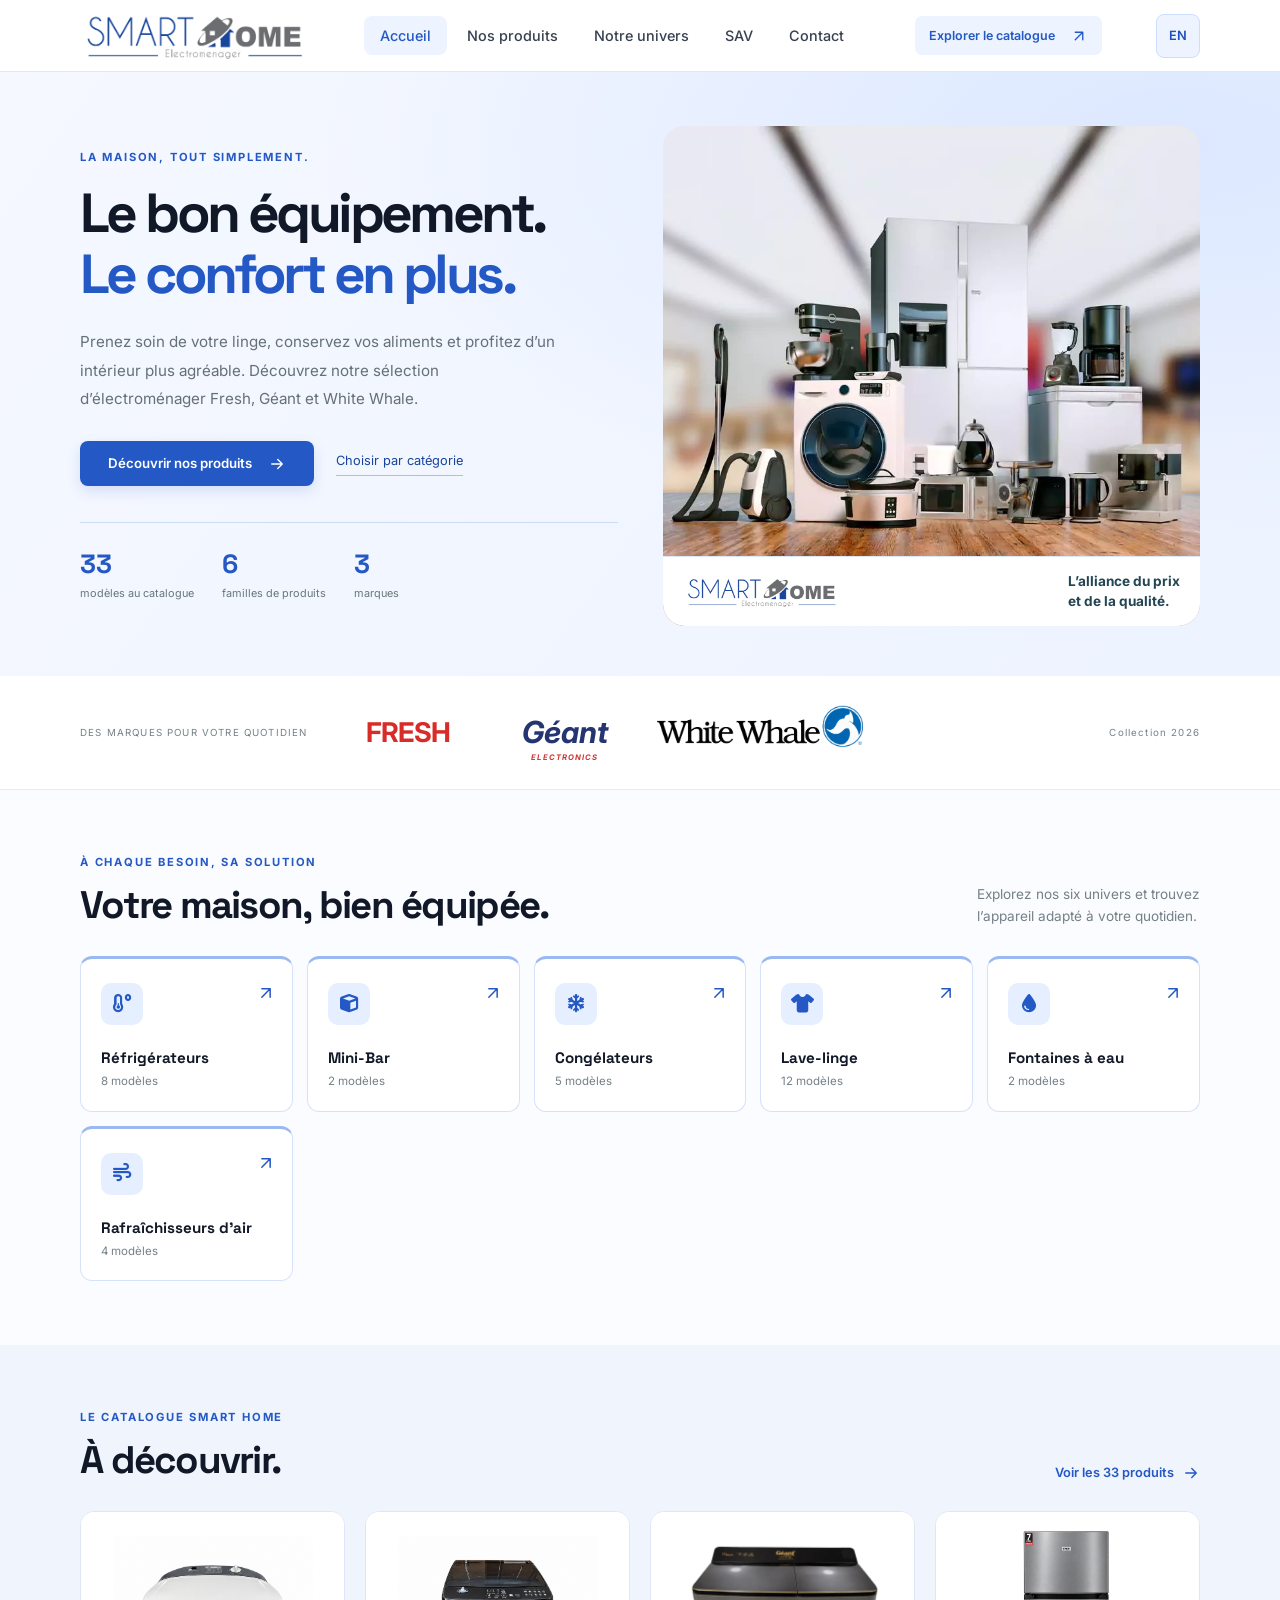
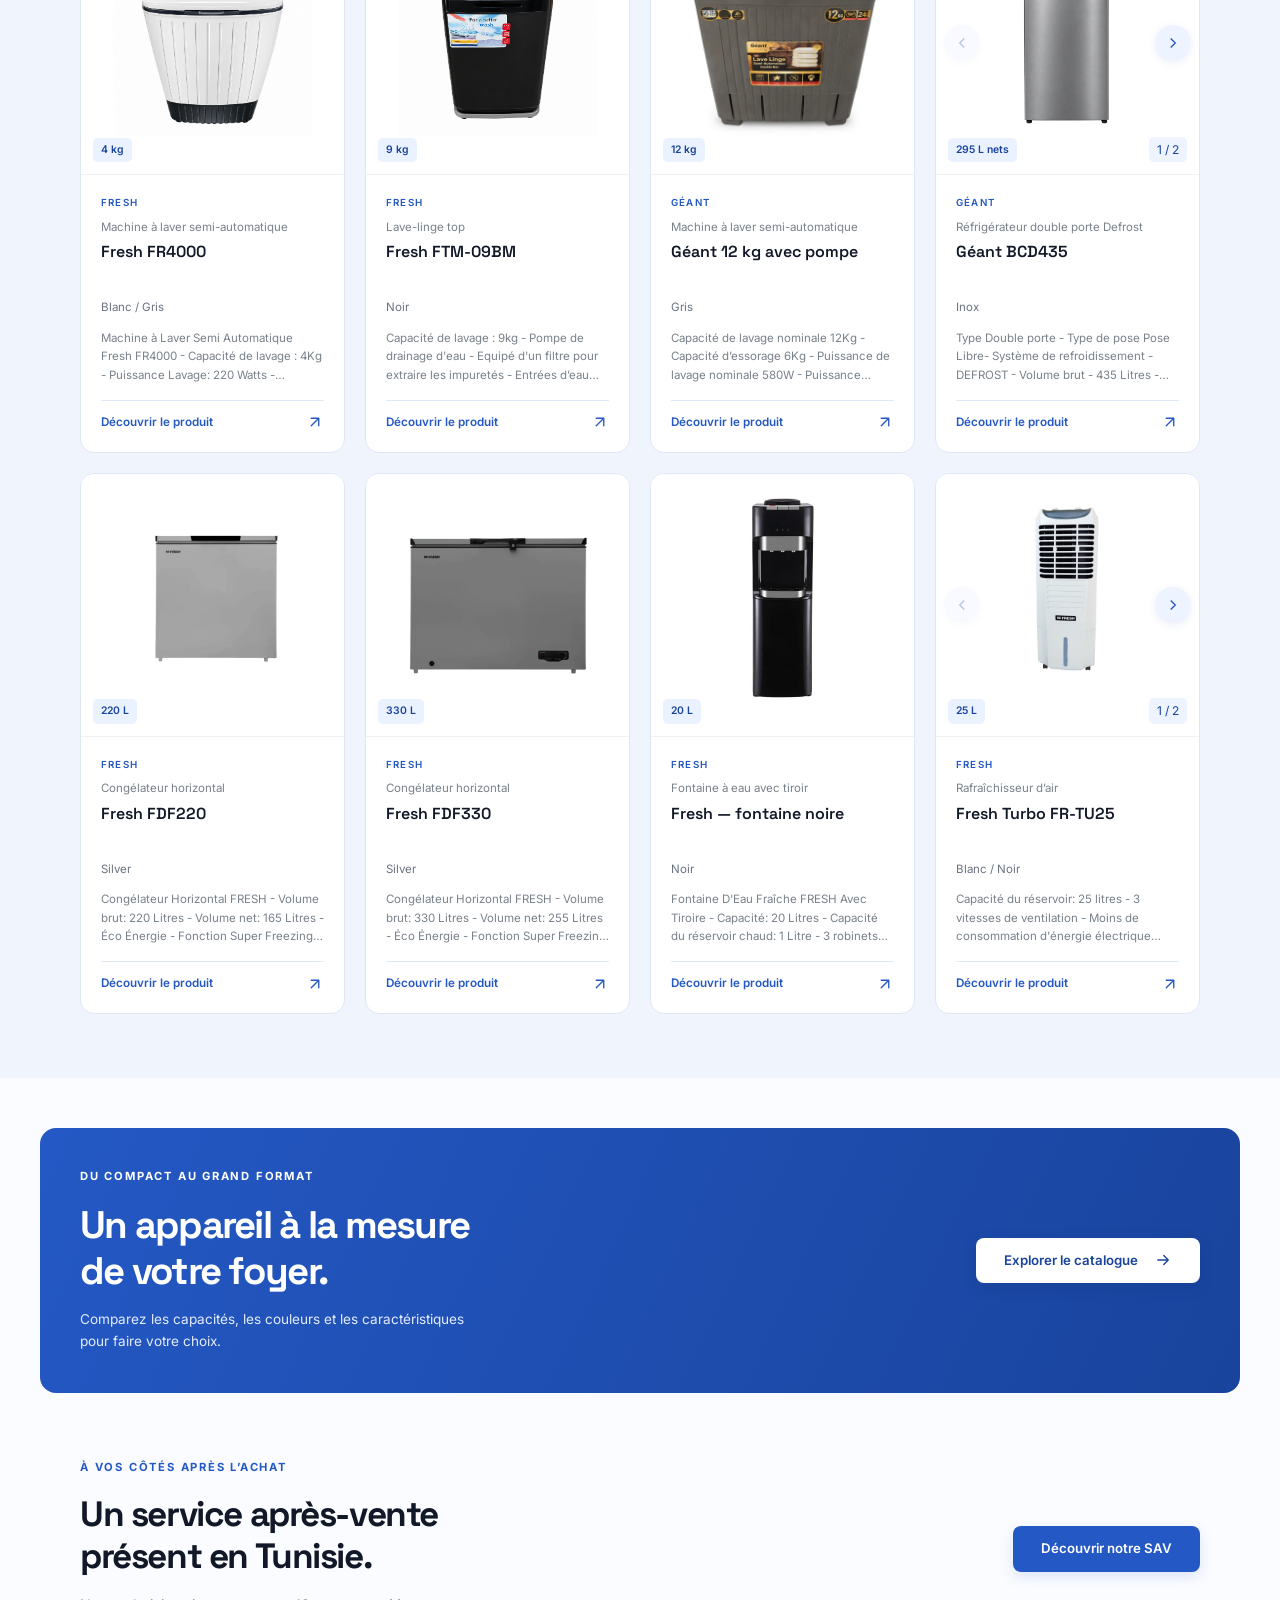
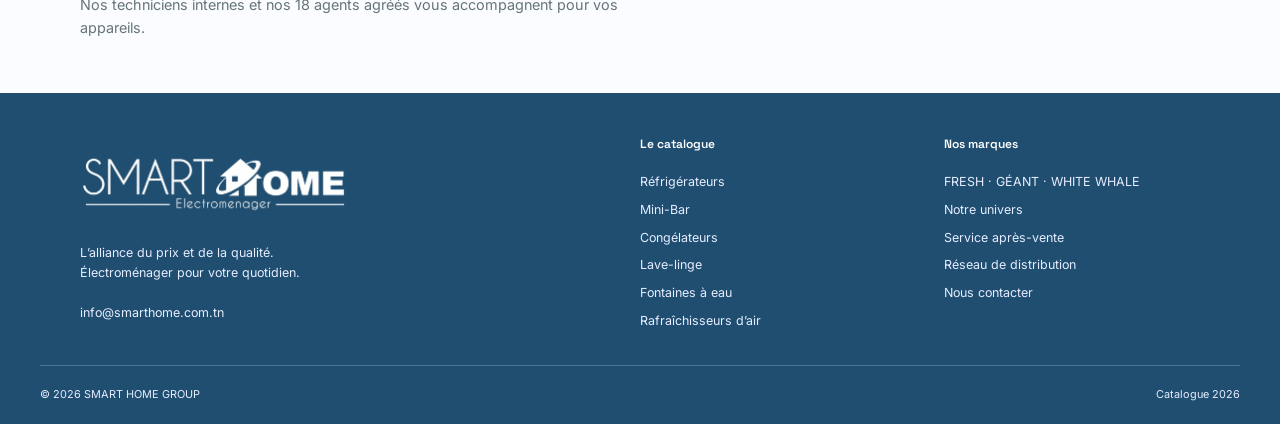
<file: index.html>
<!doctype html><html lang="fr" data-theme="light"><head><meta charset="utf-8"><meta name="viewport" content="width=device-width, initial-scale=1"><title>Accueil | SMART HOME GROUP</title><meta name="description" content="Découvrez les 33 produits électroménagers Fresh, Géant et White Whale de SMART HOME GROUP : lavage, réfrigération, congélation, eau et confort de l’air."><link rel="preconnect" href="https://fonts.googleapis.com"><link rel="preconnect" href="https://fonts.gstatic.com" crossorigin><link href="https://fonts.googleapis.com/css2?family=Inter:wght@400;500;600;700&family=Space+Grotesk:wght@500;600;700&display=swap" rel="stylesheet"><link rel="stylesheet" href="https://cdnjs.cloudflare.com/ajax/libs/font-awesome/6.5.1/css/all.min.css"><link rel="stylesheet" href="assets/css/styles.css"><link rel="stylesheet" href="assets/css/catalogue.css?v=catalogue-final-30"></head><body><a class="skip-link" href="#main">Aller au contenu</a><header class="header"><div class="container header__inner"><a class="logo smart-logo" href="index.html" aria-label="SMART HOME GROUP — Accueil"><img class="brand-logo-image" src="assets/img/smart-home-logo.png" alt="SMART HOME Électroménager" width="526" height="133"></a><nav id="main-navigation" class="nav" aria-label="Navigation principale"><a class="nav__link active" href="index.html">Accueil</a><a class="nav__link " href="products.html">Nos produits</a><a class="nav__link " href="about.html">Notre univers</a><a class="nav__link " href="sav.html">SAV</a><a class="nav__link " href="contact.html">Contact</a></nav><a href="products.html" class="header-catalogue">Explorer le catalogue <span aria-hidden="true"><svg class="ui-arrow" xmlns="http://www.w3.org/2000/svg" viewBox="0 0 24 24" width="18" height="18" fill="none" stroke="currentColor" stroke-width="1.8" stroke-linecap="round" stroke-linejoin="round" aria-hidden="true" focusable="false"><path d="M7 17 17 7M7 7h10v10"/></svg></span></a><button type="button" class="language-toggle" id="language-toggle" aria-label="Switch to English" lang="en">EN</button><button class="burger" aria-controls="main-navigation" aria-label="Ouvrir le menu" aria-expanded="false"><span></span><span></span><span></span></button></div></header><main id="main"><section class="smart-hero"><div class="container hero-layout"><div class="hero-copy"><p class="eyebrow">LA MAISON, TOUT SIMPLEMENT.</p><h1>Le bon équipement.<br><span>Le confort en plus.</span></h1><p class="hero-description">Prenez soin de votre linge, conservez vos aliments et profitez d’un intérieur plus agréable. Découvrez notre sélection d’électroménager Fresh, Géant et White Whale.</p><div class="hero-buttons"><a class="btn btn--primary" href="products.html">Découvrir nos produits <span aria-hidden="true"><svg class="ui-arrow" xmlns="http://www.w3.org/2000/svg" viewBox="0 0 24 24" width="18" height="18" fill="none" stroke="currentColor" stroke-width="1.8" stroke-linecap="round" stroke-linejoin="round" aria-hidden="true" focusable="false"><path d="M5 12h14m-6-6 6 6-6 6"/></svg></span></a><a class="hero-secondary" href="#familles">Choisir par catégorie</a></div><div class="hero-facts"><span><strong>33</strong> modèles au catalogue</span><span><strong>6</strong> familles de produits</span><span><strong>3</strong> marques</span></div></div><div class="hero-visual hero-video-visual"><video id="hero-video" class="hero-video" autoplay muted loop playsinline disablepictureinpicture disableremoteplayback preload="metadata" poster="assets/img/catalogue/maison.webp" aria-label="Présentation animée des appareils SMART HOME GROUP"><source src="assets/video/smart-home-hero-v4.mp4" type="video/mp4"></video><div class="hero-caption"><img class="hero-brand-logo" src="assets/img/smart-home-logo.png" alt="SMART HOME Électroménager" width="526" height="133"><strong>L’alliance du prix<br>et de la qualité.</strong></div></div></div></section><section class="brand-strip"><div class="container"><span>DES MARQUES POUR VOTRE QUOTIDIEN</span><div class="partner-brands" aria-label="Nos marques"><strong class="brand-fresh">FRESH</strong><strong class="brand-geant">Géant<small>ELECTRONICS</small></strong><img class="brand-white-whale" src="assets/img/brands/white-whale-logo.png" alt="White Whale" width="2170" height="725" loading="lazy"></div><span class="catalogue-year">Collection 2026</span></div></section><section class="section" id="familles"><div class="container"><div class="section-heading"><div><p class="eyebrow">À CHAQUE BESOIN, SA SOLUTION</p><h2>Votre maison, bien équipée.</h2></div><p>Explorez nos six univers et trouvez <br>l’appareil adapté à votre quotidien.</p></div><div class="family-grid"><a class="family-card" href="products.html?categorie=refrigeration"><span class="family-icon"><i class="fas fa-temperature-low" aria-hidden="true"></i></span><h3>Réfrigérateurs</h3><p>8 modèles</p><span class="family-arrow" aria-hidden="true"><svg class="ui-arrow" xmlns="http://www.w3.org/2000/svg" viewBox="0 0 24 24" width="18" height="18" fill="none" stroke="currentColor" stroke-width="1.8" stroke-linecap="round" stroke-linejoin="round" aria-hidden="true" focusable="false"><path d="M7 17 17 7M7 7h10v10"/></svg></span></a><a class="family-card" href="products.html?categorie=mini-bar"><span class="family-icon"><i class="fas fa-cube" aria-hidden="true"></i></span><h3>Mini-Bar</h3><p>2 modèles</p><span class="family-arrow" aria-hidden="true"><svg class="ui-arrow" xmlns="http://www.w3.org/2000/svg" viewBox="0 0 24 24" width="18" height="18" fill="none" stroke="currentColor" stroke-width="1.8" stroke-linecap="round" stroke-linejoin="round" aria-hidden="true" focusable="false"><path d="M7 17 17 7M7 7h10v10"/></svg></span></a><a class="family-card" href="products.html?categorie=congelation"><span class="family-icon"><i class="fas fa-snowflake" aria-hidden="true"></i></span><h3>Congélateurs</h3><p>5 modèles</p><span class="family-arrow" aria-hidden="true"><svg class="ui-arrow" xmlns="http://www.w3.org/2000/svg" viewBox="0 0 24 24" width="18" height="18" fill="none" stroke="currentColor" stroke-width="1.8" stroke-linecap="round" stroke-linejoin="round" aria-hidden="true" focusable="false"><path d="M7 17 17 7M7 7h10v10"/></svg></span></a><a class="family-card" href="products.html?categorie=lavage"><span class="family-icon"><i class="fas fa-shirt" aria-hidden="true"></i></span><h3>Lave-linge</h3><p>12 modèles</p><span class="family-arrow" aria-hidden="true"><svg class="ui-arrow" xmlns="http://www.w3.org/2000/svg" viewBox="0 0 24 24" width="18" height="18" fill="none" stroke="currentColor" stroke-width="1.8" stroke-linecap="round" stroke-linejoin="round" aria-hidden="true" focusable="false"><path d="M7 17 17 7M7 7h10v10"/></svg></span></a><a class="family-card" href="products.html?categorie=eau"><span class="family-icon"><i class="fas fa-droplet" aria-hidden="true"></i></span><h3>Fontaines à eau</h3><p>2 modèles</p><span class="family-arrow" aria-hidden="true"><svg class="ui-arrow" xmlns="http://www.w3.org/2000/svg" viewBox="0 0 24 24" width="18" height="18" fill="none" stroke="currentColor" stroke-width="1.8" stroke-linecap="round" stroke-linejoin="round" aria-hidden="true" focusable="false"><path d="M7 17 17 7M7 7h10v10"/></svg></span></a><a class="family-card" href="products.html?categorie=air"><span class="family-icon"><i class="fas fa-wind" aria-hidden="true"></i></span><h3>Rafraîchisseurs d’air</h3><p>4 modèles</p><span class="family-arrow" aria-hidden="true"><svg class="ui-arrow" xmlns="http://www.w3.org/2000/svg" viewBox="0 0 24 24" width="18" height="18" fill="none" stroke="currentColor" stroke-width="1.8" stroke-linecap="round" stroke-linejoin="round" aria-hidden="true" focusable="false"><path d="M7 17 17 7M7 7h10v10"/></svg></span></a></div></div></section><section class="section selection-section"><div class="container"><div class="section-heading"><div><p class="eyebrow">LE CATALOGUE SMART HOME</p><h2>À découvrir.</h2></div><a class="text-link" href="products.html">Voir les 33 produits <svg class="ui-arrow" xmlns="http://www.w3.org/2000/svg" viewBox="0 0 24 24" width="18" height="18" fill="none" stroke="currentColor" stroke-width="1.8" stroke-linecap="round" stroke-linejoin="round" aria-hidden="true" focusable="false"><path d="M5 12h14m-6-6 6 6-6 6"/></svg></a></div><div class="products-grid"><article class="product-card" data-category="lavage" data-subcategory="semi-automatique" data-brand="Fresh" data-capacity="4" data-search="Machine à laver semi-automatique Fresh FR4000 Blanc / Gris 4 kg" id="produit-01">
 <button class="product-card__img" data-detail="produit-01" aria-label="Voir Machine à laver semi-automatique Fresh FR4000"><img src="assets/img/catalogue/produit-01-hd.png" alt="Machine à laver semi-automatique Fresh FR4000, Blanc / Gris" loading="lazy" width="400" height="400"><span class="capacity-pill">4 kg</span></button>

 <div class="product-card__body"><div class="product-card__brand">Fresh</div><p class="product-kind">Machine à laver semi-automatique</p><h3 class="product-card__name">Fresh FR4000</h3><p class="product-color">Blanc / Gris</p><p class="product-excerpt">Machine à Laver Semi Automatique Fresh FR4000 - Capacité de lavage : 4Kg - Puissance Lavage: 220 Watts - Minuterie: 15 minutes - Corps en plastique antichoc - Filtre à peluches - Antibactérien - Facile à transporter - Dimensions: 400 x 350 x 612 mm - Couleur : Blanc - Gris</p><button class="detail-button" data-detail="produit-01">Découvrir le produit <span aria-hidden="true"><svg class="ui-arrow" xmlns="http://www.w3.org/2000/svg" viewBox="0 0 24 24" width="18" height="18" fill="none" stroke="currentColor" stroke-width="1.8" stroke-linecap="round" stroke-linejoin="round" aria-hidden="true" focusable="false"><path d="M7 17 17 7M7 7h10v10"/></svg></span></button></div></article><article class="product-card" data-category="lavage" data-subcategory="top" data-brand="Fresh" data-capacity="9" data-search="Lave-linge top Fresh FTM-09BM Noir 9 kg" id="produit-08">
 <button class="product-card__img" data-detail="produit-08" aria-label="Voir Lave-linge top Fresh FTM-09BM"><img src="assets/img/catalogue/produit-08-hd.png" alt="Lave-linge top Fresh FTM-09BM, Noir" loading="lazy" width="400" height="400"><span class="capacity-pill">9 kg</span></button>

 <div class="product-card__body"><div class="product-card__brand">Fresh</div><p class="product-kind">Lave-linge top</p><h3 class="product-card__name">Fresh FTM-09BM</h3><p class="product-color">Noir</p><p class="product-excerpt">Capacité de lavage : 9kg - Pompe de drainage d&#x27;eau - Equipé d&#x27;un filtre pour extraire les impuretés - Entrées d’eau (froides) - Réduit jusqu’à 60 % la consommation d’électricité et d’eau - Augmente l’efficacité du détergent - Contrôle complet de fonctionnement via un système intelligent adapté à tous les besoins - Le système intelligent pour traiter différents types de tissus - Moins de bruit et de vibrations - Dimensions: 950 x 550 x 565 mm - Couleur : Noir</p><button class="detail-button" data-detail="produit-08">Découvrir le produit <span aria-hidden="true"><svg class="ui-arrow" xmlns="http://www.w3.org/2000/svg" viewBox="0 0 24 24" width="18" height="18" fill="none" stroke="currentColor" stroke-width="1.8" stroke-linecap="round" stroke-linejoin="round" aria-hidden="true" focusable="false"><path d="M7 17 17 7M7 7h10v10"/></svg></span></button></div></article><article class="product-card" data-category="lavage" data-subcategory="semi-automatique" data-brand="Géant" data-capacity="12" data-search="Machine à laver semi-automatique Géant 12 kg avec pompe Gris 12 kg" id="produit-25">
 <button class="product-card__img" data-detail="produit-25" aria-label="Voir Machine à laver semi-automatique Géant 12 kg avec pompe"><img src="assets/img/catalogue/produit-25.webp" alt="Machine à laver semi-automatique Géant 12 kg avec pompe, Gris" loading="lazy" width="400" height="400"><span class="capacity-pill">12 kg</span></button>

 <div class="product-card__body"><div class="product-card__brand">Géant</div><p class="product-kind">Machine à laver semi-automatique</p><h3 class="product-card__name">Géant 12 kg avec pompe</h3><p class="product-color">Gris</p><p class="product-excerpt">Capacité de lavage nominale 12Kg - Capacité d’essorage 6Kg - Puissance de lavage nominale 580W - Puissance d’essorage nominale 200W - Poids net 28Kg - Dimensions 876*496*1050mm</p><button class="detail-button" data-detail="produit-25">Découvrir le produit <span aria-hidden="true"><svg class="ui-arrow" xmlns="http://www.w3.org/2000/svg" viewBox="0 0 24 24" width="18" height="18" fill="none" stroke="currentColor" stroke-width="1.8" stroke-linecap="round" stroke-linejoin="round" aria-hidden="true" focusable="false"><path d="M7 17 17 7M7 7h10v10"/></svg></span></button></div></article><article class="product-card" data-category="refrigeration" data-subcategory="defrost" data-brand="Géant" data-capacity="295" data-search="Réfrigérateur double porte Defrost Géant BCD435 Inox 295 L nets" id="produit-23">
 <div class="product-card__img gallery-frame" data-gallery aria-label="Photos du Géant BCD435"><div class="gallery-track" tabindex="0" aria-label="Faites défiler les photos"><button type="button" class="gallery-slide" data-detail="produit-23" aria-label="Ouvrir la fiche de Géant BCD435"><img src="assets/img/catalogue/geant-bcd435-ferme-transparent.png" alt="Géant BCD435 — vue extérieure" loading="lazy" width="1086" height="1448"></button><button type="button" class="gallery-slide" data-detail="produit-23" aria-label="Ouvrir la fiche de Géant BCD435"><img src="assets/img/catalogue/geant-bcd435-ouvert-transparent.png" alt="Géant BCD435 — vue intérieure" loading="lazy" width="1086" height="1448"></button></div><span class="capacity-pill">295 L nets</span><div class="gallery-controls"><button type="button" data-gallery-prev aria-label="Photo précédente"><svg width="18" height="18" viewBox="0 0 24 24" fill="none" stroke="currentColor" stroke-width="1.8" aria-hidden="true"><path d="M15 6 9 12l6 6"/></svg></button><span class="gallery-position" aria-live="polite">1 / 2</span><button type="button" data-gallery-next aria-label="Photo suivante"><svg width="18" height="18" viewBox="0 0 24 24" fill="none" stroke="currentColor" stroke-width="1.8" aria-hidden="true"><path d="m9 6 6 6-6 6"/></svg></button></div></div>

 <div class="product-card__body"><div class="product-card__brand">Géant</div><p class="product-kind">Réfrigérateur double porte Defrost</p><h3 class="product-card__name">Géant BCD435</h3><p class="product-color">Inox</p><p class="product-excerpt">Type Double porte - Type de pose Pose Libre- Système de refroidissement - DEFROST - Volume brut - 435 Litres - Volume net - 295 Litres - Couleur Inox</p><button class="detail-button" data-detail="produit-23">Découvrir le produit <span aria-hidden="true"><svg class="ui-arrow" xmlns="http://www.w3.org/2000/svg" viewBox="0 0 24 24" width="18" height="18" fill="none" stroke="currentColor" stroke-width="1.8" stroke-linecap="round" stroke-linejoin="round" aria-hidden="true" focusable="false"><path d="M7 17 17 7M7 7h10v10"/></svg></span></button></div></article><article class="product-card" data-category="congelation" data-subcategory="" data-brand="Fresh" data-capacity="220" data-search="Congélateur horizontal Fresh FDF220 Silver 220 L" id="produit-12">
 <button class="product-card__img" data-detail="produit-12" aria-label="Voir Congélateur horizontal Fresh FDF220"><img src="assets/img/catalogue/produit-12.webp" alt="Congélateur horizontal Fresh FDF220, Silver" loading="lazy" width="400" height="400"><span class="capacity-pill">220 L</span></button>

 <div class="product-card__body"><div class="product-card__brand">Fresh</div><p class="product-kind">Congélateur horizontal</p><h3 class="product-card__name">Fresh FDF220</h3><p class="product-color">Silver</p><p class="product-excerpt">Congélateur Horizontal FRESH - Volume brut: 220 Litres - Volume net: 165 Litres - Éco Énergie - Fonction Super Freezing - Degré de congélation le plus élevé: -32 degrés - Isolation de la porte de 7 cm - Cadre de porte: en caoutchouc - Bio Shield Anti- Bactria - Cavité interne est en aluminium granulé - Dimensions: H x L x P: 87.5 x 71.5 x 70.5 cm - Couleur: Silver</p><button class="detail-button" data-detail="produit-12">Découvrir le produit <span aria-hidden="true"><svg class="ui-arrow" xmlns="http://www.w3.org/2000/svg" viewBox="0 0 24 24" width="18" height="18" fill="none" stroke="currentColor" stroke-width="1.8" stroke-linecap="round" stroke-linejoin="round" aria-hidden="true" focusable="false"><path d="M7 17 17 7M7 7h10v10"/></svg></span></button></div></article><article class="product-card" data-category="congelation" data-subcategory="" data-brand="Fresh" data-capacity="330" data-search="Congélateur horizontal Fresh FDF330 Silver 330 L" id="produit-14">
 <button class="product-card__img" data-detail="produit-14" aria-label="Voir Congélateur horizontal Fresh FDF330"><img src="assets/img/catalogue/produit-14.webp" alt="Congélateur horizontal Fresh FDF330, Silver" loading="lazy" width="400" height="400"><span class="capacity-pill">330 L</span></button>

 <div class="product-card__body"><div class="product-card__brand">Fresh</div><p class="product-kind">Congélateur horizontal</p><h3 class="product-card__name">Fresh FDF330</h3><p class="product-color">Silver</p><p class="product-excerpt">Congélateur Horizontal FRESH - Volume brut: 330 Litres - Volume net: 255 Litres - Éco Énergie - Fonction Super Freezing - Degré de congélation le plus élevé: -32 degrés - Isolation de la porte de 7 cm - Cadre de porte: en caoutchouc - Bio Shield Anti- Bactria - Cavité interne est en aluminium granulé - Dimensions: H x L x P: 87.5 x 100.5 x 70.5 cm - Couleur: Silve</p><button class="detail-button" data-detail="produit-14">Découvrir le produit <span aria-hidden="true"><svg class="ui-arrow" xmlns="http://www.w3.org/2000/svg" viewBox="0 0 24 24" width="18" height="18" fill="none" stroke="currentColor" stroke-width="1.8" stroke-linecap="round" stroke-linejoin="round" aria-hidden="true" focusable="false"><path d="M7 17 17 7M7 7h10v10"/></svg></span></button></div></article><article class="product-card" data-category="eau" data-subcategory="" data-brand="Fresh" data-capacity="20" data-search="Fontaine à eau avec tiroir Fresh — fontaine noire Noir 20 L" id="produit-16">
 <button class="product-card__img" data-detail="produit-16" aria-label="Voir Fontaine à eau avec tiroir Fresh — fontaine noire"><img src="assets/img/catalogue/produit-16.webp" alt="Fontaine à eau avec tiroir Fresh — fontaine noire, Noir" loading="lazy" width="400" height="400"><span class="capacity-pill">20 L</span></button>

 <div class="product-card__body"><div class="product-card__brand">Fresh</div><p class="product-kind">Fontaine à eau avec tiroir</p><h3 class="product-card__name">Fresh — fontaine noire</h3><p class="product-color">Noir</p><p class="product-excerpt">Fontaine D&#x27;Eau Fraîche FRESH Avec Tiroire - Capacité: 20 Litres - Capacité du réservoir chaud: 1 Litre - 3 robinets ergonomique - Distributeur d&#x27;eau: Chaud - froid et Tiède - fréquence : 50-60HZ - Matériau de réservoir: Acier inoxydable - Compresseur haute performance - Contrôle facile de robinet - R134a - Dimensions HxPxL: 93.3 x 33 x 32.2 cm - Couleur: Noir</p><button class="detail-button" data-detail="produit-16">Découvrir le produit <span aria-hidden="true"><svg class="ui-arrow" xmlns="http://www.w3.org/2000/svg" viewBox="0 0 24 24" width="18" height="18" fill="none" stroke="currentColor" stroke-width="1.8" stroke-linecap="round" stroke-linejoin="round" aria-hidden="true" focusable="false"><path d="M7 17 17 7M7 7h10v10"/></svg></span></button></div></article><article class="product-card" data-category="air" data-subcategory="" data-brand="Fresh" data-capacity="25" data-search="Rafraîchisseur d’air Fresh Turbo FR-TU25 Blanc / Noir 25 L" id="produit-18">
 <div class="product-card__img gallery-frame" data-gallery aria-label="Photos du Fresh Turbo FR-TU25"><div class="gallery-track" tabindex="0" aria-label="Faites défiler les photos"><button type="button" class="gallery-slide" data-detail="produit-18" aria-label="Ouvrir la fiche de Fresh Turbo FR-TU25"><img src="assets/img/catalogue/produit-18.webp" alt="Fresh Turbo FR-TU25 — vue blanche" loading="lazy" width="1086" height="1448"></button><button type="button" class="gallery-slide" data-detail="produit-18" aria-label="Ouvrir la fiche de Fresh Turbo FR-TU25"><img src="assets/img/catalogue/fresh-fr-tu25-noir-transparent.png" alt="Fresh Turbo FR-TU25 — vue noire et dorée avec télécommande" loading="lazy" width="1086" height="1448"></button></div><span class="capacity-pill">25 L</span><div class="gallery-controls"><button type="button" data-gallery-prev aria-label="Photo précédente"><svg width="18" height="18" viewBox="0 0 24 24" fill="none" stroke="currentColor" stroke-width="1.8" aria-hidden="true"><path d="M15 6 9 12l6 6"/></svg></button><span class="gallery-position" aria-live="polite">1 / 2</span><button type="button" data-gallery-next aria-label="Photo suivante"><svg width="18" height="18" viewBox="0 0 24 24" fill="none" stroke="currentColor" stroke-width="1.8" aria-hidden="true"><path d="m9 6 6 6-6 6"/></svg></button></div></div>

 <div class="product-card__body"><div class="product-card__brand">Fresh</div><p class="product-kind">Rafraîchisseur d’air</p><h3 class="product-card__name">Fresh Turbo FR-TU25</h3><p class="product-color">Blanc / Noir</p><p class="product-excerpt">Capacité du réservoir: 25 litres - 3 vitesses de ventilation - Moins de consommation d&#x27;énergie électrique Filtre à poussière amovible - Équipé d&#x27;un indicateur de remplissage d&#x27;eau Équipé de 4 roues pour un déplacement facile Distribution automatique des courants d&#x27;air froid Une place spéciale au sommet pour mettre de la glace Couvre une superficie de 20 mètres carrés Couleur: Blanc / Noir Dimension: 96.8 x 32.5 x 38.8 cm</p><button class="detail-button" data-detail="produit-18">Découvrir le produit <span aria-hidden="true"><svg class="ui-arrow" xmlns="http://www.w3.org/2000/svg" viewBox="0 0 24 24" width="18" height="18" fill="none" stroke="currentColor" stroke-width="1.8" stroke-linecap="round" stroke-linejoin="round" aria-hidden="true" focusable="false"><path d="M7 17 17 7M7 7h10v10"/></svg></span></button></div></article></div></div></section><section class="container home-callout"><div><p class="eyebrow">DU COMPACT AU GRAND FORMAT</p><h2>Un appareil à la mesure<br>de votre foyer.</h2><p>Comparez les capacités, les couleurs et les caractéristiques<br>pour faire votre choix.</p></div><a class="btn btn--primary" href="products.html">Explorer le catalogue <svg class="ui-arrow" xmlns="http://www.w3.org/2000/svg" viewBox="0 0 24 24" width="18" height="18" fill="none" stroke="currentColor" stroke-width="1.8" stroke-linecap="round" stroke-linejoin="round" aria-hidden="true" focusable="false"><path d="M5 12h14m-6-6 6 6-6 6"/></svg></a></section><section class="container sav-home-banner"><div><p class="eyebrow">À VOS CÔTÉS APRÈS L’ACHAT</p><h2>Un service après-vente<br>présent en Tunisie.</h2><p>Nos techniciens internes et nos 18 agents agréés vous accompagnent pour vos appareils.</p></div><a class="btn btn--primary" href="sav.html">Découvrir notre SAV</a></section></main><footer class="footer"><div class="container smart-footer"><div><a class="footer__brand footer-logo" href="index.html" aria-label="SMART HOME GROUP — Accueil"><img src="assets/img/smart-home-logo-transparent.png" alt="SMART HOME Électroménager" width="2170" height="725" loading="lazy"></a><p class="footer__desc">L’alliance du prix et de la qualité.<br>Électroménager pour votre quotidien.</p><a href="mailto:info@smarthome.com.tn">info@smarthome.com.tn</a></div><div><h2 class="footer__heading">Le catalogue</h2><a href="products.html?categorie=refrigeration">Réfrigérateurs</a><a href="products.html?categorie=mini-bar">Mini-Bar</a><a href="products.html?categorie=congelation">Congélateurs</a><a href="products.html?categorie=lavage">Lave-linge</a><a href="products.html?categorie=eau">Fontaines à eau</a><a href="products.html?categorie=air">Rafraîchisseurs d’air</a></div><div><h2 class="footer__heading">Nos marques</h2><p>FRESH · GÉANT · WHITE WHALE</p><a href="about.html">Notre univers</a><a href="sav.html">Service après-vente</a><a href="sav.html#reseau-distribution">Réseau de distribution</a><a href="contact.html">Nous contacter</a></div></div><div class="container footer__bottom"><span>© <span data-year></span> SMART HOME GROUP</span><span>Catalogue 2026</span></div></footer><dialog id="product-dialog" aria-labelledby="detail-title"><button class="dialog-close" aria-label="Fermer la fiche">✕</button><div class="detail-layout"><div class="detail-visual"><img id="detail-image" alt=""></div><div class="detail-content"><p id="detail-brand" class="eyebrow"></p><h2 id="detail-title"></h2><p id="detail-type"></p><div id="detail-tags" class="detail-tags"></div><h3>Description & caractéristiques</h3><p id="detail-description"></p><p id="detail-note" class="detail-note" hidden></p><a id="detail-contact" class="btn btn--primary" href="contact.html">Contacter notre équipe</a><p class="price-note">Prix et disponibilité sur demande.</p></div></div></dialog><script src="assets/js/products-data.js?v=af1ff08aa82b"></script><script src="assets/js/main.js"></script><script src="assets/js/catalogue.js?v=catalogue-final-30"></script><script src="assets/js/i18n-data.js?v=af1ff08aa82b"></script><script src="assets/js/i18n.js?v=1"></script></body></html>
</file>
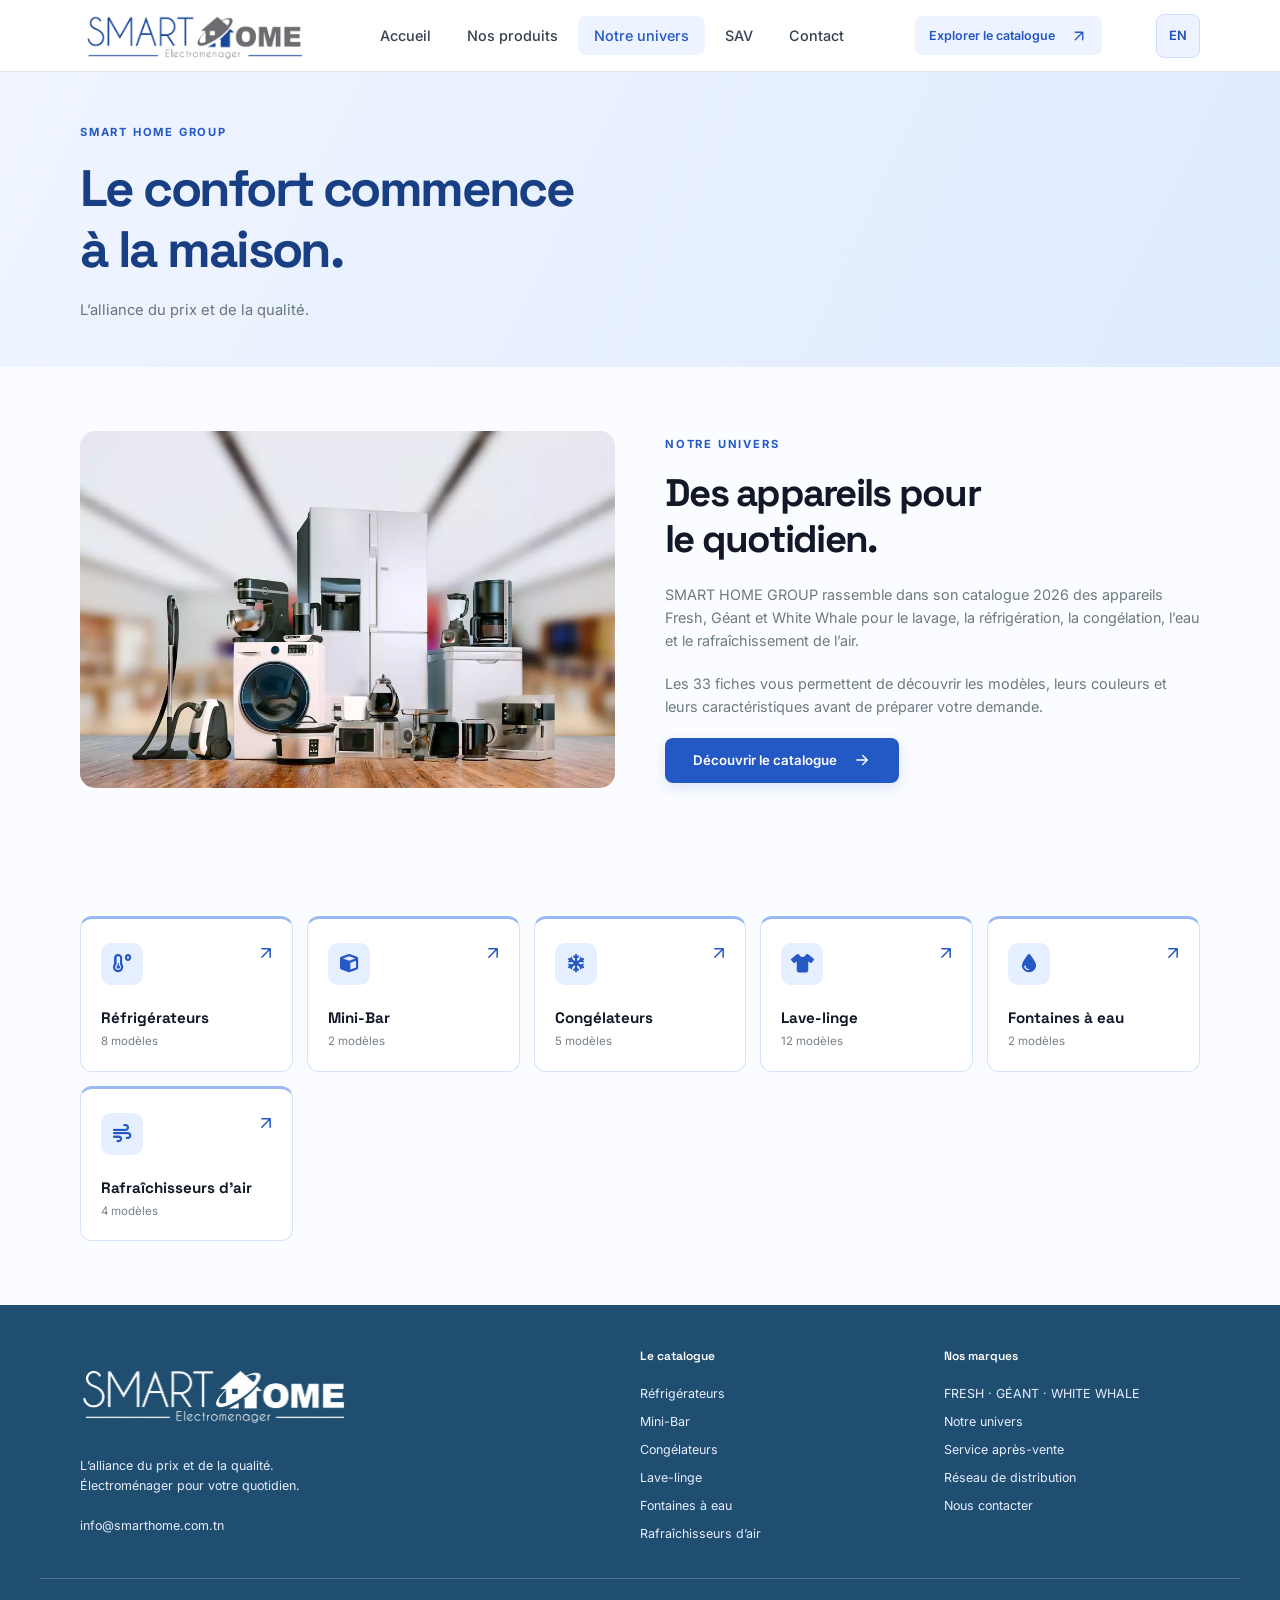
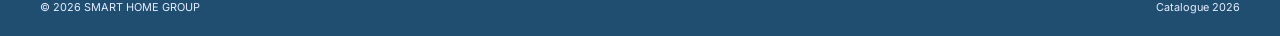
<file: about.html>
<!doctype html><html lang="fr" data-theme="light"><head><meta charset="utf-8"><meta name="viewport" content="width=device-width, initial-scale=1"><title>Notre univers | SMART HOME GROUP</title><meta name="description" content="L’univers électroménager de SMART HOME GROUP et les marques Fresh, Géant et White Whale."><link rel="preconnect" href="https://fonts.googleapis.com"><link rel="preconnect" href="https://fonts.gstatic.com" crossorigin><link href="https://fonts.googleapis.com/css2?family=Inter:wght@400;500;600;700&family=Space+Grotesk:wght@500;600;700&display=swap" rel="stylesheet"><link rel="stylesheet" href="https://cdnjs.cloudflare.com/ajax/libs/font-awesome/6.5.1/css/all.min.css"><link rel="stylesheet" href="assets/css/styles.css"><link rel="stylesheet" href="assets/css/catalogue.css?v=catalogue-final-30"></head><body><a class="skip-link" href="#main">Aller au contenu</a><header class="header"><div class="container header__inner"><a class="logo smart-logo" href="index.html" aria-label="SMART HOME GROUP — Accueil"><img class="brand-logo-image" src="assets/img/smart-home-logo.png" alt="SMART HOME Électroménager" width="526" height="133"></a><nav id="main-navigation" class="nav" aria-label="Navigation principale"><a class="nav__link " href="index.html">Accueil</a><a class="nav__link " href="products.html">Nos produits</a><a class="nav__link active" href="about.html">Notre univers</a><a class="nav__link " href="sav.html">SAV</a><a class="nav__link " href="contact.html">Contact</a></nav><a href="products.html" class="header-catalogue">Explorer le catalogue <span aria-hidden="true"><svg class="ui-arrow" xmlns="http://www.w3.org/2000/svg" viewBox="0 0 24 24" width="18" height="18" fill="none" stroke="currentColor" stroke-width="1.8" stroke-linecap="round" stroke-linejoin="round" aria-hidden="true" focusable="false"><path d="M7 17 17 7M7 7h10v10"/></svg></span></a><button type="button" class="language-toggle" id="language-toggle" aria-label="Switch to English" lang="en">EN</button><button class="burger" aria-controls="main-navigation" aria-label="Ouvrir le menu" aria-expanded="false"><span></span><span></span><span></span></button></div></header><main id="main"><section class="catalogue-intro"><div class="container"><p class="eyebrow">SMART HOME GROUP</p><h1>Le confort commence<br>à la maison.</h1><p>L’alliance du prix et de la qualité.</p></div></section><section class="section"><div class="container about-layout"><img src="assets/img/catalogue/maison.webp" alt="Univers électroménager SMART HOME GROUP" width="1000" height="666"><div><p class="eyebrow">NOTRE UNIVERS</p><h2>Des appareils pour<br>le quotidien.</h2><p>SMART HOME GROUP rassemble dans son catalogue 2026 des appareils Fresh, Géant et White Whale pour le lavage, la réfrigération, la congélation, l’eau et le rafraîchissement de l’air.</p><p>Les 33 fiches vous permettent de découvrir les modèles, leurs couleurs et leurs caractéristiques avant de préparer votre demande.</p><a class="btn btn--primary" href="products.html">Découvrir le catalogue <svg class="ui-arrow" xmlns="http://www.w3.org/2000/svg" viewBox="0 0 24 24" width="18" height="18" fill="none" stroke="currentColor" stroke-width="1.8" stroke-linecap="round" stroke-linejoin="round" aria-hidden="true" focusable="false"><path d="M5 12h14m-6-6 6 6-6 6"/></svg></a></div></div></section><section class="section"><div class="container family-grid"><a class="family-card" href="products.html?categorie=refrigeration"><span class="family-icon"><i class="fas fa-temperature-low" aria-hidden="true"></i></span><h3>Réfrigérateurs</h3><p>8 modèles</p><span class="family-arrow" aria-hidden="true"><svg class="ui-arrow" xmlns="http://www.w3.org/2000/svg" viewBox="0 0 24 24" width="18" height="18" fill="none" stroke="currentColor" stroke-width="1.8" stroke-linecap="round" stroke-linejoin="round" aria-hidden="true" focusable="false"><path d="M7 17 17 7M7 7h10v10"/></svg></span></a><a class="family-card" href="products.html?categorie=mini-bar"><span class="family-icon"><i class="fas fa-cube" aria-hidden="true"></i></span><h3>Mini-Bar</h3><p>2 modèles</p><span class="family-arrow" aria-hidden="true"><svg class="ui-arrow" xmlns="http://www.w3.org/2000/svg" viewBox="0 0 24 24" width="18" height="18" fill="none" stroke="currentColor" stroke-width="1.8" stroke-linecap="round" stroke-linejoin="round" aria-hidden="true" focusable="false"><path d="M7 17 17 7M7 7h10v10"/></svg></span></a><a class="family-card" href="products.html?categorie=congelation"><span class="family-icon"><i class="fas fa-snowflake" aria-hidden="true"></i></span><h3>Congélateurs</h3><p>5 modèles</p><span class="family-arrow" aria-hidden="true"><svg class="ui-arrow" xmlns="http://www.w3.org/2000/svg" viewBox="0 0 24 24" width="18" height="18" fill="none" stroke="currentColor" stroke-width="1.8" stroke-linecap="round" stroke-linejoin="round" aria-hidden="true" focusable="false"><path d="M7 17 17 7M7 7h10v10"/></svg></span></a><a class="family-card" href="products.html?categorie=lavage"><span class="family-icon"><i class="fas fa-shirt" aria-hidden="true"></i></span><h3>Lave-linge</h3><p>12 modèles</p><span class="family-arrow" aria-hidden="true"><svg class="ui-arrow" xmlns="http://www.w3.org/2000/svg" viewBox="0 0 24 24" width="18" height="18" fill="none" stroke="currentColor" stroke-width="1.8" stroke-linecap="round" stroke-linejoin="round" aria-hidden="true" focusable="false"><path d="M7 17 17 7M7 7h10v10"/></svg></span></a><a class="family-card" href="products.html?categorie=eau"><span class="family-icon"><i class="fas fa-droplet" aria-hidden="true"></i></span><h3>Fontaines à eau</h3><p>2 modèles</p><span class="family-arrow" aria-hidden="true"><svg class="ui-arrow" xmlns="http://www.w3.org/2000/svg" viewBox="0 0 24 24" width="18" height="18" fill="none" stroke="currentColor" stroke-width="1.8" stroke-linecap="round" stroke-linejoin="round" aria-hidden="true" focusable="false"><path d="M7 17 17 7M7 7h10v10"/></svg></span></a><a class="family-card" href="products.html?categorie=air"><span class="family-icon"><i class="fas fa-wind" aria-hidden="true"></i></span><h3>Rafraîchisseurs d’air</h3><p>4 modèles</p><span class="family-arrow" aria-hidden="true"><svg class="ui-arrow" xmlns="http://www.w3.org/2000/svg" viewBox="0 0 24 24" width="18" height="18" fill="none" stroke="currentColor" stroke-width="1.8" stroke-linecap="round" stroke-linejoin="round" aria-hidden="true" focusable="false"><path d="M7 17 17 7M7 7h10v10"/></svg></span></a></div></section></main><footer class="footer"><div class="container smart-footer"><div><a class="footer__brand footer-logo" href="index.html" aria-label="SMART HOME GROUP — Accueil"><img src="assets/img/smart-home-logo-transparent.png" alt="SMART HOME Électroménager" width="2170" height="725" loading="lazy"></a><p class="footer__desc">L’alliance du prix et de la qualité.<br>Électroménager pour votre quotidien.</p><a href="mailto:info@smarthome.com.tn">info@smarthome.com.tn</a></div><div><h2 class="footer__heading">Le catalogue</h2><a href="products.html?categorie=refrigeration">Réfrigérateurs</a><a href="products.html?categorie=mini-bar">Mini-Bar</a><a href="products.html?categorie=congelation">Congélateurs</a><a href="products.html?categorie=lavage">Lave-linge</a><a href="products.html?categorie=eau">Fontaines à eau</a><a href="products.html?categorie=air">Rafraîchisseurs d’air</a></div><div><h2 class="footer__heading">Nos marques</h2><p>FRESH · GÉANT · WHITE WHALE</p><a href="about.html">Notre univers</a><a href="sav.html">Service après-vente</a><a href="sav.html#reseau-distribution">Réseau de distribution</a><a href="contact.html">Nous contacter</a></div></div><div class="container footer__bottom"><span>© <span data-year></span> SMART HOME GROUP</span><span>Catalogue 2026</span></div></footer><dialog id="product-dialog" aria-labelledby="detail-title"><button class="dialog-close" aria-label="Fermer la fiche">✕</button><div class="detail-layout"><div class="detail-visual"><img id="detail-image" alt=""></div><div class="detail-content"><p id="detail-brand" class="eyebrow"></p><h2 id="detail-title"></h2><p id="detail-type"></p><div id="detail-tags" class="detail-tags"></div><h3>Description & caractéristiques</h3><p id="detail-description"></p><p id="detail-note" class="detail-note" hidden></p><a id="detail-contact" class="btn btn--primary" href="contact.html">Contacter notre équipe</a><p class="price-note">Prix et disponibilité sur demande.</p></div></div></dialog><script src="assets/js/products-data.js?v=af1ff08aa82b"></script><script src="assets/js/main.js"></script><script src="assets/js/catalogue.js?v=catalogue-final-30"></script><script src="assets/js/i18n-data.js?v=af1ff08aa82b"></script><script src="assets/js/i18n.js?v=1"></script></body></html>
</file>
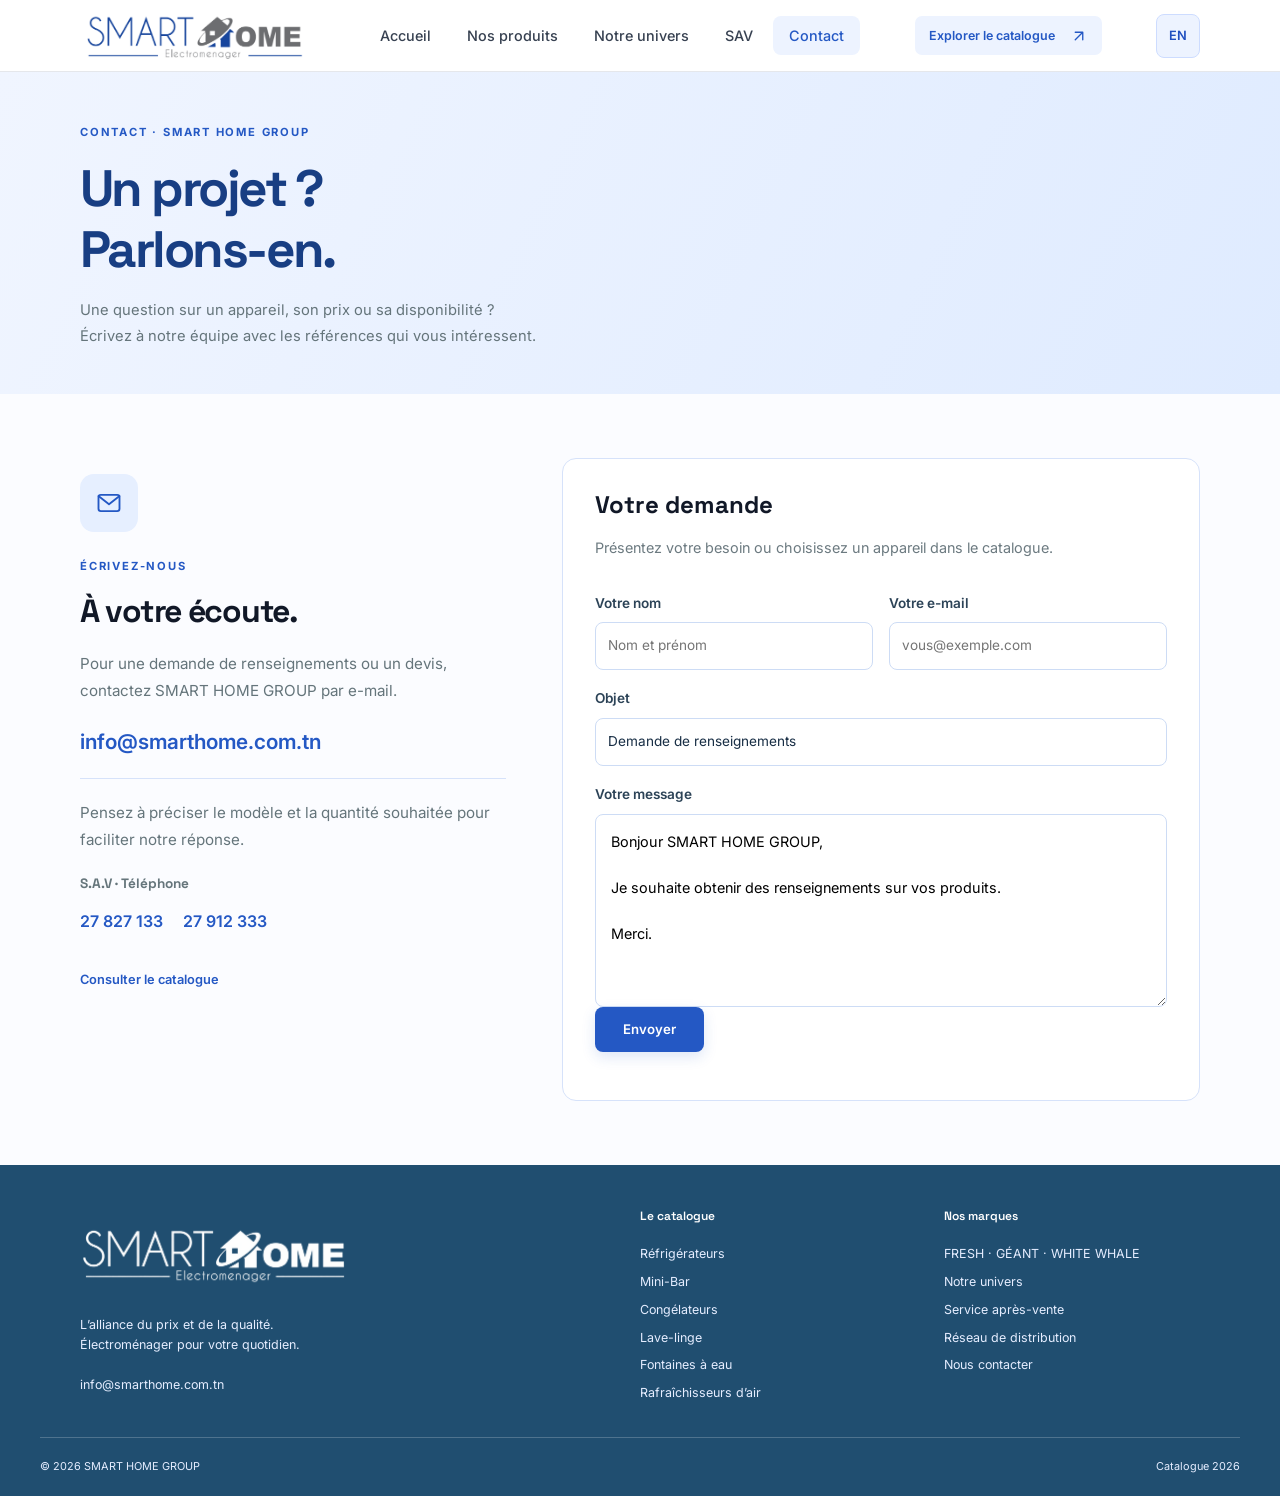
<file: contact.html>
<!doctype html><html lang="fr" data-theme="light"><head><meta charset="utf-8"><meta name="viewport" content="width=device-width, initial-scale=1"><title>Contact | SMART HOME GROUP</title><meta name="description" content="Contactez SMART HOME GROUP à info@smarthome.com.tn pour vos demandes de prix, de disponibilité et de renseignements."><link rel="preconnect" href="https://fonts.googleapis.com"><link rel="preconnect" href="https://fonts.gstatic.com" crossorigin><link href="https://fonts.googleapis.com/css2?family=Inter:wght@400;500;600;700&family=Space+Grotesk:wght@500;600;700&display=swap" rel="stylesheet"><link rel="stylesheet" href="https://cdnjs.cloudflare.com/ajax/libs/font-awesome/6.5.1/css/all.min.css"><link rel="stylesheet" href="assets/css/styles.css"><link rel="stylesheet" href="assets/css/catalogue.css?v=catalogue-final-30"></head><body><a class="skip-link" href="#main">Aller au contenu</a><header class="header"><div class="container header__inner"><a class="logo smart-logo" href="index.html" aria-label="SMART HOME GROUP — Accueil"><img class="brand-logo-image" src="assets/img/smart-home-logo.png" alt="SMART HOME Électroménager" width="526" height="133"></a><nav id="main-navigation" class="nav" aria-label="Navigation principale"><a class="nav__link " href="index.html">Accueil</a><a class="nav__link " href="products.html">Nos produits</a><a class="nav__link " href="about.html">Notre univers</a><a class="nav__link " href="sav.html">SAV</a><a class="nav__link active" href="contact.html">Contact</a></nav><a href="products.html" class="header-catalogue">Explorer le catalogue <span aria-hidden="true"><svg class="ui-arrow" xmlns="http://www.w3.org/2000/svg" viewBox="0 0 24 24" width="18" height="18" fill="none" stroke="currentColor" stroke-width="1.8" stroke-linecap="round" stroke-linejoin="round" aria-hidden="true" focusable="false"><path d="M7 17 17 7M7 7h10v10"/></svg></span></a><button type="button" class="language-toggle" id="language-toggle" aria-label="Switch to English" lang="en">EN</button><button class="burger" aria-controls="main-navigation" aria-label="Ouvrir le menu" aria-expanded="false"><span></span><span></span><span></span></button></div></header><main id="main"><section class="catalogue-intro"><div class="container"><p class="eyebrow">CONTACT · SMART HOME GROUP</p><h1>Un projet ?<br>Parlons-en.</h1><p>Une question sur un appareil, son prix ou sa disponibilité ?<br>Écrivez à notre équipe avec les références qui vous intéressent.</p></div></section><section class="section"><div class="container contact-layout"><aside class="contact-info"><span class="contact-mail-icon" aria-hidden="true"><svg viewBox="0 0 24 24" width="28" height="28" fill="none" stroke="currentColor" stroke-width="1.6" stroke-linecap="round" stroke-linejoin="round"><rect x="3" y="5" width="18" height="14" rx="2"/><path d="m3 6 9 7 9-7"/></svg></span><p class="eyebrow">ÉCRIVEZ-NOUS</p><h2>À votre écoute.</h2><p>Pour une demande de renseignements ou un devis, contactez SMART HOME GROUP par e-mail.</p><a class="contact-email" href="mailto:info@smarthome.com.tn">info@smarthome.com.tn</a><p class="contact-tip">Pensez à préciser le modèle et la quantité souhaitée pour faciliter notre réponse.</p><div class="contact-sav-phones"><h3>S.A.V · Téléphone</h3><a href="tel:+21627827133">27 827 133</a><a href="tel:+21627912333">27 912 333</a></div><a class="text-link" href="products.html">Consulter le catalogue</a></aside><div class="contact-panel"><h2>Votre demande</h2><p id="contact-product">Présentez votre besoin ou choisissez un appareil dans le catalogue.</p><form id="contact-email-form" action="https://formsubmit.co/info@smarthome.com.tn" method="POST"><input type="text" name="_honey" class="contact-honeypot" tabindex="-1" autocomplete="off" aria-hidden="true"><input type="hidden" name="_captcha" value="false"><input type="hidden" name="_template" value="table"><div class="contact-fields"><label for="contact-name">Votre nom<input id="contact-name" name="nom" autocomplete="name" maxlength="100" required placeholder="Nom et prénom"></label><label for="contact-email">Votre e-mail<input id="contact-email" name="email" type="email" autocomplete="email" maxlength="200" required placeholder="vous@exemple.com"></label></div><label for="contact-subject">Objet<input id="contact-subject" name="objet" maxlength="180" required value="Demande de renseignements"></label><label for="request-text">Votre message<textarea id="request-text" name="message" rows="7" maxlength="6000" required>Bonjour SMART HOME GROUP,

Je souhaite obtenir des renseignements sur vos produits.

Merci.</textarea></label><div class="contact-actions"><button type="submit" class="btn btn--primary" id="send-request">Envoyer</button></div><p id="email-status" role="status" aria-live="polite"></p></form></div></div></section></main><footer class="footer"><div class="container smart-footer"><div><a class="footer__brand footer-logo" href="index.html" aria-label="SMART HOME GROUP — Accueil"><img src="assets/img/smart-home-logo-transparent.png" alt="SMART HOME Électroménager" width="2170" height="725" loading="lazy"></a><p class="footer__desc">L’alliance du prix et de la qualité.<br>Électroménager pour votre quotidien.</p><a href="mailto:info@smarthome.com.tn">info@smarthome.com.tn</a></div><div><h2 class="footer__heading">Le catalogue</h2><a href="products.html?categorie=refrigeration">Réfrigérateurs</a><a href="products.html?categorie=mini-bar">Mini-Bar</a><a href="products.html?categorie=congelation">Congélateurs</a><a href="products.html?categorie=lavage">Lave-linge</a><a href="products.html?categorie=eau">Fontaines à eau</a><a href="products.html?categorie=air">Rafraîchisseurs d’air</a></div><div><h2 class="footer__heading">Nos marques</h2><p>FRESH · GÉANT · WHITE WHALE</p><a href="about.html">Notre univers</a><a href="sav.html">Service après-vente</a><a href="sav.html#reseau-distribution">Réseau de distribution</a><a href="contact.html">Nous contacter</a></div></div><div class="container footer__bottom"><span>© <span data-year></span> SMART HOME GROUP</span><span>Catalogue 2026</span></div></footer><dialog id="product-dialog" aria-labelledby="detail-title"><button class="dialog-close" aria-label="Fermer la fiche">✕</button><div class="detail-layout"><div class="detail-visual"><img id="detail-image" alt=""></div><div class="detail-content"><p id="detail-brand" class="eyebrow"></p><h2 id="detail-title"></h2><p id="detail-type"></p><div id="detail-tags" class="detail-tags"></div><h3>Description & caractéristiques</h3><p id="detail-description"></p><p id="detail-note" class="detail-note" hidden></p><a id="detail-contact" class="btn btn--primary" href="contact.html">Contacter notre équipe</a><p class="price-note">Prix et disponibilité sur demande.</p></div></div></dialog><script src="assets/js/products-data.js?v=af1ff08aa82b"></script><script src="assets/js/main.js"></script><script src="assets/js/catalogue.js?v=catalogue-final-30"></script><script src="assets/js/i18n-data.js?v=af1ff08aa82b"></script><script src="assets/js/i18n.js?v=1"></script></body></html>
</file>
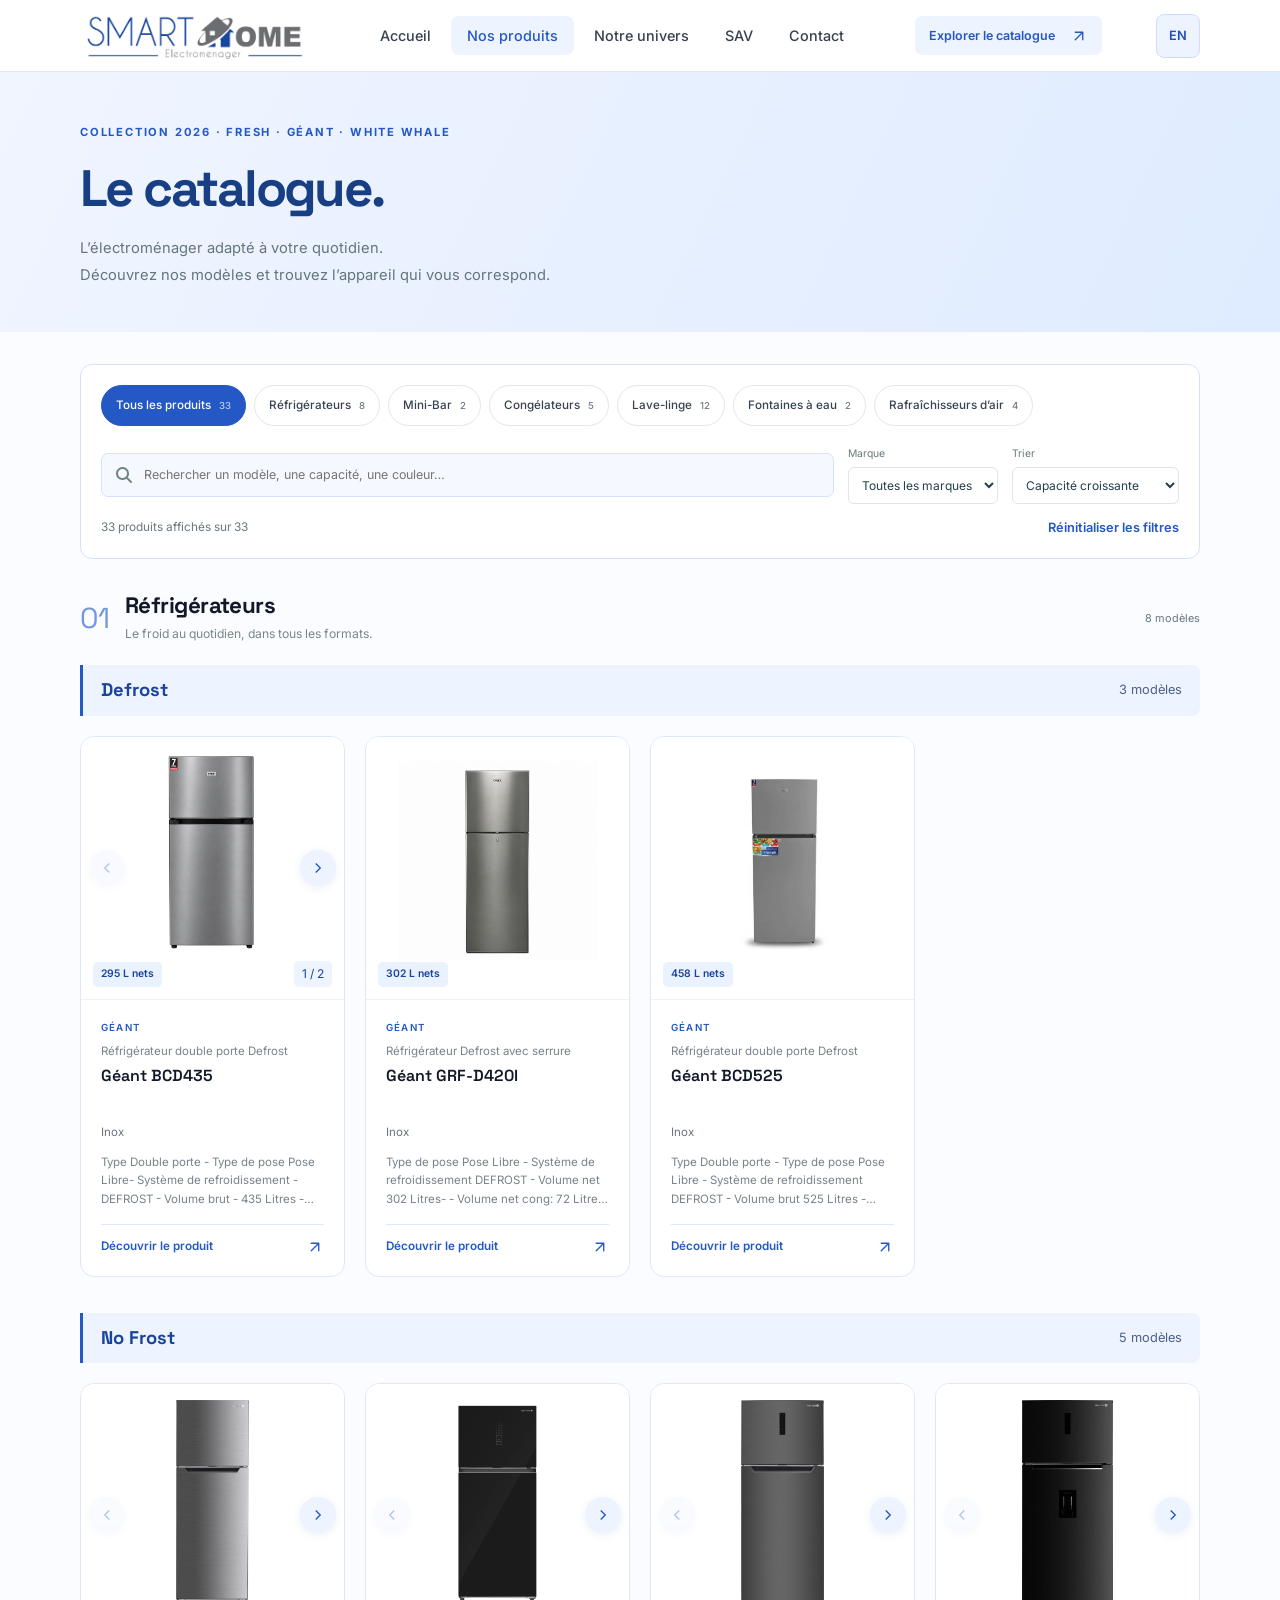
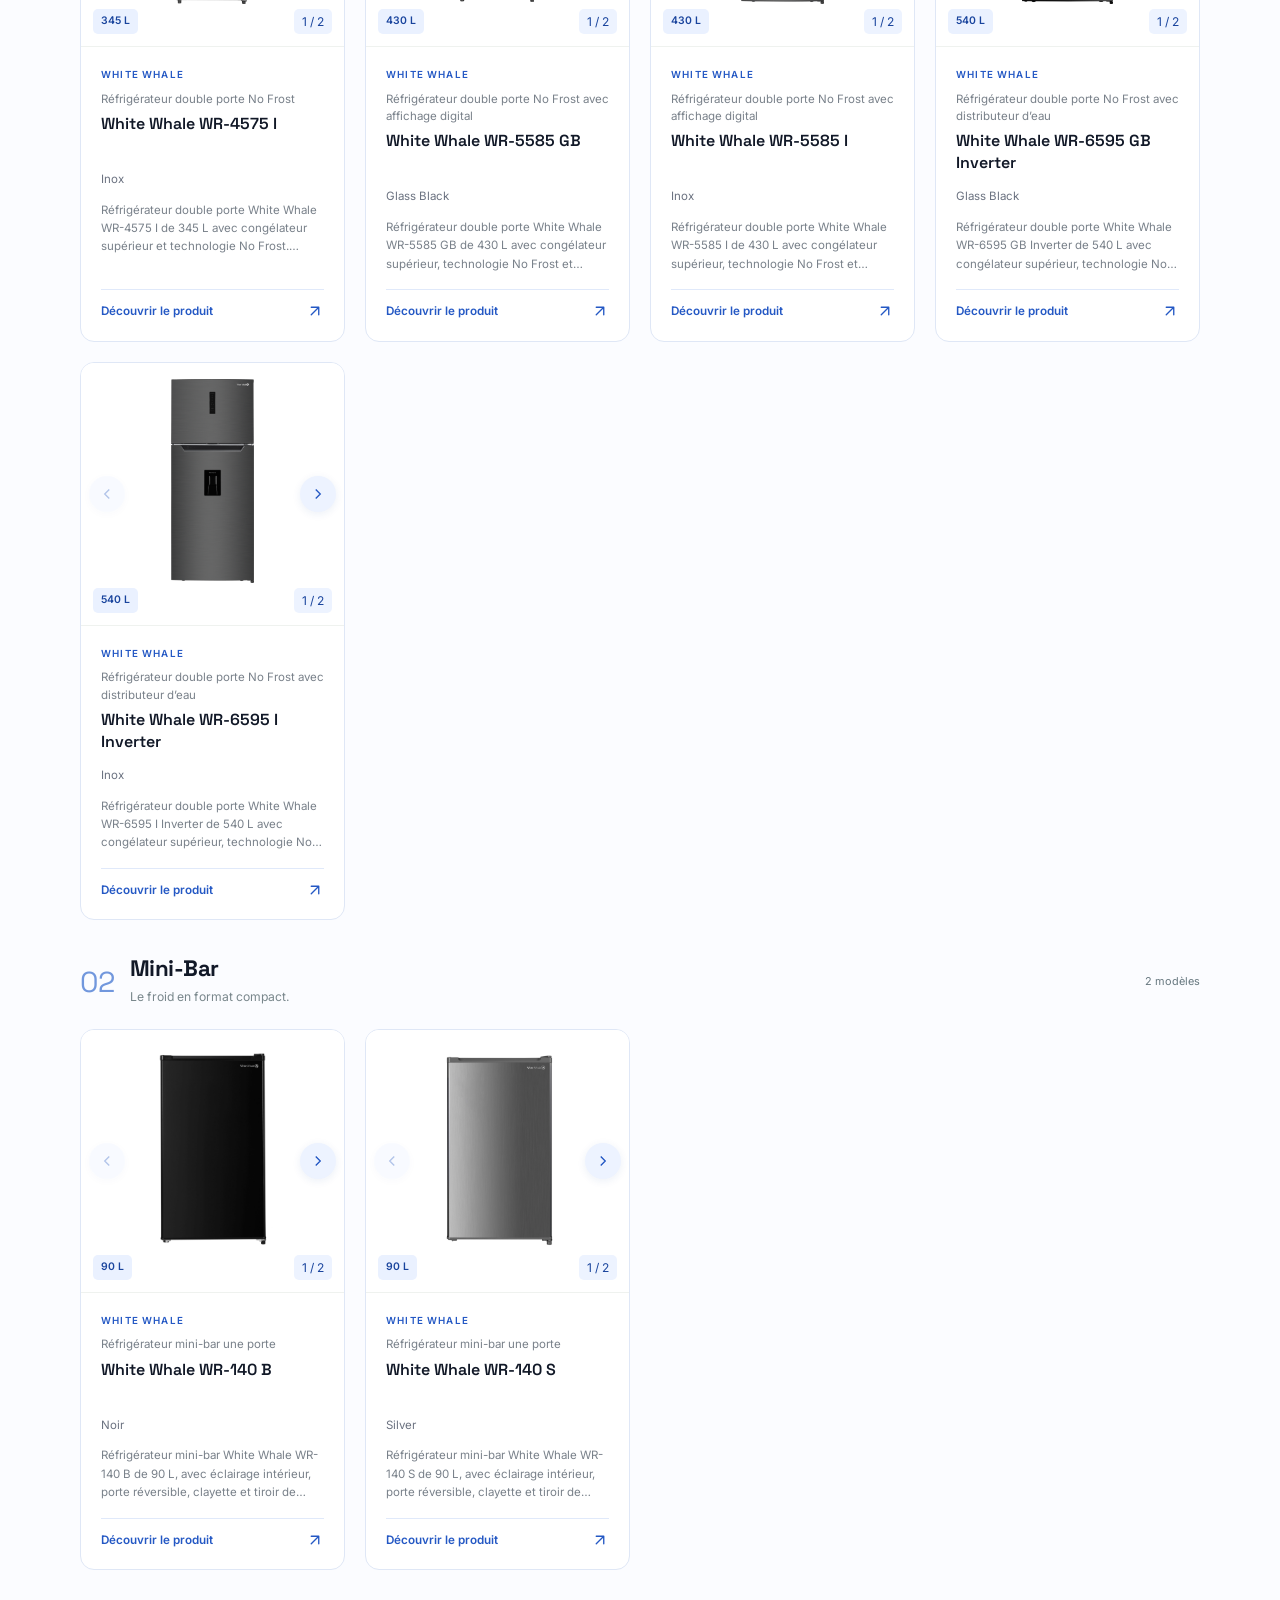
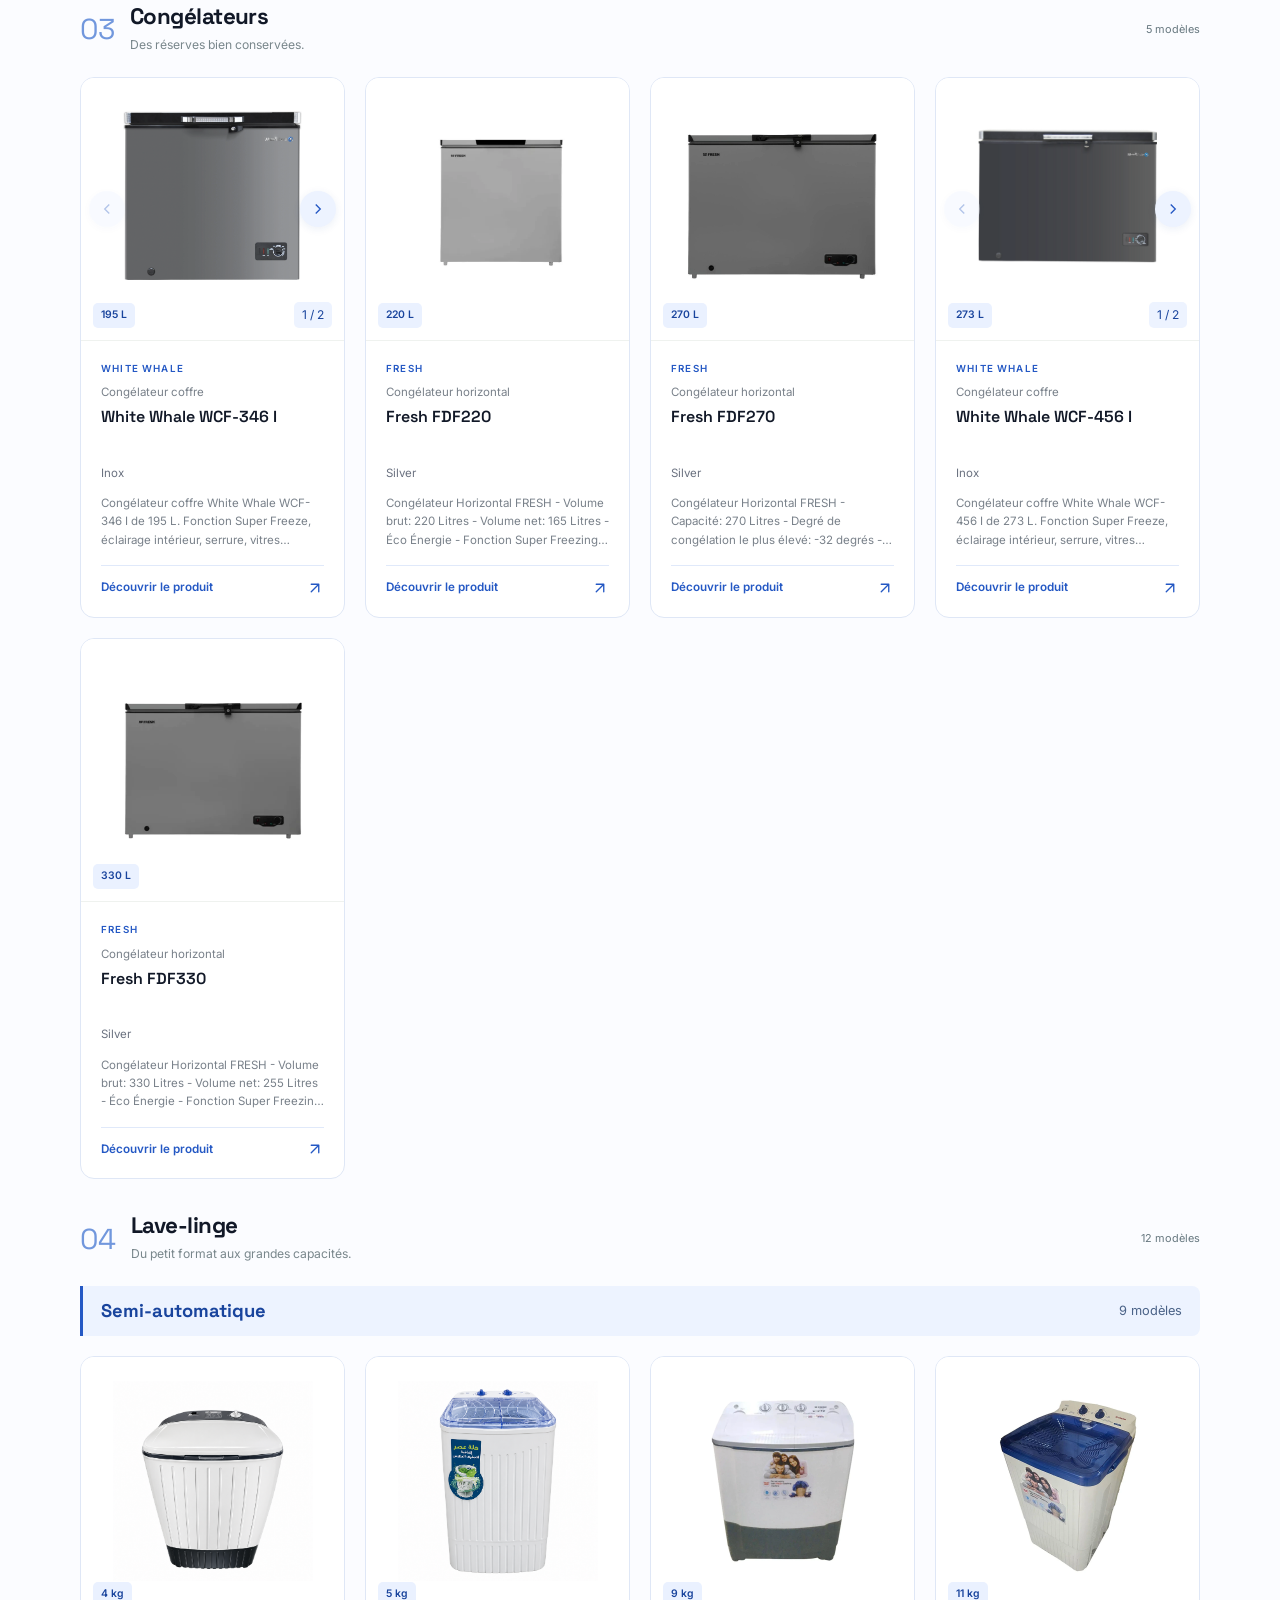
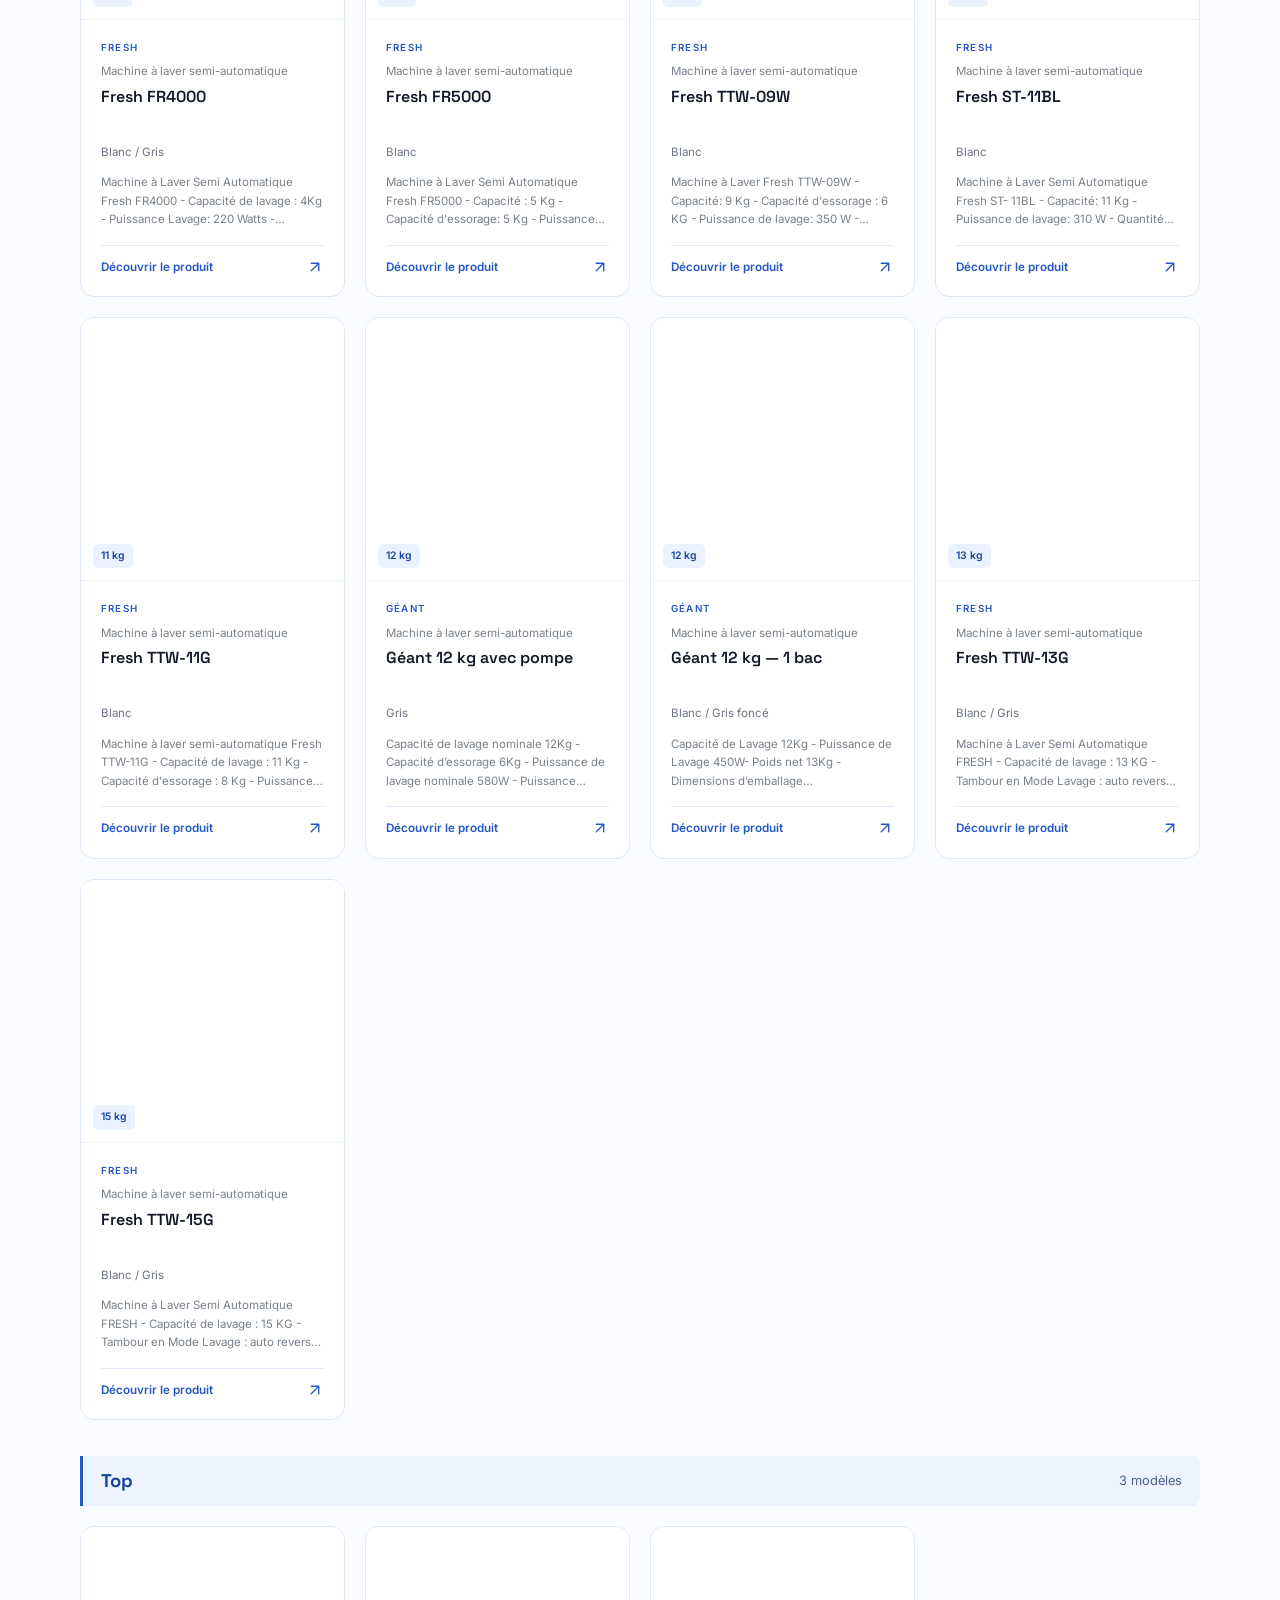
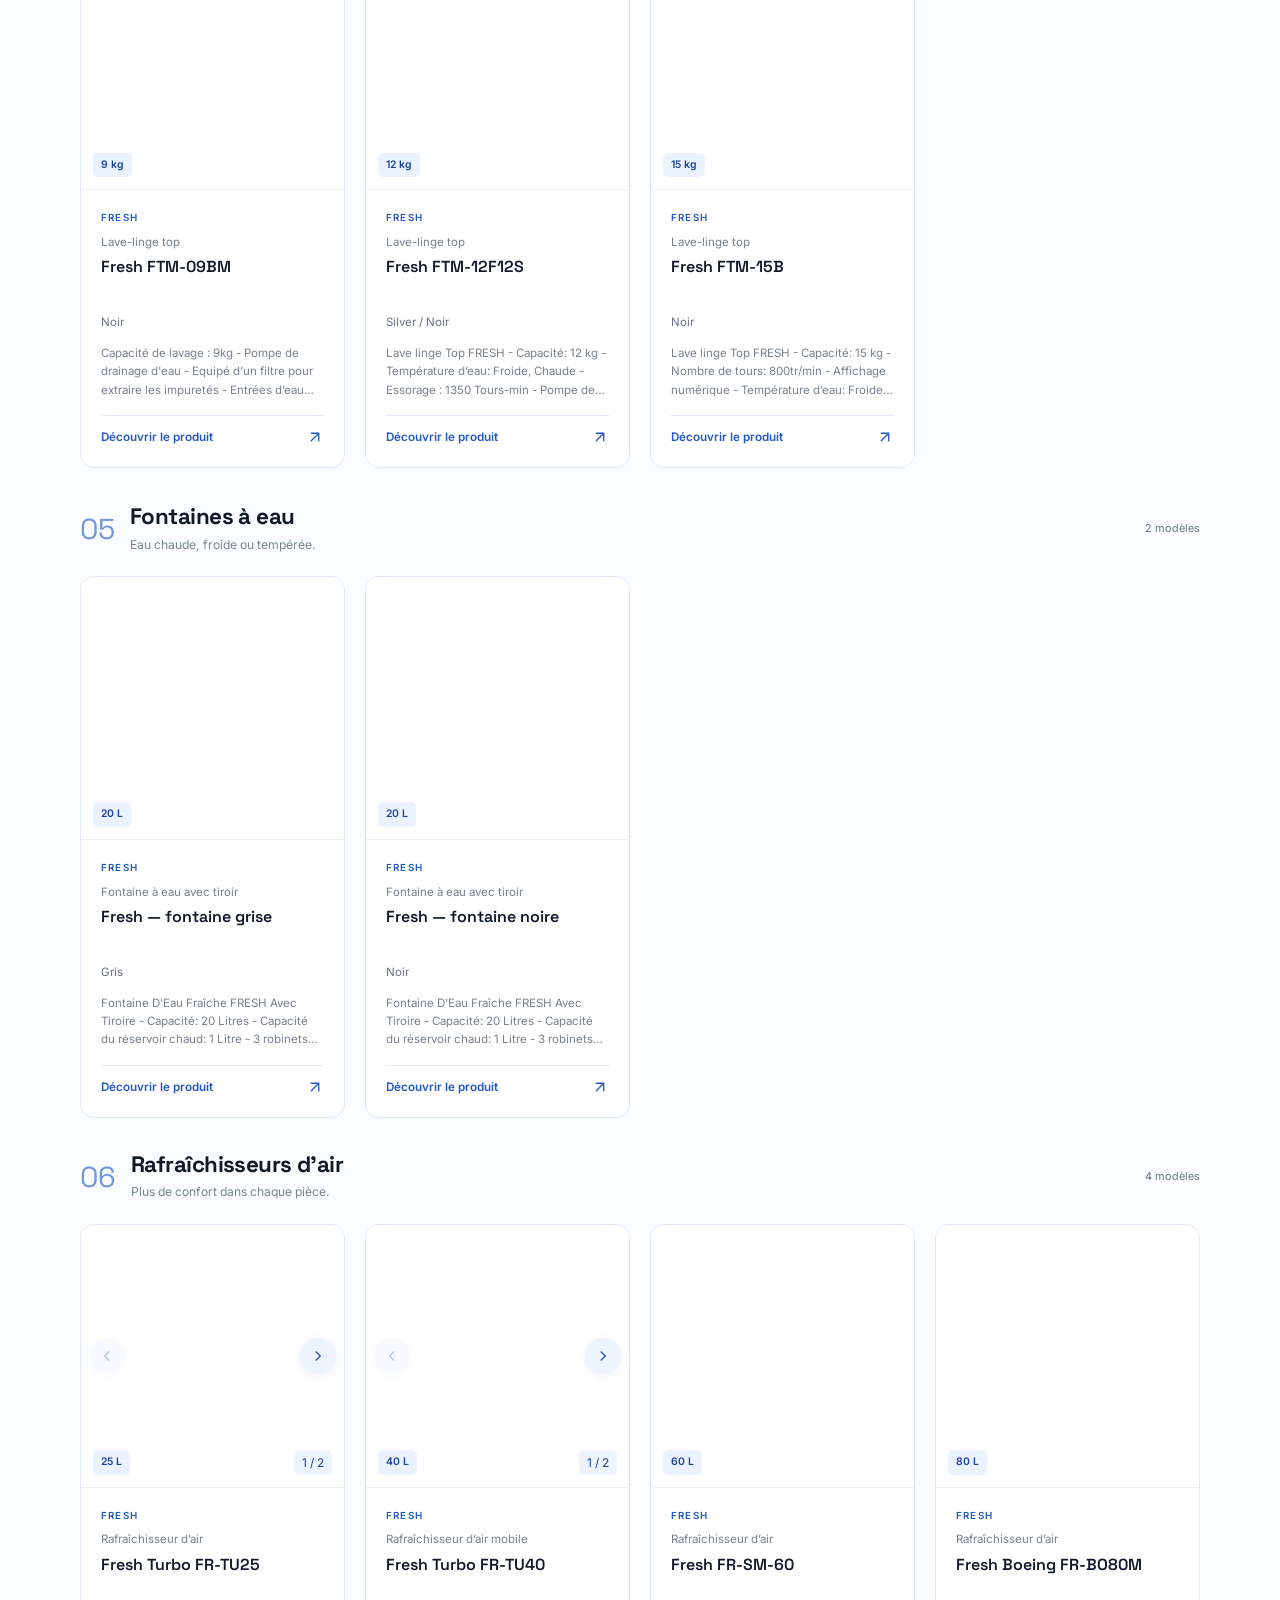
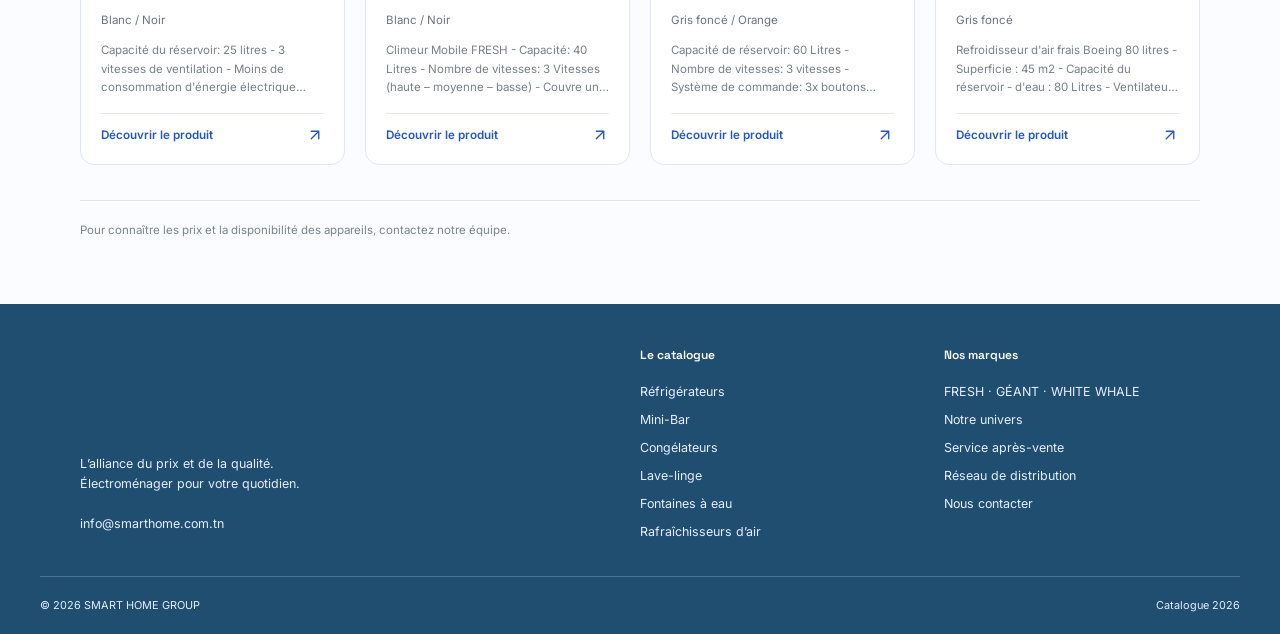
<file: products.html>
<!doctype html><html lang="fr" data-theme="light"><head><meta charset="utf-8"><meta name="viewport" content="width=device-width, initial-scale=1"><title>Nos produits | SMART HOME GROUP</title><meta name="description" content="Les 33 produits du catalogue SMART HOME GROUP, classés par famille avec photos, descriptions, capacités et filtres par marque."><link rel="preconnect" href="https://fonts.googleapis.com"><link rel="preconnect" href="https://fonts.gstatic.com" crossorigin><link href="https://fonts.googleapis.com/css2?family=Inter:wght@400;500;600;700&family=Space+Grotesk:wght@500;600;700&display=swap" rel="stylesheet"><link rel="stylesheet" href="https://cdnjs.cloudflare.com/ajax/libs/font-awesome/6.5.1/css/all.min.css"><link rel="stylesheet" href="assets/css/styles.css"><link rel="stylesheet" href="assets/css/catalogue.css?v=catalogue-final-30"></head><body><a class="skip-link" href="#main">Aller au contenu</a><header class="header"><div class="container header__inner"><a class="logo smart-logo" href="index.html" aria-label="SMART HOME GROUP — Accueil"><img class="brand-logo-image" src="assets/img/smart-home-logo.png" alt="SMART HOME Électroménager" width="526" height="133"></a><nav id="main-navigation" class="nav" aria-label="Navigation principale"><a class="nav__link " href="index.html">Accueil</a><a class="nav__link active" href="products.html">Nos produits</a><a class="nav__link " href="about.html">Notre univers</a><a class="nav__link " href="sav.html">SAV</a><a class="nav__link " href="contact.html">Contact</a></nav><a href="products.html" class="header-catalogue">Explorer le catalogue <span aria-hidden="true"><svg class="ui-arrow" xmlns="http://www.w3.org/2000/svg" viewBox="0 0 24 24" width="18" height="18" fill="none" stroke="currentColor" stroke-width="1.8" stroke-linecap="round" stroke-linejoin="round" aria-hidden="true" focusable="false"><path d="M7 17 17 7M7 7h10v10"/></svg></span></a><button type="button" class="language-toggle" id="language-toggle" aria-label="Switch to English" lang="en">EN</button><button class="burger" aria-controls="main-navigation" aria-label="Ouvrir le menu" aria-expanded="false"><span></span><span></span><span></span></button></div></header><main id="main"><section class="catalogue-intro"><div class="container"><p class="eyebrow">COLLECTION 2026 · FRESH · GÉANT · WHITE WHALE</p><h1>Le catalogue.</h1><p>L’électroménager adapté à votre quotidien.<br>Découvrez nos modèles et trouvez l’appareil qui vous correspond.</p></div></section><section class="catalogue-section"><div class="container"><div class="catalogue-tools"><div class="filter-bar" aria-label="Filtrer par famille"><button class="filter-tab active" data-filter="all" aria-pressed="true">Tous les produits<span>33</span></button><button class="filter-tab" data-filter="refrigeration" aria-pressed="false">Réfrigérateurs<span>8</span></button><button class="filter-tab" data-filter="mini-bar" aria-pressed="false">Mini-Bar<span>2</span></button><button class="filter-tab" data-filter="congelation" aria-pressed="false">Congélateurs<span>5</span></button><button class="filter-tab" data-filter="lavage" aria-pressed="false">Lave-linge<span>12</span></button><button class="filter-tab" data-filter="eau" aria-pressed="false">Fontaines à eau<span>2</span></button><button class="filter-tab" data-filter="air" aria-pressed="false">Rafraîchisseurs d’air<span>4</span></button></div><div class="search-row"><label class="search-field"><i class="fas fa-search" aria-hidden="true"></i><span class="sr-only">Rechercher un produit</span><input type="search" id="product-search" placeholder="Rechercher un modèle, une capacité, une couleur…"></label><label class="brand-select">Marque<select id="brand-filter"><option value="all">Toutes les marques</option><option>Fresh</option><option>Géant</option><option>White Whale</option></select></label><label class="sort-select">Trier<select id="product-sort"><option value="capacity">Capacité croissante</option><option value="capacity-desc">Capacité décroissante</option><option value="name">Nom du modèle</option></select></label></div><div class="results-row"><p id="result-count" role="status" aria-live="polite">33 produits</p><button id="reset-filters" class="text-link">Réinitialiser les filtres</button></div></div><p class="empty-state" id="empty-state" hidden>Aucun produit ne correspond à votre recherche. Essayez un autre modèle ou réinitialisez les filtres.</p><section class="catalogue-group" data-group="refrigeration" aria-labelledby="heading-refrigeration"><div class="group-heading"><span class="group-number">01</span><div><h2 id="heading-refrigeration">Réfrigérateurs</h2><p>Le froid au quotidien, dans tous les formats.</p></div><span class="group-count">8 modèles</span></div><section class="laundry-section" data-product-section="defrost" aria-labelledby="subsection-refrigeration-defrost"><div class="laundry-heading"><h3 id="subsection-refrigeration-defrost">Defrost</h3><span class="laundry-count">3 modèles</span></div><div class="products-grid"><article class="product-card" data-category="refrigeration" data-subcategory="defrost" data-brand="Géant" data-capacity="295" data-search="Réfrigérateur double porte Defrost Géant BCD435 Inox 295 L nets" id="produit-23">
 <div class="product-card__img gallery-frame" data-gallery aria-label="Photos du Géant BCD435"><div class="gallery-track" tabindex="0" aria-label="Faites défiler les photos"><button type="button" class="gallery-slide" data-detail="produit-23" aria-label="Ouvrir la fiche de Géant BCD435"><img src="assets/img/catalogue/geant-bcd435-ferme-transparent.png" alt="Géant BCD435 — vue extérieure" loading="lazy" width="1086" height="1448"></button><button type="button" class="gallery-slide" data-detail="produit-23" aria-label="Ouvrir la fiche de Géant BCD435"><img src="assets/img/catalogue/geant-bcd435-ouvert-transparent.png" alt="Géant BCD435 — vue intérieure" loading="lazy" width="1086" height="1448"></button></div><span class="capacity-pill">295 L nets</span><div class="gallery-controls"><button type="button" data-gallery-prev aria-label="Photo précédente"><svg width="18" height="18" viewBox="0 0 24 24" fill="none" stroke="currentColor" stroke-width="1.8" aria-hidden="true"><path d="M15 6 9 12l6 6"/></svg></button><span class="gallery-position" aria-live="polite">1 / 2</span><button type="button" data-gallery-next aria-label="Photo suivante"><svg width="18" height="18" viewBox="0 0 24 24" fill="none" stroke="currentColor" stroke-width="1.8" aria-hidden="true"><path d="m9 6 6 6-6 6"/></svg></button></div></div>

 <div class="product-card__body"><div class="product-card__brand">Géant</div><p class="product-kind">Réfrigérateur double porte Defrost</p><h3 class="product-card__name">Géant BCD435</h3><p class="product-color">Inox</p><p class="product-excerpt">Type Double porte - Type de pose Pose Libre- Système de refroidissement - DEFROST - Volume brut - 435 Litres - Volume net - 295 Litres - Couleur Inox</p><button class="detail-button" data-detail="produit-23">Découvrir le produit <span aria-hidden="true"><svg class="ui-arrow" xmlns="http://www.w3.org/2000/svg" viewBox="0 0 24 24" width="18" height="18" fill="none" stroke="currentColor" stroke-width="1.8" stroke-linecap="round" stroke-linejoin="round" aria-hidden="true" focusable="false"><path d="M7 17 17 7M7 7h10v10"/></svg></span></button></div></article><article class="product-card" data-category="refrigeration" data-subcategory="defrost" data-brand="Géant" data-capacity="302" data-search="Réfrigérateur Defrost avec serrure Géant GRF-D420I Inox 302 L nets" id="produit-22">
 <button class="product-card__img" data-detail="produit-22" aria-label="Voir Réfrigérateur Defrost avec serrure Géant GRF-D420I"><img src="assets/img/catalogue/produit-22-hd.png" alt="Réfrigérateur Defrost avec serrure Géant GRF-D420I, Inox" loading="lazy" width="400" height="400"><span class="capacity-pill">302 L nets</span></button>

 <div class="product-card__body"><div class="product-card__brand">Géant</div><p class="product-kind">Réfrigérateur Defrost avec serrure</p><h3 class="product-card__name">Géant GRF-D420I</h3><p class="product-color">Inox</p><p class="product-excerpt">Type de pose Pose Libre - Système de refroidissement DEFROST - Volume net 302 Litres- - Volume net cong: 72 Litres - Classe énergétique A- - Niveau de bruit dB : 42 -Contrôle de la température : Mécanique - - Dimensions ( H x P x L): 175 x 55.3 x 60 cm) - Couleur : Inox</p><button class="detail-button" data-detail="produit-22">Découvrir le produit <span aria-hidden="true"><svg class="ui-arrow" xmlns="http://www.w3.org/2000/svg" viewBox="0 0 24 24" width="18" height="18" fill="none" stroke="currentColor" stroke-width="1.8" stroke-linecap="round" stroke-linejoin="round" aria-hidden="true" focusable="false"><path d="M7 17 17 7M7 7h10v10"/></svg></span></button></div></article><article class="product-card" data-category="refrigeration" data-subcategory="defrost" data-brand="Géant" data-capacity="458" data-search="Réfrigérateur double porte Defrost Géant BCD525 Inox 458 L nets" id="produit-24">
 <button class="product-card__img" data-detail="produit-24" aria-label="Voir Réfrigérateur double porte Defrost Géant BCD525"><img src="assets/img/catalogue/produit-24.webp" alt="Réfrigérateur double porte Defrost Géant BCD525, Inox" loading="lazy" width="400" height="400"><span class="capacity-pill">458 L nets</span></button>

 <div class="product-card__body"><div class="product-card__brand">Géant</div><p class="product-kind">Réfrigérateur double porte Defrost</p><h3 class="product-card__name">Géant BCD525</h3><p class="product-color">Inox</p><p class="product-excerpt">Type Double porte - Type de pose Pose Libre - Système de refroidissement DEFROST - Volume brut 525 Litres - Volume net 458 Litres - Nombre de portes 2 - Couleur Inox</p><button class="detail-button" data-detail="produit-24">Découvrir le produit <span aria-hidden="true"><svg class="ui-arrow" xmlns="http://www.w3.org/2000/svg" viewBox="0 0 24 24" width="18" height="18" fill="none" stroke="currentColor" stroke-width="1.8" stroke-linecap="round" stroke-linejoin="round" aria-hidden="true" focusable="false"><path d="M7 17 17 7M7 7h10v10"/></svg></span></button></div></article></div></section><section class="laundry-section" data-product-section="no-frost" aria-labelledby="subsection-refrigeration-no-frost"><div class="laundry-heading"><h3 id="subsection-refrigeration-no-frost">No Frost</h3><span class="laundry-count">5 modèles</span></div><div class="products-grid"><article class="product-card" data-category="refrigeration" data-subcategory="no-frost" data-brand="White Whale" data-capacity="345" data-search="Réfrigérateur double porte No Frost White Whale WR-4575 I Inox 345 L" id="white-whale-refrigerateur-double-porte">
 <div class="product-card__img gallery-frame" data-gallery aria-label="Photos du White Whale WR-4575 I"><div class="gallery-track" tabindex="0" aria-label="Faites défiler les photos"><button type="button" class="gallery-slide" data-detail="white-whale-refrigerateur-double-porte" aria-label="Ouvrir la fiche de White Whale WR-4575 I"><img src="assets/img/catalogue/white-whale/photo-26.webp" alt="White Whale WR-4575 I — Inox — fermé" loading="lazy" width="1086" height="1448"></button><button type="button" class="gallery-slide" data-detail="white-whale-refrigerateur-double-porte" aria-label="Ouvrir la fiche de White Whale WR-4575 I"><img src="assets/img/catalogue/white-whale/photo-27.webp" alt="White Whale WR-4575 I — vue intérieure — ouvert" loading="lazy" width="1086" height="1448"></button></div><span class="capacity-pill">345 L</span><div class="gallery-controls"><button type="button" data-gallery-prev aria-label="Photo précédente"><svg width="18" height="18" viewBox="0 0 24 24" fill="none" stroke="currentColor" stroke-width="1.8" aria-hidden="true"><path d="M15 6 9 12l6 6"/></svg></button><span class="gallery-position" aria-live="polite">1 / 2</span><button type="button" data-gallery-next aria-label="Photo suivante"><svg width="18" height="18" viewBox="0 0 24 24" fill="none" stroke="currentColor" stroke-width="1.8" aria-hidden="true"><path d="m9 6 6 6-6 6"/></svg></button></div></div>

 <div class="product-card__body"><div class="product-card__brand">White Whale</div><p class="product-kind">Réfrigérateur double porte No Frost</p><h3 class="product-card__name">White Whale WR-4575 I</h3><p class="product-color">Inox</p><p class="product-excerpt">Réfrigérateur double porte White Whale WR-4575 I de 345 L avec congélateur supérieur et technologie No Frost. Éclairage intérieur LED, circulation Multi-Airflow, clayettes en verre trempé, porte réversible et roulettes. Dimensions (L × P × H) : 60 × 67 × 170 cm. Fabrique à glaçons Twist Ice Maker proposée en option. Finition Inox.</p><button class="detail-button" data-detail="white-whale-refrigerateur-double-porte">Découvrir le produit <span aria-hidden="true"><svg class="ui-arrow" xmlns="http://www.w3.org/2000/svg" viewBox="0 0 24 24" width="18" height="18" fill="none" stroke="currentColor" stroke-width="1.8" stroke-linecap="round" stroke-linejoin="round" aria-hidden="true" focusable="false"><path d="M7 17 17 7M7 7h10v10"/></svg></span></button></div></article><article class="product-card" data-category="refrigeration" data-subcategory="no-frost" data-brand="White Whale" data-capacity="430" data-search="Réfrigérateur double porte No Frost avec affichage digital White Whale WR-5585 GB Glass Black 430 L" id="white-whale-refrigerateur-affichage-digital-glass-black">
 <div class="product-card__img gallery-frame" data-gallery aria-label="Photos du White Whale WR-5585 GB"><div class="gallery-track" tabindex="0" aria-label="Faites défiler les photos"><button type="button" class="gallery-slide" data-detail="white-whale-refrigerateur-affichage-digital-glass-black" aria-label="Ouvrir la fiche de White Whale WR-5585 GB"><img src="assets/img/catalogue/white-whale/wr-5585-gb-client.webp" alt="White Whale WR-5585 GB — Glass Black — fermé" loading="lazy" width="1086" height="1448"></button><button type="button" class="gallery-slide" data-detail="white-whale-refrigerateur-affichage-digital-glass-black" aria-label="Ouvrir la fiche de White Whale WR-5585 GB"><img src="assets/img/catalogue/white-whale/photo-29.webp" alt="White Whale WR-5585 GB — vue intérieure — ouvert" loading="lazy" width="1086" height="1448"></button></div><span class="capacity-pill">430 L</span><div class="gallery-controls"><button type="button" data-gallery-prev aria-label="Photo précédente"><svg width="18" height="18" viewBox="0 0 24 24" fill="none" stroke="currentColor" stroke-width="1.8" aria-hidden="true"><path d="M15 6 9 12l6 6"/></svg></button><span class="gallery-position" aria-live="polite">1 / 2</span><button type="button" data-gallery-next aria-label="Photo suivante"><svg width="18" height="18" viewBox="0 0 24 24" fill="none" stroke="currentColor" stroke-width="1.8" aria-hidden="true"><path d="m9 6 6 6-6 6"/></svg></button></div></div>

 <div class="product-card__body"><div class="product-card__brand">White Whale</div><p class="product-kind">Réfrigérateur double porte No Frost avec affichage digital</p><h3 class="product-card__name">White Whale WR-5585 GB</h3><p class="product-color">Glass Black</p><p class="product-excerpt">Réfrigérateur double porte White Whale WR-5585 GB de 430 L avec congélateur supérieur, technologie No Frost et affichage digital. Éclairage intérieur LED, circulation Multi-Airflow, clayettes en verre trempé, porte réversible et roulettes. Dimensions (L × P × H) : 71 × 69 × 178 cm. Finition Glass Black (verre noir). Options du catalogue : Twist Ice Maker, distributeur d’eau et compresseur Inverter.</p><button class="detail-button" data-detail="white-whale-refrigerateur-affichage-digital-glass-black">Découvrir le produit <span aria-hidden="true"><svg class="ui-arrow" xmlns="http://www.w3.org/2000/svg" viewBox="0 0 24 24" width="18" height="18" fill="none" stroke="currentColor" stroke-width="1.8" stroke-linecap="round" stroke-linejoin="round" aria-hidden="true" focusable="false"><path d="M7 17 17 7M7 7h10v10"/></svg></span></button></div></article><article class="product-card" data-category="refrigeration" data-subcategory="no-frost" data-brand="White Whale" data-capacity="430" data-search="Réfrigérateur double porte No Frost avec affichage digital White Whale WR-5585 I Inox 430 L" id="white-whale-refrigerateur-affichage-digital">
 <div class="product-card__img gallery-frame" data-gallery aria-label="Photos du White Whale WR-5585 I"><div class="gallery-track" tabindex="0" aria-label="Faites défiler les photos"><button type="button" class="gallery-slide" data-detail="white-whale-refrigerateur-affichage-digital" aria-label="Ouvrir la fiche de White Whale WR-5585 I"><img src="assets/img/catalogue/white-whale/photo-30.webp" alt="White Whale WR-5585 I — Inox — fermé" loading="lazy" width="1086" height="1448"></button><button type="button" class="gallery-slide" data-detail="white-whale-refrigerateur-affichage-digital" aria-label="Ouvrir la fiche de White Whale WR-5585 I"><img src="assets/img/catalogue/white-whale/photo-29.webp" alt="White Whale WR-5585 I — vue intérieure — ouvert" loading="lazy" width="1086" height="1448"></button></div><span class="capacity-pill">430 L</span><div class="gallery-controls"><button type="button" data-gallery-prev aria-label="Photo précédente"><svg width="18" height="18" viewBox="0 0 24 24" fill="none" stroke="currentColor" stroke-width="1.8" aria-hidden="true"><path d="M15 6 9 12l6 6"/></svg></button><span class="gallery-position" aria-live="polite">1 / 2</span><button type="button" data-gallery-next aria-label="Photo suivante"><svg width="18" height="18" viewBox="0 0 24 24" fill="none" stroke="currentColor" stroke-width="1.8" aria-hidden="true"><path d="m9 6 6 6-6 6"/></svg></button></div></div>

 <div class="product-card__body"><div class="product-card__brand">White Whale</div><p class="product-kind">Réfrigérateur double porte No Frost avec affichage digital</p><h3 class="product-card__name">White Whale WR-5585 I</h3><p class="product-color">Inox</p><p class="product-excerpt">Réfrigérateur double porte White Whale WR-5585 I de 430 L avec congélateur supérieur, technologie No Frost et affichage digital. Éclairage intérieur LED, circulation Multi-Airflow, clayettes en verre trempé, porte réversible et roulettes. Dimensions (L × P × H) : 71 × 69 × 178 cm. Finition Inox. Options du catalogue : Twist Ice Maker, distributeur d’eau et compresseur Inverter.</p><button class="detail-button" data-detail="white-whale-refrigerateur-affichage-digital">Découvrir le produit <span aria-hidden="true"><svg class="ui-arrow" xmlns="http://www.w3.org/2000/svg" viewBox="0 0 24 24" width="18" height="18" fill="none" stroke="currentColor" stroke-width="1.8" stroke-linecap="round" stroke-linejoin="round" aria-hidden="true" focusable="false"><path d="M7 17 17 7M7 7h10v10"/></svg></span></button></div></article><article class="product-card" data-category="refrigeration" data-subcategory="no-frost" data-brand="White Whale" data-capacity="540" data-search="Réfrigérateur double porte No Frost avec distributeur d’eau White Whale WR-6595 GB Inverter Glass Black 540 L" id="white-whale-refrigerateur-distributeur-eau-glass-black">
 <div class="product-card__img gallery-frame" data-gallery aria-label="Photos du White Whale WR-6595 GB Inverter"><div class="gallery-track" tabindex="0" aria-label="Faites défiler les photos"><button type="button" class="gallery-slide" data-detail="white-whale-refrigerateur-distributeur-eau-glass-black" aria-label="Ouvrir la fiche de White Whale WR-6595 GB Inverter"><img src="assets/img/catalogue/white-whale/photo-25.webp" alt="White Whale WR-6595 GB Inverter — Glass Black — fermé" loading="lazy" width="1086" height="1448"></button><button type="button" class="gallery-slide" data-detail="white-whale-refrigerateur-distributeur-eau-glass-black" aria-label="Ouvrir la fiche de White Whale WR-6595 GB Inverter"><img src="assets/img/catalogue/white-whale/photo-28.webp" alt="White Whale WR-6595 GB Inverter — vue intérieure — ouvert" loading="lazy" width="1086" height="1448"></button></div><span class="capacity-pill">540 L</span><div class="gallery-controls"><button type="button" data-gallery-prev aria-label="Photo précédente"><svg width="18" height="18" viewBox="0 0 24 24" fill="none" stroke="currentColor" stroke-width="1.8" aria-hidden="true"><path d="M15 6 9 12l6 6"/></svg></button><span class="gallery-position" aria-live="polite">1 / 2</span><button type="button" data-gallery-next aria-label="Photo suivante"><svg width="18" height="18" viewBox="0 0 24 24" fill="none" stroke="currentColor" stroke-width="1.8" aria-hidden="true"><path d="m9 6 6 6-6 6"/></svg></button></div></div>

 <div class="product-card__body"><div class="product-card__brand">White Whale</div><p class="product-kind">Réfrigérateur double porte No Frost avec distributeur d’eau</p><h3 class="product-card__name">White Whale WR-6595 GB Inverter</h3><p class="product-color">Glass Black</p><p class="product-excerpt">Réfrigérateur double porte White Whale WR-6595 GB Inverter de 540 L avec congélateur supérieur, technologie No Frost, distributeur d’eau, compresseur Inverter et affichage digital. Éclairage intérieur LED, circulation Multi-Airflow, clayettes en verre trempé, porte réversible et roulettes. Dimensions (L × P × H) : 80 × 72 × 184 cm. Finition Glass Black (verre noir). Twist Ice Maker proposé en option.</p><button class="detail-button" data-detail="white-whale-refrigerateur-distributeur-eau-glass-black">Découvrir le produit <span aria-hidden="true"><svg class="ui-arrow" xmlns="http://www.w3.org/2000/svg" viewBox="0 0 24 24" width="18" height="18" fill="none" stroke="currentColor" stroke-width="1.8" stroke-linecap="round" stroke-linejoin="round" aria-hidden="true" focusable="false"><path d="M7 17 17 7M7 7h10v10"/></svg></span></button></div></article><article class="product-card" data-category="refrigeration" data-subcategory="no-frost" data-brand="White Whale" data-capacity="540" data-search="Réfrigérateur double porte No Frost avec distributeur d’eau White Whale WR-6595 I Inverter Inox 540 L" id="white-whale-refrigerateur-distributeur-eau">
 <div class="product-card__img gallery-frame" data-gallery aria-label="Photos du White Whale WR-6595 I Inverter"><div class="gallery-track" tabindex="0" aria-label="Faites défiler les photos"><button type="button" class="gallery-slide" data-detail="white-whale-refrigerateur-distributeur-eau" aria-label="Ouvrir la fiche de White Whale WR-6595 I Inverter"><img src="assets/img/catalogue/white-whale/photo-31.webp" alt="White Whale WR-6595 I Inverter — Inox — fermé" loading="lazy" width="1086" height="1448"></button><button type="button" class="gallery-slide" data-detail="white-whale-refrigerateur-distributeur-eau" aria-label="Ouvrir la fiche de White Whale WR-6595 I Inverter"><img src="assets/img/catalogue/white-whale/photo-28.webp" alt="White Whale WR-6595 I Inverter — vue intérieure — ouvert" loading="lazy" width="1086" height="1448"></button></div><span class="capacity-pill">540 L</span><div class="gallery-controls"><button type="button" data-gallery-prev aria-label="Photo précédente"><svg width="18" height="18" viewBox="0 0 24 24" fill="none" stroke="currentColor" stroke-width="1.8" aria-hidden="true"><path d="M15 6 9 12l6 6"/></svg></button><span class="gallery-position" aria-live="polite">1 / 2</span><button type="button" data-gallery-next aria-label="Photo suivante"><svg width="18" height="18" viewBox="0 0 24 24" fill="none" stroke="currentColor" stroke-width="1.8" aria-hidden="true"><path d="m9 6 6 6-6 6"/></svg></button></div></div>

 <div class="product-card__body"><div class="product-card__brand">White Whale</div><p class="product-kind">Réfrigérateur double porte No Frost avec distributeur d’eau</p><h3 class="product-card__name">White Whale WR-6595 I Inverter</h3><p class="product-color">Inox</p><p class="product-excerpt">Réfrigérateur double porte White Whale WR-6595 I Inverter de 540 L avec congélateur supérieur, technologie No Frost, distributeur d’eau, compresseur Inverter et affichage digital. Éclairage intérieur LED, circulation Multi-Airflow, clayettes en verre trempé, porte réversible et roulettes. Dimensions (L × P × H) : 80 × 72 × 184 cm. Finition Inox. Twist Ice Maker proposé en option.</p><button class="detail-button" data-detail="white-whale-refrigerateur-distributeur-eau">Découvrir le produit <span aria-hidden="true"><svg class="ui-arrow" xmlns="http://www.w3.org/2000/svg" viewBox="0 0 24 24" width="18" height="18" fill="none" stroke="currentColor" stroke-width="1.8" stroke-linecap="round" stroke-linejoin="round" aria-hidden="true" focusable="false"><path d="M7 17 17 7M7 7h10v10"/></svg></span></button></div></article></div></section></section><section class="catalogue-group" data-group="mini-bar" aria-labelledby="heading-mini-bar"><div class="group-heading"><span class="group-number">02</span><div><h2 id="heading-mini-bar">Mini-Bar</h2><p>Le froid en format compact.</p></div><span class="group-count">2 modèles</span></div><div class="products-grid"><article class="product-card" data-category="mini-bar" data-subcategory="" data-brand="White Whale" data-capacity="90" data-search="Réfrigérateur mini-bar une porte White Whale WR-140 B Noir 90 L" id="white-whale-mini-bar-wr-140-b">
 <div class="product-card__img gallery-frame" data-gallery aria-label="Photos du White Whale WR-140 B"><div class="gallery-track" tabindex="0" aria-label="Faites défiler les photos"><button type="button" class="gallery-slide" data-detail="white-whale-mini-bar-wr-140-b" aria-label="Ouvrir la fiche de White Whale WR-140 B"><img src="assets/img/catalogue/white-whale/photo-17.webp" alt="White Whale WR-140 B — Noir — fermé" loading="lazy" width="1086" height="1448"></button><button type="button" class="gallery-slide" data-detail="white-whale-mini-bar-wr-140-b" aria-label="Ouvrir la fiche de White Whale WR-140 B"><img src="assets/img/catalogue/white-whale/photo-18.webp" alt="White Whale WR-140 B — Noir — ouvert" loading="lazy" width="1086" height="1448"></button></div><span class="capacity-pill">90 L</span><div class="gallery-controls"><button type="button" data-gallery-prev aria-label="Photo précédente"><svg width="18" height="18" viewBox="0 0 24 24" fill="none" stroke="currentColor" stroke-width="1.8" aria-hidden="true"><path d="M15 6 9 12l6 6"/></svg></button><span class="gallery-position" aria-live="polite">1 / 2</span><button type="button" data-gallery-next aria-label="Photo suivante"><svg width="18" height="18" viewBox="0 0 24 24" fill="none" stroke="currentColor" stroke-width="1.8" aria-hidden="true"><path d="m9 6 6 6-6 6"/></svg></button></div></div>

 <div class="product-card__body"><div class="product-card__brand">White Whale</div><p class="product-kind">Réfrigérateur mini-bar une porte</p><h3 class="product-card__name">White Whale WR-140 B</h3><p class="product-color">Noir</p><p class="product-excerpt">Réfrigérateur mini-bar White Whale WR-140 B de 90 L, avec éclairage intérieur, porte réversible, clayette et tiroir de rangement. Dimensions (L × P × H) : 47 × 46,5 × 81 cm. Serrure proposée en option. Finition Noir.</p><button class="detail-button" data-detail="white-whale-mini-bar-wr-140-b">Découvrir le produit <span aria-hidden="true"><svg class="ui-arrow" xmlns="http://www.w3.org/2000/svg" viewBox="0 0 24 24" width="18" height="18" fill="none" stroke="currentColor" stroke-width="1.8" stroke-linecap="round" stroke-linejoin="round" aria-hidden="true" focusable="false"><path d="M7 17 17 7M7 7h10v10"/></svg></span></button></div></article><article class="product-card" data-category="mini-bar" data-subcategory="" data-brand="White Whale" data-capacity="90" data-search="Réfrigérateur mini-bar une porte White Whale WR-140 S Silver 90 L" id="white-whale-refrigerateur-une-porte">
 <div class="product-card__img gallery-frame" data-gallery aria-label="Photos du White Whale WR-140 S"><div class="gallery-track" tabindex="0" aria-label="Faites défiler les photos"><button type="button" class="gallery-slide" data-detail="white-whale-refrigerateur-une-porte" aria-label="Ouvrir la fiche de White Whale WR-140 S"><img src="assets/img/catalogue/white-whale/photo-20.webp" alt="White Whale WR-140 S — Silver — fermé" loading="lazy" width="1086" height="1448"></button><button type="button" class="gallery-slide" data-detail="white-whale-refrigerateur-une-porte" aria-label="Ouvrir la fiche de White Whale WR-140 S"><img src="assets/img/catalogue/white-whale/photo-21.webp" alt="White Whale WR-140 S — vue intérieure — ouvert" loading="lazy" width="1086" height="1448"></button></div><span class="capacity-pill">90 L</span><div class="gallery-controls"><button type="button" data-gallery-prev aria-label="Photo précédente"><svg width="18" height="18" viewBox="0 0 24 24" fill="none" stroke="currentColor" stroke-width="1.8" aria-hidden="true"><path d="M15 6 9 12l6 6"/></svg></button><span class="gallery-position" aria-live="polite">1 / 2</span><button type="button" data-gallery-next aria-label="Photo suivante"><svg width="18" height="18" viewBox="0 0 24 24" fill="none" stroke="currentColor" stroke-width="1.8" aria-hidden="true"><path d="m9 6 6 6-6 6"/></svg></button></div></div>

 <div class="product-card__body"><div class="product-card__brand">White Whale</div><p class="product-kind">Réfrigérateur mini-bar une porte</p><h3 class="product-card__name">White Whale WR-140 S</h3><p class="product-color">Silver</p><p class="product-excerpt">Réfrigérateur mini-bar White Whale WR-140 S de 90 L, avec éclairage intérieur, porte réversible, clayette et tiroir de rangement. Dimensions (L × P × H) : 47 × 46,5 × 81 cm. Serrure proposée en option. Finition Silver.</p><button class="detail-button" data-detail="white-whale-refrigerateur-une-porte">Découvrir le produit <span aria-hidden="true"><svg class="ui-arrow" xmlns="http://www.w3.org/2000/svg" viewBox="0 0 24 24" width="18" height="18" fill="none" stroke="currentColor" stroke-width="1.8" stroke-linecap="round" stroke-linejoin="round" aria-hidden="true" focusable="false"><path d="M7 17 17 7M7 7h10v10"/></svg></span></button></div></article></div></section><section class="catalogue-group" data-group="congelation" aria-labelledby="heading-congelation"><div class="group-heading"><span class="group-number">03</span><div><h2 id="heading-congelation">Congélateurs</h2><p>Des réserves bien conservées.</p></div><span class="group-count">5 modèles</span></div><div class="products-grid"><article class="product-card" data-category="congelation" data-subcategory="" data-brand="White Whale" data-capacity="195" data-search="Congélateur coffre White Whale WCF-346 I Inox 195 L" id="white-whale-coffre-poignee-chromee">
 <div class="product-card__img gallery-frame" data-gallery aria-label="Photos du White Whale WCF-346 I"><div class="gallery-track" tabindex="0" aria-label="Faites défiler les photos"><button type="button" class="gallery-slide" data-detail="white-whale-coffre-poignee-chromee" aria-label="Ouvrir la fiche de White Whale WCF-346 I"><img src="assets/img/catalogue/white-whale/photo-01.webp" alt="White Whale WCF-346 I — Inox — fermé" loading="lazy" width="1086" height="1448"></button><button type="button" class="gallery-slide" data-detail="white-whale-coffre-poignee-chromee" aria-label="Ouvrir la fiche de White Whale WCF-346 I"><img src="assets/img/catalogue/white-whale/photo-02.webp" alt="White Whale WCF-346 I — Inox — ouvert" loading="lazy" width="1086" height="1448"></button></div><span class="capacity-pill">195 L</span><div class="gallery-controls"><button type="button" data-gallery-prev aria-label="Photo précédente"><svg width="18" height="18" viewBox="0 0 24 24" fill="none" stroke="currentColor" stroke-width="1.8" aria-hidden="true"><path d="M15 6 9 12l6 6"/></svg></button><span class="gallery-position" aria-live="polite">1 / 2</span><button type="button" data-gallery-next aria-label="Photo suivante"><svg width="18" height="18" viewBox="0 0 24 24" fill="none" stroke="currentColor" stroke-width="1.8" aria-hidden="true"><path d="m9 6 6 6-6 6"/></svg></button></div></div>

 <div class="product-card__body"><div class="product-card__brand">White Whale</div><p class="product-kind">Congélateur coffre</p><h3 class="product-card__name">White Whale WCF-346 I</h3><p class="product-color">Inox</p><p class="product-excerpt">Congélateur coffre White Whale WCF-346 I de 195 L. Fonction Super Freeze, éclairage intérieur, serrure, vitres coulissantes intérieures et roulettes. Dimensions (L × P × H) : 83,5 × 66 × 83,5 cm. Finition Inox.</p><button class="detail-button" data-detail="white-whale-coffre-poignee-chromee">Découvrir le produit <span aria-hidden="true"><svg class="ui-arrow" xmlns="http://www.w3.org/2000/svg" viewBox="0 0 24 24" width="18" height="18" fill="none" stroke="currentColor" stroke-width="1.8" stroke-linecap="round" stroke-linejoin="round" aria-hidden="true" focusable="false"><path d="M7 17 17 7M7 7h10v10"/></svg></span></button></div></article><article class="product-card" data-category="congelation" data-subcategory="" data-brand="Fresh" data-capacity="220" data-search="Congélateur horizontal Fresh FDF220 Silver 220 L" id="produit-12">
 <button class="product-card__img" data-detail="produit-12" aria-label="Voir Congélateur horizontal Fresh FDF220"><img src="assets/img/catalogue/produit-12.webp" alt="Congélateur horizontal Fresh FDF220, Silver" loading="lazy" width="400" height="400"><span class="capacity-pill">220 L</span></button>

 <div class="product-card__body"><div class="product-card__brand">Fresh</div><p class="product-kind">Congélateur horizontal</p><h3 class="product-card__name">Fresh FDF220</h3><p class="product-color">Silver</p><p class="product-excerpt">Congélateur Horizontal FRESH - Volume brut: 220 Litres - Volume net: 165 Litres - Éco Énergie - Fonction Super Freezing - Degré de congélation le plus élevé: -32 degrés - Isolation de la porte de 7 cm - Cadre de porte: en caoutchouc - Bio Shield Anti- Bactria - Cavité interne est en aluminium granulé - Dimensions: H x L x P: 87.5 x 71.5 x 70.5 cm - Couleur: Silver</p><button class="detail-button" data-detail="produit-12">Découvrir le produit <span aria-hidden="true"><svg class="ui-arrow" xmlns="http://www.w3.org/2000/svg" viewBox="0 0 24 24" width="18" height="18" fill="none" stroke="currentColor" stroke-width="1.8" stroke-linecap="round" stroke-linejoin="round" aria-hidden="true" focusable="false"><path d="M7 17 17 7M7 7h10v10"/></svg></span></button></div></article><article class="product-card" data-category="congelation" data-subcategory="" data-brand="Fresh" data-capacity="270" data-search="Congélateur horizontal Fresh FDF270 Silver 270 L" id="produit-13">
 <button class="product-card__img" data-detail="produit-13" aria-label="Voir Congélateur horizontal Fresh FDF270"><img src="assets/img/catalogue/produit-13.webp" alt="Congélateur horizontal Fresh FDF270, Silver" loading="lazy" width="400" height="400"><span class="capacity-pill">270 L</span></button>

 <div class="product-card__body"><div class="product-card__brand">Fresh</div><p class="product-kind">Congélateur horizontal</p><h3 class="product-card__name">Fresh FDF270</h3><p class="product-color">Silver</p><p class="product-excerpt">Congélateur Horizontal FRESH - Capacité: 270 Litres - Degré de congélation le plus élevé: -32 degrés - Éco-énergie - Convertible (Réfrigérateur/Congélateur) - Fonction Super Freezing - Isolation de la porte de 7 cm - Cadre de porte en caoutchouc - Bio Shield Anti-Bactria - Dimensions: H x L x P: 875 x 825 x 705 mm - Couleur: Silver</p><button class="detail-button" data-detail="produit-13">Découvrir le produit <span aria-hidden="true"><svg class="ui-arrow" xmlns="http://www.w3.org/2000/svg" viewBox="0 0 24 24" width="18" height="18" fill="none" stroke="currentColor" stroke-width="1.8" stroke-linecap="round" stroke-linejoin="round" aria-hidden="true" focusable="false"><path d="M7 17 17 7M7 7h10v10"/></svg></span></button></div></article><article class="product-card" data-category="congelation" data-subcategory="" data-brand="White Whale" data-capacity="273" data-search="Congélateur coffre White Whale WCF-456 I Inox 273 L" id="white-whale-coffre-poignee-chromee-large">
 <div class="product-card__img gallery-frame" data-gallery aria-label="Photos du White Whale WCF-456 I"><div class="gallery-track" tabindex="0" aria-label="Faites défiler les photos"><button type="button" class="gallery-slide" data-detail="white-whale-coffre-poignee-chromee-large" aria-label="Ouvrir la fiche de White Whale WCF-456 I"><img src="assets/img/catalogue/white-whale/photo-05.webp" alt="White Whale WCF-456 I — Inox — fermé" loading="lazy" width="1086" height="1448"></button><button type="button" class="gallery-slide" data-detail="white-whale-coffre-poignee-chromee-large" aria-label="Ouvrir la fiche de White Whale WCF-456 I"><img src="assets/img/catalogue/white-whale/photo-06.webp" alt="White Whale WCF-456 I — Inox — ouvert" loading="lazy" width="1086" height="1448"></button></div><span class="capacity-pill">273 L</span><div class="gallery-controls"><button type="button" data-gallery-prev aria-label="Photo précédente"><svg width="18" height="18" viewBox="0 0 24 24" fill="none" stroke="currentColor" stroke-width="1.8" aria-hidden="true"><path d="M15 6 9 12l6 6"/></svg></button><span class="gallery-position" aria-live="polite">1 / 2</span><button type="button" data-gallery-next aria-label="Photo suivante"><svg width="18" height="18" viewBox="0 0 24 24" fill="none" stroke="currentColor" stroke-width="1.8" aria-hidden="true"><path d="m9 6 6 6-6 6"/></svg></button></div></div>

 <div class="product-card__body"><div class="product-card__brand">White Whale</div><p class="product-kind">Congélateur coffre</p><h3 class="product-card__name">White Whale WCF-456 I</h3><p class="product-color">Inox</p><p class="product-excerpt">Congélateur coffre White Whale WCF-456 I de 273 L. Fonction Super Freeze, éclairage intérieur, serrure, vitres coulissantes intérieures et roulettes. Dimensions (L × P × H) : 108 × 66,5 × 83,5 cm. Finition Inox.</p><button class="detail-button" data-detail="white-whale-coffre-poignee-chromee-large">Découvrir le produit <span aria-hidden="true"><svg class="ui-arrow" xmlns="http://www.w3.org/2000/svg" viewBox="0 0 24 24" width="18" height="18" fill="none" stroke="currentColor" stroke-width="1.8" stroke-linecap="round" stroke-linejoin="round" aria-hidden="true" focusable="false"><path d="M7 17 17 7M7 7h10v10"/></svg></span></button></div></article><article class="product-card" data-category="congelation" data-subcategory="" data-brand="Fresh" data-capacity="330" data-search="Congélateur horizontal Fresh FDF330 Silver 330 L" id="produit-14">
 <button class="product-card__img" data-detail="produit-14" aria-label="Voir Congélateur horizontal Fresh FDF330"><img src="assets/img/catalogue/produit-14.webp" alt="Congélateur horizontal Fresh FDF330, Silver" loading="lazy" width="400" height="400"><span class="capacity-pill">330 L</span></button>

 <div class="product-card__body"><div class="product-card__brand">Fresh</div><p class="product-kind">Congélateur horizontal</p><h3 class="product-card__name">Fresh FDF330</h3><p class="product-color">Silver</p><p class="product-excerpt">Congélateur Horizontal FRESH - Volume brut: 330 Litres - Volume net: 255 Litres - Éco Énergie - Fonction Super Freezing - Degré de congélation le plus élevé: -32 degrés - Isolation de la porte de 7 cm - Cadre de porte: en caoutchouc - Bio Shield Anti- Bactria - Cavité interne est en aluminium granulé - Dimensions: H x L x P: 87.5 x 100.5 x 70.5 cm - Couleur: Silve</p><button class="detail-button" data-detail="produit-14">Découvrir le produit <span aria-hidden="true"><svg class="ui-arrow" xmlns="http://www.w3.org/2000/svg" viewBox="0 0 24 24" width="18" height="18" fill="none" stroke="currentColor" stroke-width="1.8" stroke-linecap="round" stroke-linejoin="round" aria-hidden="true" focusable="false"><path d="M7 17 17 7M7 7h10v10"/></svg></span></button></div></article></div></section><section class="catalogue-group" data-group="lavage" aria-labelledby="heading-lavage"><div class="group-heading"><span class="group-number">04</span><div><h2 id="heading-lavage">Lave-linge</h2><p>Du petit format aux grandes capacités.</p></div><span class="group-count">12 modèles</span></div><section class="laundry-section" data-product-section="semi-automatique" aria-labelledby="subsection-lavage-semi-automatique"><div class="laundry-heading"><h3 id="subsection-lavage-semi-automatique">Semi-automatique</h3><span class="laundry-count">9 modèles</span></div><div class="products-grid"><article class="product-card" data-category="lavage" data-subcategory="semi-automatique" data-brand="Fresh" data-capacity="4" data-search="Machine à laver semi-automatique Fresh FR4000 Blanc / Gris 4 kg" id="produit-01">
 <button class="product-card__img" data-detail="produit-01" aria-label="Voir Machine à laver semi-automatique Fresh FR4000"><img src="assets/img/catalogue/produit-01-hd.png" alt="Machine à laver semi-automatique Fresh FR4000, Blanc / Gris" loading="lazy" width="400" height="400"><span class="capacity-pill">4 kg</span></button>

 <div class="product-card__body"><div class="product-card__brand">Fresh</div><p class="product-kind">Machine à laver semi-automatique</p><h3 class="product-card__name">Fresh FR4000</h3><p class="product-color">Blanc / Gris</p><p class="product-excerpt">Machine à Laver Semi Automatique Fresh FR4000 - Capacité de lavage : 4Kg - Puissance Lavage: 220 Watts - Minuterie: 15 minutes - Corps en plastique antichoc - Filtre à peluches - Antibactérien - Facile à transporter - Dimensions: 400 x 350 x 612 mm - Couleur : Blanc - Gris</p><button class="detail-button" data-detail="produit-01">Découvrir le produit <span aria-hidden="true"><svg class="ui-arrow" xmlns="http://www.w3.org/2000/svg" viewBox="0 0 24 24" width="18" height="18" fill="none" stroke="currentColor" stroke-width="1.8" stroke-linecap="round" stroke-linejoin="round" aria-hidden="true" focusable="false"><path d="M7 17 17 7M7 7h10v10"/></svg></span></button></div></article><article class="product-card" data-category="lavage" data-subcategory="semi-automatique" data-brand="Fresh" data-capacity="5" data-search="Machine à laver semi-automatique Fresh FR5000 Blanc 5 kg" id="produit-02">
 <button class="product-card__img" data-detail="produit-02" aria-label="Voir Machine à laver semi-automatique Fresh FR5000"><img src="assets/img/catalogue/produit-02-hd.png" alt="Machine à laver semi-automatique Fresh FR5000, Blanc" loading="lazy" width="400" height="400"><span class="capacity-pill">5 kg</span></button>

 <div class="product-card__body"><div class="product-card__brand">Fresh</div><p class="product-kind">Machine à laver semi-automatique</p><h3 class="product-card__name">Fresh FR5000</h3><p class="product-color">Blanc</p><p class="product-excerpt">Machine à Laver Semi Automatique Fresh FR5000 - Capacité : 5 Kg - Capacité d&#x27;essorage: 5 Kg - Puissance de lavage: 220 W - Puissance d&#x27;essorage: 220 W - Quantité d&#x27;eau maximale: 18L - Filtre à charpie - Matériau: Plastique anti choc - Avec brosse - Minuterie - Dimension: 57 x 40 x 35 cm - Couleur : Blanc</p><button class="detail-button" data-detail="produit-02">Découvrir le produit <span aria-hidden="true"><svg class="ui-arrow" xmlns="http://www.w3.org/2000/svg" viewBox="0 0 24 24" width="18" height="18" fill="none" stroke="currentColor" stroke-width="1.8" stroke-linecap="round" stroke-linejoin="round" aria-hidden="true" focusable="false"><path d="M7 17 17 7M7 7h10v10"/></svg></span></button></div></article><article class="product-card" data-category="lavage" data-subcategory="semi-automatique" data-brand="Fresh" data-capacity="9" data-search="Machine à laver semi-automatique Fresh TTW-09W Blanc 9 kg" id="produit-04">
 <button class="product-card__img" data-detail="produit-04" aria-label="Voir Machine à laver semi-automatique Fresh TTW-09W"><img src="assets/img/catalogue/produit-04.webp" alt="Machine à laver semi-automatique Fresh TTW-09W, Blanc" loading="lazy" width="400" height="400"><span class="capacity-pill">9 kg</span></button>

 <div class="product-card__body"><div class="product-card__brand">Fresh</div><p class="product-kind">Machine à laver semi-automatique</p><h3 class="product-card__name">Fresh TTW-09W</h3><p class="product-color">Blanc</p><p class="product-excerpt">Machine à Laver Fresh TTW-09W - Capacité: 9 Kg - Capacité d&#x27;essorage : 6 KG - Puissance de lavage: 350 W - Puissance d&#x27;essorage: 120 W - Quantité d&#x27;eau maximale: 48L - Filtre à charpie - Vitesse d’essorage : 1350 rpm - Matériau: Plastique anti choc - Dimension: 92 x 42 x 79 cm - Couleur : Blanc</p><button class="detail-button" data-detail="produit-04">Découvrir le produit <span aria-hidden="true"><svg class="ui-arrow" xmlns="http://www.w3.org/2000/svg" viewBox="0 0 24 24" width="18" height="18" fill="none" stroke="currentColor" stroke-width="1.8" stroke-linecap="round" stroke-linejoin="round" aria-hidden="true" focusable="false"><path d="M7 17 17 7M7 7h10v10"/></svg></span></button></div></article><article class="product-card" data-category="lavage" data-subcategory="semi-automatique" data-brand="Fresh" data-capacity="11" data-search="Machine à laver semi-automatique Fresh ST-11BL Blanc 11 kg" id="produit-03">
 <button class="product-card__img" data-detail="produit-03" aria-label="Voir Machine à laver semi-automatique Fresh ST-11BL"><img src="assets/img/catalogue/produit-03.webp" alt="Machine à laver semi-automatique Fresh ST-11BL, Blanc" loading="lazy" width="400" height="400"><span class="capacity-pill">11 kg</span></button>

 <div class="product-card__body"><div class="product-card__brand">Fresh</div><p class="product-kind">Machine à laver semi-automatique</p><h3 class="product-card__name">Fresh ST-11BL</h3><p class="product-color">Blanc</p><p class="product-excerpt">Machine à Laver Semi Automatique Fresh ST- 11BL - Capacité: 11 Kg - Puissance de lavage: 310 W - Quantité d&#x27;eau maximale: 84L - Matériau: Plastique anti choc - Minuterie : 15 min - Dimension: 98 x 58 x 58 cm - Couleur : Blanc</p><button class="detail-button" data-detail="produit-03">Découvrir le produit <span aria-hidden="true"><svg class="ui-arrow" xmlns="http://www.w3.org/2000/svg" viewBox="0 0 24 24" width="18" height="18" fill="none" stroke="currentColor" stroke-width="1.8" stroke-linecap="round" stroke-linejoin="round" aria-hidden="true" focusable="false"><path d="M7 17 17 7M7 7h10v10"/></svg></span></button></div></article><article class="product-card" data-category="lavage" data-subcategory="semi-automatique" data-brand="Fresh" data-capacity="11" data-search="Machine à laver semi-automatique Fresh TTW-11G Blanc 11 kg" id="produit-05">
 <button class="product-card__img" data-detail="produit-05" aria-label="Voir Machine à laver semi-automatique Fresh TTW-11G"><img src="assets/img/catalogue/produit-05.webp" alt="Machine à laver semi-automatique Fresh TTW-11G, Blanc" loading="lazy" width="400" height="400"><span class="capacity-pill">11 kg</span></button>

 <div class="product-card__body"><div class="product-card__brand">Fresh</div><p class="product-kind">Machine à laver semi-automatique</p><h3 class="product-card__name">Fresh TTW-11G</h3><p class="product-color">Blanc</p><p class="product-excerpt">Machine à laver semi-automatique Fresh TTW-11G - Capacité de lavage : 11 Kg - Capacité d&#x27;essorage : 8 Kg - Puissance de lavage : 300 W - Quantité d&#x27;eau maximale : 65 Litres - Plastique anti choc - Dimensions (HxLxP) : 80 X 49 X 85 cm - Couleur : Blanc</p><button class="detail-button" data-detail="produit-05">Découvrir le produit <span aria-hidden="true"><svg class="ui-arrow" xmlns="http://www.w3.org/2000/svg" viewBox="0 0 24 24" width="18" height="18" fill="none" stroke="currentColor" stroke-width="1.8" stroke-linecap="round" stroke-linejoin="round" aria-hidden="true" focusable="false"><path d="M7 17 17 7M7 7h10v10"/></svg></span></button></div></article><article class="product-card" data-category="lavage" data-subcategory="semi-automatique" data-brand="Géant" data-capacity="12" data-search="Machine à laver semi-automatique Géant 12 kg avec pompe Gris 12 kg" id="produit-25">
 <button class="product-card__img" data-detail="produit-25" aria-label="Voir Machine à laver semi-automatique Géant 12 kg avec pompe"><img src="assets/img/catalogue/produit-25.webp" alt="Machine à laver semi-automatique Géant 12 kg avec pompe, Gris" loading="lazy" width="400" height="400"><span class="capacity-pill">12 kg</span></button>

 <div class="product-card__body"><div class="product-card__brand">Géant</div><p class="product-kind">Machine à laver semi-automatique</p><h3 class="product-card__name">Géant 12 kg avec pompe</h3><p class="product-color">Gris</p><p class="product-excerpt">Capacité de lavage nominale 12Kg - Capacité d’essorage 6Kg - Puissance de lavage nominale 580W - Puissance d’essorage nominale 200W - Poids net 28Kg - Dimensions 876*496*1050mm</p><button class="detail-button" data-detail="produit-25">Découvrir le produit <span aria-hidden="true"><svg class="ui-arrow" xmlns="http://www.w3.org/2000/svg" viewBox="0 0 24 24" width="18" height="18" fill="none" stroke="currentColor" stroke-width="1.8" stroke-linecap="round" stroke-linejoin="round" aria-hidden="true" focusable="false"><path d="M7 17 17 7M7 7h10v10"/></svg></span></button></div></article><article class="product-card" data-category="lavage" data-subcategory="semi-automatique" data-brand="Géant" data-capacity="12" data-search="Machine à laver semi-automatique Géant 12 kg — 1 bac Blanc / Gris foncé 12 kg" id="produit-26">
 <button class="product-card__img" data-detail="produit-26" aria-label="Voir Machine à laver semi-automatique Géant 12 kg — 1 bac"><img src="assets/img/catalogue/produit-26.webp" alt="Machine à laver semi-automatique Géant 12 kg — 1 bac, Blanc / Gris foncé" loading="lazy" width="400" height="400"><span class="capacity-pill">12 kg</span></button>

 <div class="product-card__body"><div class="product-card__brand">Géant</div><p class="product-kind">Machine à laver semi-automatique</p><h3 class="product-card__name">Géant 12 kg — 1 bac</h3><p class="product-color">Blanc / Gris foncé</p><p class="product-excerpt">Capacité de Lavage 12Kg - Puissance de Lavage 450W- Poids net 13Kg - Dimensions d’emballage 510*560*1020mm - Couleur Blanc et Gris foncé</p><button class="detail-button" data-detail="produit-26">Découvrir le produit <span aria-hidden="true"><svg class="ui-arrow" xmlns="http://www.w3.org/2000/svg" viewBox="0 0 24 24" width="18" height="18" fill="none" stroke="currentColor" stroke-width="1.8" stroke-linecap="round" stroke-linejoin="round" aria-hidden="true" focusable="false"><path d="M7 17 17 7M7 7h10v10"/></svg></span></button></div></article><article class="product-card" data-category="lavage" data-subcategory="semi-automatique" data-brand="Fresh" data-capacity="13" data-search="Machine à laver semi-automatique Fresh TTW-13G Blanc / Gris 13 kg" id="produit-06">
 <button class="product-card__img" data-detail="produit-06" aria-label="Voir Machine à laver semi-automatique Fresh TTW-13G"><img src="assets/img/catalogue/produit-06-hd.png" alt="Machine à laver semi-automatique Fresh TTW-13G, Blanc / Gris" loading="lazy" width="400" height="400"><span class="capacity-pill">13 kg</span></button>

 <div class="product-card__body"><div class="product-card__brand">Fresh</div><p class="product-kind">Machine à laver semi-automatique</p><h3 class="product-card__name">Fresh TTW-13G</h3><p class="product-color">Blanc / Gris</p><p class="product-excerpt">Machine à Laver Semi Automatique FRESH - Capacité de lavage : 13 KG - Tambour en Mode Lavage : auto reverse dans les deux sens - Plastique anti choc - Couvercle Gris - Dimensions (HxLxP) : 80 x 49 x 85 cm - Couleur : Blanc &amp; Gris</p><button class="detail-button" data-detail="produit-06">Découvrir le produit <span aria-hidden="true"><svg class="ui-arrow" xmlns="http://www.w3.org/2000/svg" viewBox="0 0 24 24" width="18" height="18" fill="none" stroke="currentColor" stroke-width="1.8" stroke-linecap="round" stroke-linejoin="round" aria-hidden="true" focusable="false"><path d="M7 17 17 7M7 7h10v10"/></svg></span></button></div></article><article class="product-card" data-category="lavage" data-subcategory="semi-automatique" data-brand="Fresh" data-capacity="15" data-search="Machine à laver semi-automatique Fresh TTW-15G Blanc / Gris 15 kg" id="produit-07">
 <button class="product-card__img" data-detail="produit-07" aria-label="Voir Machine à laver semi-automatique Fresh TTW-15G"><img src="assets/img/catalogue/produit-07.webp" alt="Machine à laver semi-automatique Fresh TTW-15G, Blanc / Gris" loading="lazy" width="400" height="400"><span class="capacity-pill">15 kg</span></button>

 <div class="product-card__body"><div class="product-card__brand">Fresh</div><p class="product-kind">Machine à laver semi-automatique</p><h3 class="product-card__name">Fresh TTW-15G</h3><p class="product-color">Blanc / Gris</p><p class="product-excerpt">Machine à Laver Semi Automatique FRESH - Capacité de lavage : 15 KG - Tambour en Mode Lavage : auto reverse dans les deux sens - Plastique anti choc - Couvercle Gris - Dimensions (HxLxP) : 100 x 52 x 90 cm - Couleur : Blanc &amp; Gris</p><button class="detail-button" data-detail="produit-07">Découvrir le produit <span aria-hidden="true"><svg class="ui-arrow" xmlns="http://www.w3.org/2000/svg" viewBox="0 0 24 24" width="18" height="18" fill="none" stroke="currentColor" stroke-width="1.8" stroke-linecap="round" stroke-linejoin="round" aria-hidden="true" focusable="false"><path d="M7 17 17 7M7 7h10v10"/></svg></span></button></div></article></div></section><section class="laundry-section" data-product-section="top" aria-labelledby="subsection-lavage-top"><div class="laundry-heading"><h3 id="subsection-lavage-top">Top</h3><span class="laundry-count">3 modèles</span></div><div class="products-grid"><article class="product-card" data-category="lavage" data-subcategory="top" data-brand="Fresh" data-capacity="9" data-search="Lave-linge top Fresh FTM-09BM Noir 9 kg" id="produit-08">
 <button class="product-card__img" data-detail="produit-08" aria-label="Voir Lave-linge top Fresh FTM-09BM"><img src="assets/img/catalogue/produit-08-hd.png" alt="Lave-linge top Fresh FTM-09BM, Noir" loading="lazy" width="400" height="400"><span class="capacity-pill">9 kg</span></button>

 <div class="product-card__body"><div class="product-card__brand">Fresh</div><p class="product-kind">Lave-linge top</p><h3 class="product-card__name">Fresh FTM-09BM</h3><p class="product-color">Noir</p><p class="product-excerpt">Capacité de lavage : 9kg - Pompe de drainage d&#x27;eau - Equipé d&#x27;un filtre pour extraire les impuretés - Entrées d’eau (froides) - Réduit jusqu’à 60 % la consommation d’électricité et d’eau - Augmente l’efficacité du détergent - Contrôle complet de fonctionnement via un système intelligent adapté à tous les besoins - Le système intelligent pour traiter différents types de tissus - Moins de bruit et de vibrations - Dimensions: 950 x 550 x 565 mm - Couleur : Noir</p><button class="detail-button" data-detail="produit-08">Découvrir le produit <span aria-hidden="true"><svg class="ui-arrow" xmlns="http://www.w3.org/2000/svg" viewBox="0 0 24 24" width="18" height="18" fill="none" stroke="currentColor" stroke-width="1.8" stroke-linecap="round" stroke-linejoin="round" aria-hidden="true" focusable="false"><path d="M7 17 17 7M7 7h10v10"/></svg></span></button></div></article><article class="product-card" data-category="lavage" data-subcategory="top" data-brand="Fresh" data-capacity="12" data-search="Lave-linge top Fresh FTM-12F12S Silver / Noir 12 kg" id="produit-09">
 <button class="product-card__img" data-detail="produit-09" aria-label="Voir Lave-linge top Fresh FTM-12F12S"><img src="assets/img/catalogue/produit-09.webp" alt="Lave-linge top Fresh FTM-12F12S, Silver / Noir" loading="lazy" width="400" height="400"><span class="capacity-pill">12 kg</span></button>

 <div class="product-card__body"><div class="product-card__brand">Fresh</div><p class="product-kind">Lave-linge top</p><h3 class="product-card__name">Fresh FTM-12F12S</h3><p class="product-color">Silver / Noir</p><p class="product-excerpt">Lave linge Top FRESH - Capacité: 12 kg - Température d’eau: Froide, Chaude - Essorage : 1350 Tours-min - Pompe de vidange - Résistant aux chocs - La possibilité d&#x27;économiser 60% de la consommation d&#x27;électricité et d&#x27;eau - Design élégant et durable - Dimensions: H x L x P: 98 x 58 x 58 cm - Couleur: Silver / Noir</p><button class="detail-button" data-detail="produit-09">Découvrir le produit <span aria-hidden="true"><svg class="ui-arrow" xmlns="http://www.w3.org/2000/svg" viewBox="0 0 24 24" width="18" height="18" fill="none" stroke="currentColor" stroke-width="1.8" stroke-linecap="round" stroke-linejoin="round" aria-hidden="true" focusable="false"><path d="M7 17 17 7M7 7h10v10"/></svg></span></button></div></article><article class="product-card" data-category="lavage" data-subcategory="top" data-brand="Fresh" data-capacity="15" data-search="Lave-linge top Fresh FTM-15B Noir 15 kg" id="produit-10">
 <button class="product-card__img" data-detail="produit-10" aria-label="Voir Lave-linge top Fresh FTM-15B"><img src="assets/img/catalogue/produit-10.webp" alt="Lave-linge top Fresh FTM-15B, Noir" loading="lazy" width="400" height="400"><span class="capacity-pill">15 kg</span></button>

 <div class="product-card__body"><div class="product-card__brand">Fresh</div><p class="product-kind">Lave-linge top</p><h3 class="product-card__name">Fresh FTM-15B</h3><p class="product-color">Noir</p><p class="product-excerpt">Lave linge Top FRESH - Capacité: 15 kg - Nombre de tours: 800tr/min - Affichage numérique - Température d’eau: Froide, Chaude - Fonction de redémarrage en cas de panne de courant - Fonction séchage à l&#x27;air libre - Pompe de vidange - Design élégant et durable - Couleur: Noir</p><button class="detail-button" data-detail="produit-10">Découvrir le produit <span aria-hidden="true"><svg class="ui-arrow" xmlns="http://www.w3.org/2000/svg" viewBox="0 0 24 24" width="18" height="18" fill="none" stroke="currentColor" stroke-width="1.8" stroke-linecap="round" stroke-linejoin="round" aria-hidden="true" focusable="false"><path d="M7 17 17 7M7 7h10v10"/></svg></span></button></div></article></div></section></section><section class="catalogue-group" data-group="eau" aria-labelledby="heading-eau"><div class="group-heading"><span class="group-number">05</span><div><h2 id="heading-eau">Fontaines à eau</h2><p>Eau chaude, froide ou tempérée.</p></div><span class="group-count">2 modèles</span></div><div class="products-grid"><article class="product-card" data-category="eau" data-subcategory="" data-brand="Fresh" data-capacity="20" data-search="Fontaine à eau avec tiroir Fresh — fontaine grise Gris 20 L" id="produit-17">
 <button class="product-card__img" data-detail="produit-17" aria-label="Voir Fontaine à eau avec tiroir Fresh — fontaine grise"><img src="assets/img/catalogue/produit-17.webp" alt="Fontaine à eau avec tiroir Fresh — fontaine grise, Gris" loading="lazy" width="400" height="400"><span class="capacity-pill">20 L</span></button>

 <div class="product-card__body"><div class="product-card__brand">Fresh</div><p class="product-kind">Fontaine à eau avec tiroir</p><h3 class="product-card__name">Fresh — fontaine grise</h3><p class="product-color">Gris</p><p class="product-excerpt">Fontaine D&#x27;Eau Fraîche FRESH Avec Tiroire - Capacité: 20 Litres - Capacité du réservoir chaud: 1 Litre - 3 robinets ergonomique - Distributeur d&#x27;eau: Chaud - froid et Tiède - fréquence : 50-60HZ - Matériau de réservoir: Acier inoxydable - Compresseur haute performance - Contrôle facile de robinet - R134a - Dimensions HxPxL: 93.3 x 33 x 32.2 cm - Couleur: Gris</p><button class="detail-button" data-detail="produit-17">Découvrir le produit <span aria-hidden="true"><svg class="ui-arrow" xmlns="http://www.w3.org/2000/svg" viewBox="0 0 24 24" width="18" height="18" fill="none" stroke="currentColor" stroke-width="1.8" stroke-linecap="round" stroke-linejoin="round" aria-hidden="true" focusable="false"><path d="M7 17 17 7M7 7h10v10"/></svg></span></button></div></article><article class="product-card" data-category="eau" data-subcategory="" data-brand="Fresh" data-capacity="20" data-search="Fontaine à eau avec tiroir Fresh — fontaine noire Noir 20 L" id="produit-16">
 <button class="product-card__img" data-detail="produit-16" aria-label="Voir Fontaine à eau avec tiroir Fresh — fontaine noire"><img src="assets/img/catalogue/produit-16.webp" alt="Fontaine à eau avec tiroir Fresh — fontaine noire, Noir" loading="lazy" width="400" height="400"><span class="capacity-pill">20 L</span></button>

 <div class="product-card__body"><div class="product-card__brand">Fresh</div><p class="product-kind">Fontaine à eau avec tiroir</p><h3 class="product-card__name">Fresh — fontaine noire</h3><p class="product-color">Noir</p><p class="product-excerpt">Fontaine D&#x27;Eau Fraîche FRESH Avec Tiroire - Capacité: 20 Litres - Capacité du réservoir chaud: 1 Litre - 3 robinets ergonomique - Distributeur d&#x27;eau: Chaud - froid et Tiède - fréquence : 50-60HZ - Matériau de réservoir: Acier inoxydable - Compresseur haute performance - Contrôle facile de robinet - R134a - Dimensions HxPxL: 93.3 x 33 x 32.2 cm - Couleur: Noir</p><button class="detail-button" data-detail="produit-16">Découvrir le produit <span aria-hidden="true"><svg class="ui-arrow" xmlns="http://www.w3.org/2000/svg" viewBox="0 0 24 24" width="18" height="18" fill="none" stroke="currentColor" stroke-width="1.8" stroke-linecap="round" stroke-linejoin="round" aria-hidden="true" focusable="false"><path d="M7 17 17 7M7 7h10v10"/></svg></span></button></div></article></div></section><section class="catalogue-group" data-group="air" aria-labelledby="heading-air"><div class="group-heading"><span class="group-number">06</span><div><h2 id="heading-air">Rafraîchisseurs d’air</h2><p>Plus de confort dans chaque pièce.</p></div><span class="group-count">4 modèles</span></div><div class="products-grid"><article class="product-card" data-category="air" data-subcategory="" data-brand="Fresh" data-capacity="25" data-search="Rafraîchisseur d’air Fresh Turbo FR-TU25 Blanc / Noir 25 L" id="produit-18">
 <div class="product-card__img gallery-frame" data-gallery aria-label="Photos du Fresh Turbo FR-TU25"><div class="gallery-track" tabindex="0" aria-label="Faites défiler les photos"><button type="button" class="gallery-slide" data-detail="produit-18" aria-label="Ouvrir la fiche de Fresh Turbo FR-TU25"><img src="assets/img/catalogue/produit-18.webp" alt="Fresh Turbo FR-TU25 — vue blanche" loading="lazy" width="1086" height="1448"></button><button type="button" class="gallery-slide" data-detail="produit-18" aria-label="Ouvrir la fiche de Fresh Turbo FR-TU25"><img src="assets/img/catalogue/fresh-fr-tu25-noir-transparent.png" alt="Fresh Turbo FR-TU25 — vue noire et dorée avec télécommande" loading="lazy" width="1086" height="1448"></button></div><span class="capacity-pill">25 L</span><div class="gallery-controls"><button type="button" data-gallery-prev aria-label="Photo précédente"><svg width="18" height="18" viewBox="0 0 24 24" fill="none" stroke="currentColor" stroke-width="1.8" aria-hidden="true"><path d="M15 6 9 12l6 6"/></svg></button><span class="gallery-position" aria-live="polite">1 / 2</span><button type="button" data-gallery-next aria-label="Photo suivante"><svg width="18" height="18" viewBox="0 0 24 24" fill="none" stroke="currentColor" stroke-width="1.8" aria-hidden="true"><path d="m9 6 6 6-6 6"/></svg></button></div></div>

 <div class="product-card__body"><div class="product-card__brand">Fresh</div><p class="product-kind">Rafraîchisseur d’air</p><h3 class="product-card__name">Fresh Turbo FR-TU25</h3><p class="product-color">Blanc / Noir</p><p class="product-excerpt">Capacité du réservoir: 25 litres - 3 vitesses de ventilation - Moins de consommation d&#x27;énergie électrique Filtre à poussière amovible - Équipé d&#x27;un indicateur de remplissage d&#x27;eau Équipé de 4 roues pour un déplacement facile Distribution automatique des courants d&#x27;air froid Une place spéciale au sommet pour mettre de la glace Couvre une superficie de 20 mètres carrés Couleur: Blanc / Noir Dimension: 96.8 x 32.5 x 38.8 cm</p><button class="detail-button" data-detail="produit-18">Découvrir le produit <span aria-hidden="true"><svg class="ui-arrow" xmlns="http://www.w3.org/2000/svg" viewBox="0 0 24 24" width="18" height="18" fill="none" stroke="currentColor" stroke-width="1.8" stroke-linecap="round" stroke-linejoin="round" aria-hidden="true" focusable="false"><path d="M7 17 17 7M7 7h10v10"/></svg></span></button></div></article><article class="product-card" data-category="air" data-subcategory="" data-brand="Fresh" data-capacity="40" data-search="Rafraîchisseur d’air mobile Fresh Turbo FR-TU40 Blanc / Noir 40 L" id="produit-19">
 <div class="product-card__img gallery-frame" data-gallery aria-label="Photos du Fresh Turbo FR-TU40"><div class="gallery-track" tabindex="0" aria-label="Faites défiler les photos"><button type="button" class="gallery-slide" data-detail="produit-19" aria-label="Ouvrir la fiche de Fresh Turbo FR-TU40"><img src="assets/img/catalogue/produit-19.webp" alt="Fresh Turbo FR-TU40 — vue noire" loading="lazy" width="1086" height="1448"></button><button type="button" class="gallery-slide" data-detail="produit-19" aria-label="Ouvrir la fiche de Fresh Turbo FR-TU40"><img src="assets/img/catalogue/fresh-fr-tu40-blanc-transparent.png" alt="Fresh Turbo FR-TU40 — vue blanche" loading="lazy" width="1086" height="1448"></button></div><span class="capacity-pill">40 L</span><div class="gallery-controls"><button type="button" data-gallery-prev aria-label="Photo précédente"><svg width="18" height="18" viewBox="0 0 24 24" fill="none" stroke="currentColor" stroke-width="1.8" aria-hidden="true"><path d="M15 6 9 12l6 6"/></svg></button><span class="gallery-position" aria-live="polite">1 / 2</span><button type="button" data-gallery-next aria-label="Photo suivante"><svg width="18" height="18" viewBox="0 0 24 24" fill="none" stroke="currentColor" stroke-width="1.8" aria-hidden="true"><path d="m9 6 6 6-6 6"/></svg></button></div></div>

 <div class="product-card__body"><div class="product-card__brand">Fresh</div><p class="product-kind">Rafraîchisseur d’air mobile</p><h3 class="product-card__name">Fresh Turbo FR-TU40</h3><p class="product-color">Blanc / Noir</p><p class="product-excerpt">Climeur Mobile FRESH - Capacité: 40 Litres - Nombre de vitesses: 3 Vitesses (haute – moyenne – basse) - Couvre une superficie de 25 m² - Économie d&#x27;Energie - Filtre d&#x27;air pour éliminer la poussière - Refroidissement rapides - Système de commande: Mécanique - Avec roues pour un transport facile - Couleur: Blanc / Noir</p><button class="detail-button" data-detail="produit-19">Découvrir le produit <span aria-hidden="true"><svg class="ui-arrow" xmlns="http://www.w3.org/2000/svg" viewBox="0 0 24 24" width="18" height="18" fill="none" stroke="currentColor" stroke-width="1.8" stroke-linecap="round" stroke-linejoin="round" aria-hidden="true" focusable="false"><path d="M7 17 17 7M7 7h10v10"/></svg></span></button></div></article><article class="product-card" data-category="air" data-subcategory="" data-brand="Fresh" data-capacity="60" data-search="Rafraîchisseur d’air Fresh FR-SM-60 Gris foncé / Orange 60 L" id="produit-20">
 <button class="product-card__img" data-detail="produit-20" aria-label="Voir Rafraîchisseur d’air Fresh FR-SM-60"><img src="assets/img/catalogue/produit-20.webp" alt="Rafraîchisseur d’air Fresh FR-SM-60, Gris foncé / Orange" loading="lazy" width="400" height="400"><span class="capacity-pill">60 L</span></button>

 <div class="product-card__body"><div class="product-card__brand">Fresh</div><p class="product-kind">Rafraîchisseur d’air</p><h3 class="product-card__name">Fresh FR-SM-60</h3><p class="product-color">Gris foncé / Orange</p><p class="product-excerpt">Capacité de réservoir: 60 Litres - Nombre de vitesses: 3 vitesses - Système de commande: 3x boutons rotatifs ( froid, air frais , vitesses) - Économie d&#x27;Energie - Puissance: 190 W - Efficacité A+, B, 85 % - Caractéristiques spéciales: Filtre à poussière, refroidissement rapides- Type de montage Autonome- Distribution des courants d&#x27;antenne - Roues de composants inclus-Dimension ( L X P X H): 43 x 69 x 117 cm</p><button class="detail-button" data-detail="produit-20">Découvrir le produit <span aria-hidden="true"><svg class="ui-arrow" xmlns="http://www.w3.org/2000/svg" viewBox="0 0 24 24" width="18" height="18" fill="none" stroke="currentColor" stroke-width="1.8" stroke-linecap="round" stroke-linejoin="round" aria-hidden="true" focusable="false"><path d="M7 17 17 7M7 7h10v10"/></svg></span></button></div></article><article class="product-card" data-category="air" data-subcategory="" data-brand="Fresh" data-capacity="80" data-search="Rafraîchisseur d’air Fresh Boeing FR-BO80M Gris foncé 80 L" id="produit-21">
 <button class="product-card__img" data-detail="produit-21" aria-label="Voir Rafraîchisseur d’air Fresh Boeing FR-BO80M"><img src="assets/img/catalogue/produit-21.webp" alt="Rafraîchisseur d’air Fresh Boeing FR-BO80M, Gris foncé" loading="lazy" width="400" height="400"><span class="capacity-pill">80 L</span></button>

 <div class="product-card__body"><div class="product-card__brand">Fresh</div><p class="product-kind">Rafraîchisseur d’air</p><h3 class="product-card__name">Fresh Boeing FR-BO80M</h3><p class="product-color">Gris foncé</p><p class="product-excerpt">Refroidisseur d&#x27;air frais Boeing 80 litres - Superficie : 45 m2 - Capacité du réservoir - d&#x27;eau : 80 Litres - Ventilateur en aluminium : 20 pouces - Couleur du refroidisseur d&#x27;air : gris foncé - Média de refroidissement en nid d&#x27;abeille sur 3 côtés pour un refroidissement et une purification de l&#x27;air optimaux - Equipé d&#x27;un Filtre contenant un Carton Anti- Bactérien - 4 roues pour une mobilité facile - Filtre de distribution automatique du flux d&#x27;air - Refroidissement tridimensionnel sur les 3 côtés - - Faible consommation d&#x27;électricité - Hauteur :1254 millimètres - Largeur : 848mm - Profondeur : 555mm</p><button class="detail-button" data-detail="produit-21">Découvrir le produit <span aria-hidden="true"><svg class="ui-arrow" xmlns="http://www.w3.org/2000/svg" viewBox="0 0 24 24" width="18" height="18" fill="none" stroke="currentColor" stroke-width="1.8" stroke-linecap="round" stroke-linejoin="round" aria-hidden="true" focusable="false"><path d="M7 17 17 7M7 7h10v10"/></svg></span></button></div></article></div></section><p class="catalogue-footnote">Pour connaître les prix et la disponibilité des appareils, contactez notre équipe.</p></div></section></main><footer class="footer"><div class="container smart-footer"><div><a class="footer__brand footer-logo" href="index.html" aria-label="SMART HOME GROUP — Accueil"><img src="assets/img/smart-home-logo-transparent.png" alt="SMART HOME Électroménager" width="2170" height="725" loading="lazy"></a><p class="footer__desc">L’alliance du prix et de la qualité.<br>Électroménager pour votre quotidien.</p><a href="mailto:info@smarthome.com.tn">info@smarthome.com.tn</a></div><div><h2 class="footer__heading">Le catalogue</h2><a href="products.html?categorie=refrigeration">Réfrigérateurs</a><a href="products.html?categorie=mini-bar">Mini-Bar</a><a href="products.html?categorie=congelation">Congélateurs</a><a href="products.html?categorie=lavage">Lave-linge</a><a href="products.html?categorie=eau">Fontaines à eau</a><a href="products.html?categorie=air">Rafraîchisseurs d’air</a></div><div><h2 class="footer__heading">Nos marques</h2><p>FRESH · GÉANT · WHITE WHALE</p><a href="about.html">Notre univers</a><a href="sav.html">Service après-vente</a><a href="sav.html#reseau-distribution">Réseau de distribution</a><a href="contact.html">Nous contacter</a></div></div><div class="container footer__bottom"><span>© <span data-year></span> SMART HOME GROUP</span><span>Catalogue 2026</span></div></footer><dialog id="product-dialog" aria-labelledby="detail-title"><button class="dialog-close" aria-label="Fermer la fiche">✕</button><div class="detail-layout"><div class="detail-visual"><img id="detail-image" alt=""></div><div class="detail-content"><p id="detail-brand" class="eyebrow"></p><h2 id="detail-title"></h2><p id="detail-type"></p><div id="detail-tags" class="detail-tags"></div><h3>Description & caractéristiques</h3><p id="detail-description"></p><p id="detail-note" class="detail-note" hidden></p><a id="detail-contact" class="btn btn--primary" href="contact.html">Contacter notre équipe</a><p class="price-note">Prix et disponibilité sur demande.</p></div></div></dialog><script src="assets/js/products-data.js?v=af1ff08aa82b"></script><script src="assets/js/main.js"></script><script src="assets/js/catalogue.js?v=catalogue-final-30"></script><script src="assets/js/i18n-data.js?v=af1ff08aa82b"></script><script src="assets/js/i18n.js?v=1"></script></body></html>
</file>
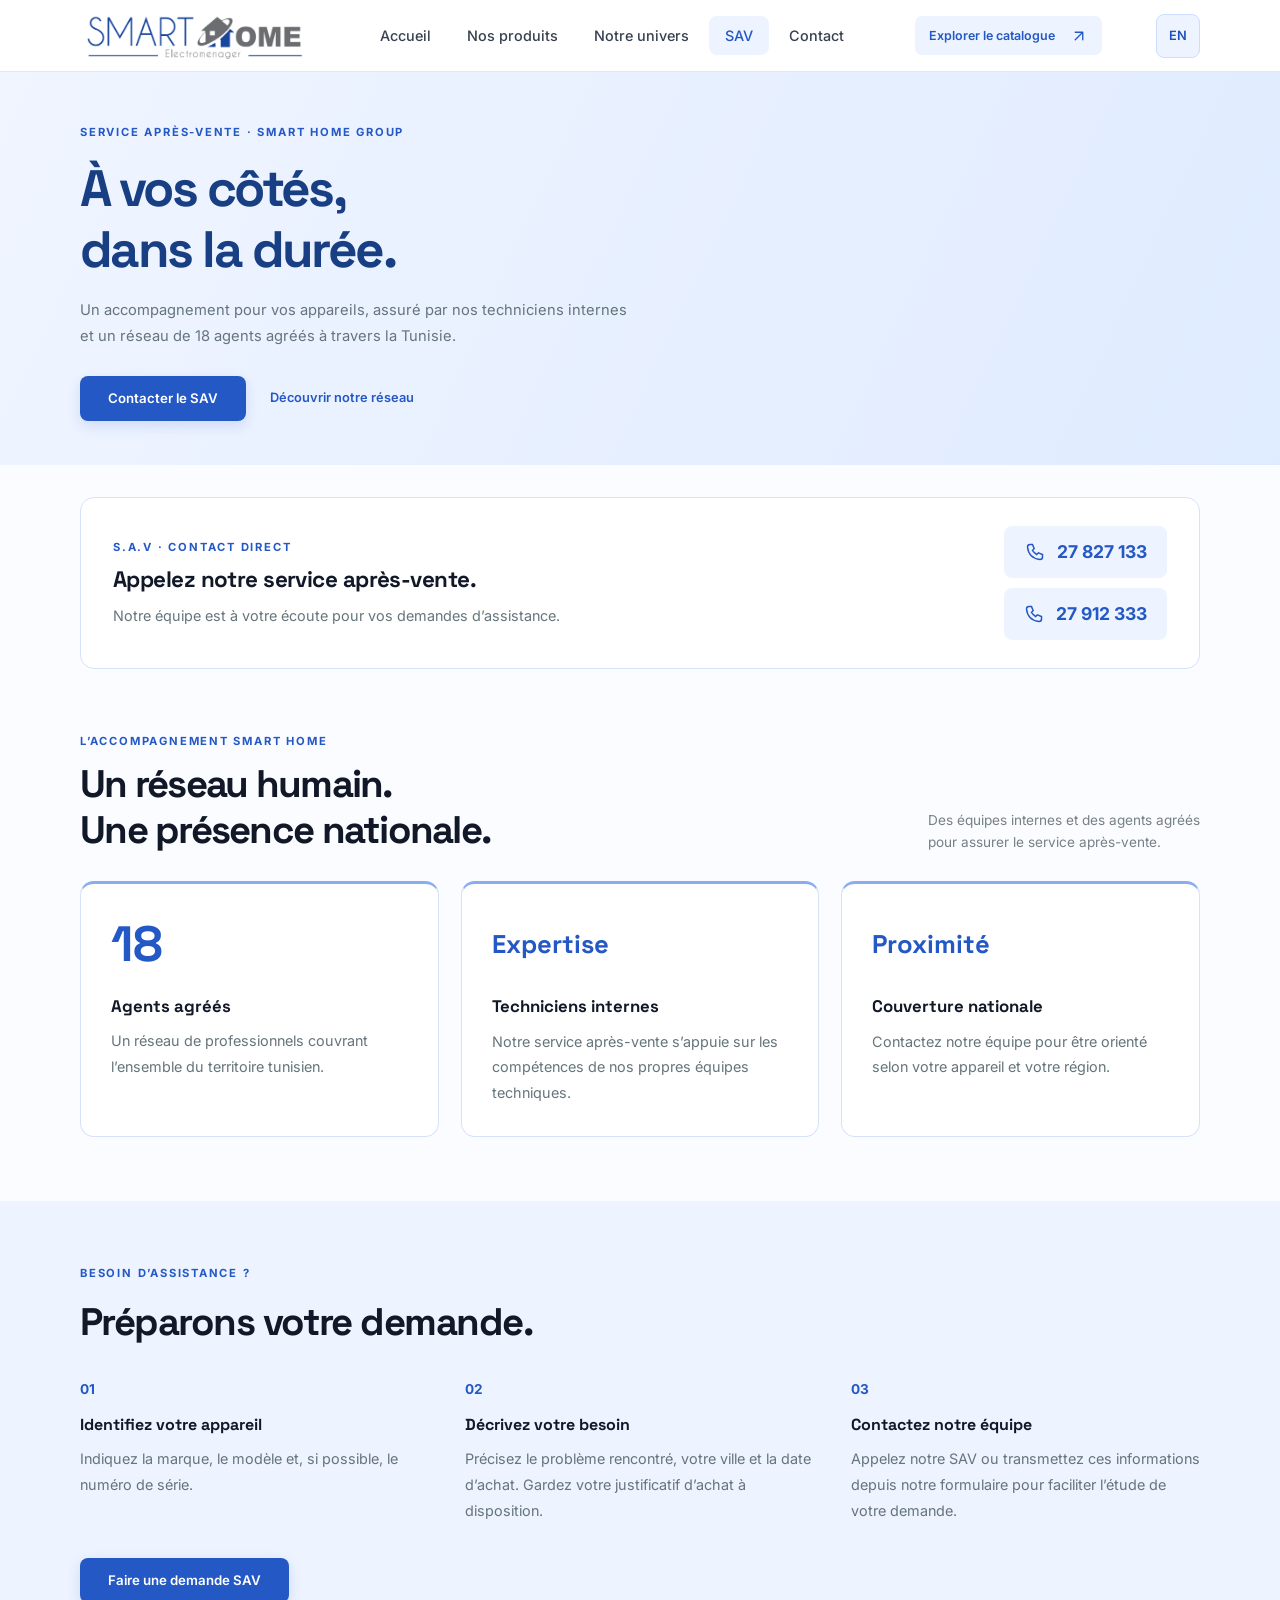
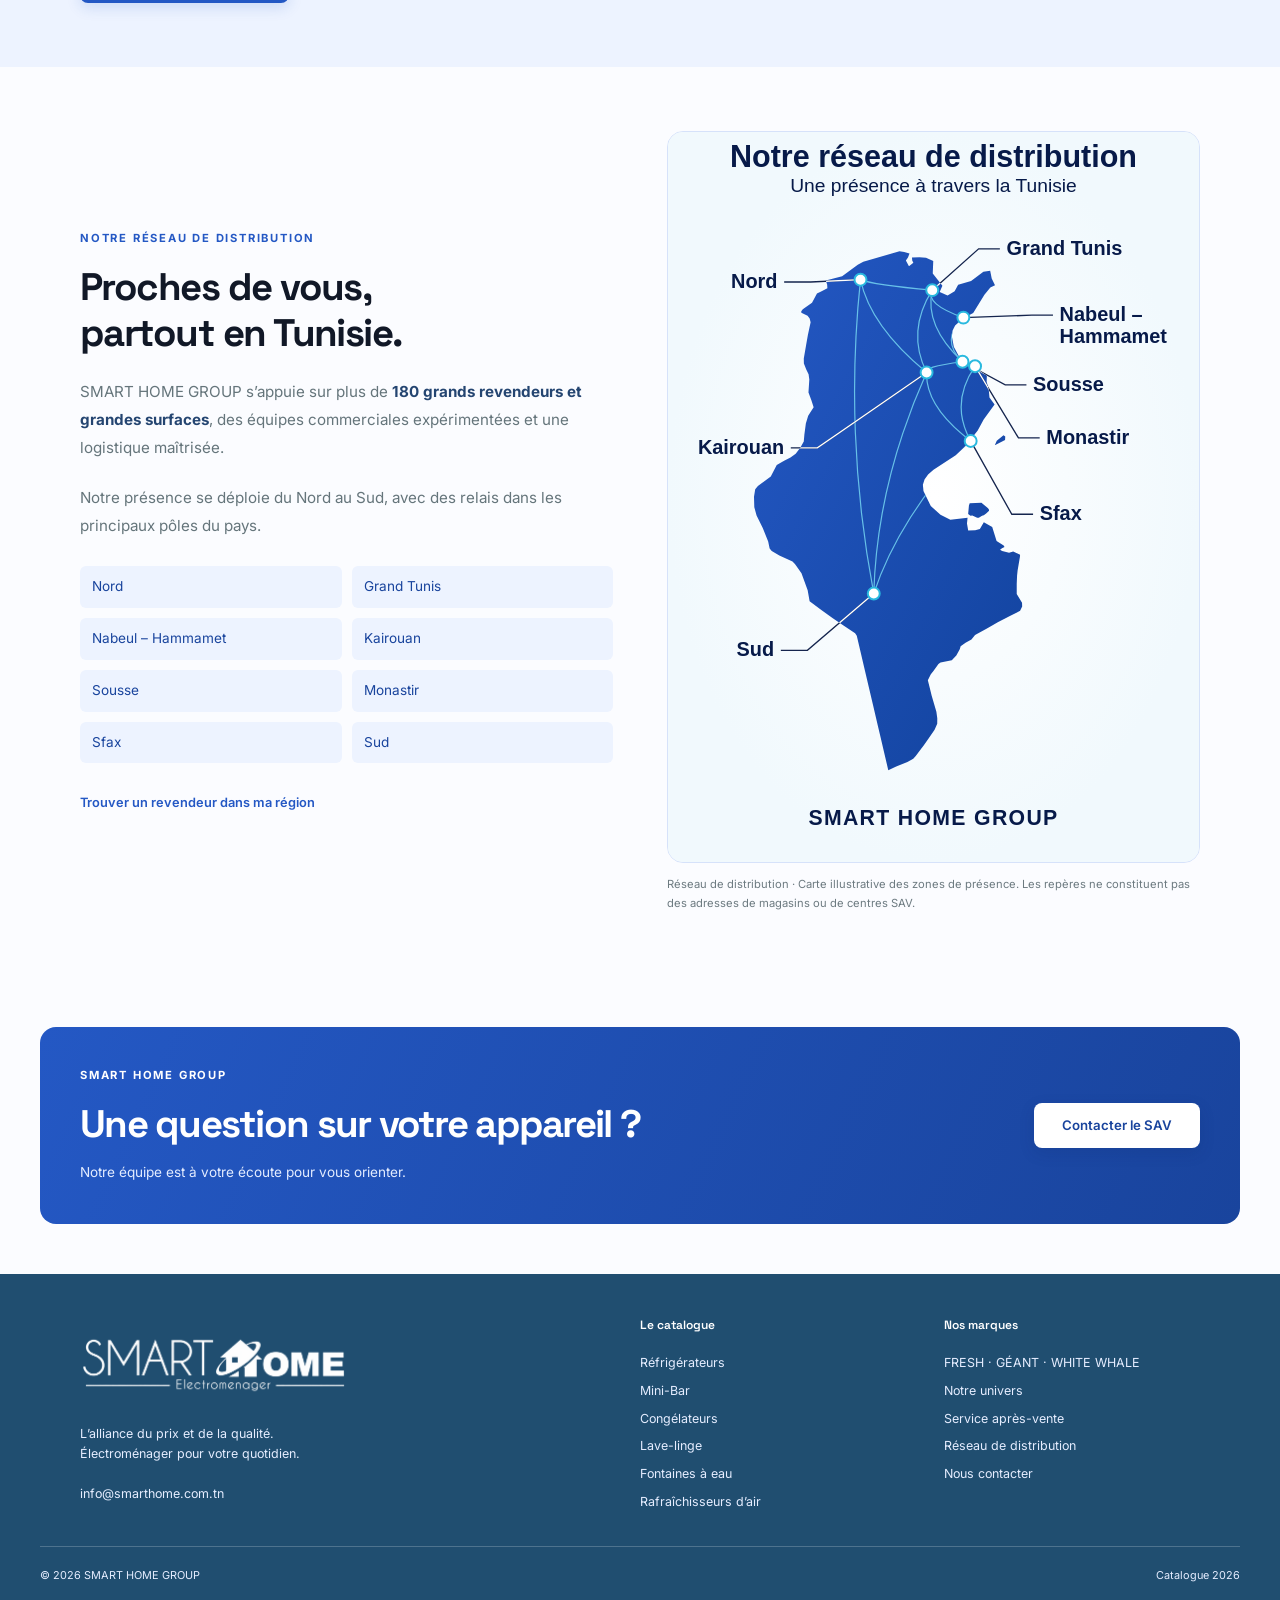
<file: sav.html>
<!doctype html><html lang="fr" data-theme="light"><head><meta charset="utf-8"><meta name="viewport" content="width=device-width, initial-scale=1"><title>Service après-vente | SMART HOME GROUP</title><meta name="description" content="Découvrez le service après-vente SMART HOME GROUP : techniciens internes, 18 agents agréés en Tunisie et réseau national de distribution."><link rel="preconnect" href="https://fonts.googleapis.com"><link rel="preconnect" href="https://fonts.gstatic.com" crossorigin><link href="https://fonts.googleapis.com/css2?family=Inter:wght@400;500;600;700&family=Space+Grotesk:wght@500;600;700&display=swap" rel="stylesheet"><link rel="stylesheet" href="https://cdnjs.cloudflare.com/ajax/libs/font-awesome/6.5.1/css/all.min.css"><link rel="stylesheet" href="assets/css/styles.css"><link rel="stylesheet" href="assets/css/catalogue.css?v=catalogue-final-30"></head><body><a class="skip-link" href="#main">Aller au contenu</a><header class="header"><div class="container header__inner"><a class="logo smart-logo" href="index.html" aria-label="SMART HOME GROUP — Accueil"><img class="brand-logo-image" src="assets/img/smart-home-logo.png" alt="SMART HOME Électroménager" width="526" height="133"></a><nav id="main-navigation" class="nav" aria-label="Navigation principale"><a class="nav__link " href="index.html">Accueil</a><a class="nav__link " href="products.html">Nos produits</a><a class="nav__link " href="about.html">Notre univers</a><a class="nav__link active" href="sav.html">SAV</a><a class="nav__link " href="contact.html">Contact</a></nav><a href="products.html" class="header-catalogue">Explorer le catalogue <span aria-hidden="true"><svg class="ui-arrow" xmlns="http://www.w3.org/2000/svg" viewBox="0 0 24 24" width="18" height="18" fill="none" stroke="currentColor" stroke-width="1.8" stroke-linecap="round" stroke-linejoin="round" aria-hidden="true" focusable="false"><path d="M7 17 17 7M7 7h10v10"/></svg></span></a><button type="button" class="language-toggle" id="language-toggle" aria-label="Switch to English" lang="en">EN</button><button class="burger" aria-controls="main-navigation" aria-label="Ouvrir le menu" aria-expanded="false"><span></span><span></span><span></span></button></div></header><main id="main"><section class="catalogue-intro sav-intro"><div class="container"><p class="eyebrow">SERVICE APRÈS-VENTE · SMART HOME GROUP</p><h1>À vos côtés,<br>dans la durée.</h1><p>Un accompagnement pour vos appareils, assuré par nos techniciens internes<br>et un réseau de 18 agents agréés à travers la Tunisie.</p><div class="sav-intro-actions"><a class="btn btn--primary" href="contact.html?demande=sav">Contacter le SAV</a><a class="text-link" href="#reseau-distribution">Découvrir notre réseau</a></div></div></section>
<section class="sav-direct-section" id="contact-sav"><div class="container"><div class="sav-direct-card"><div><p class="eyebrow">S.A.V · CONTACT DIRECT</p><h2>Appelez notre service après-vente.</h2><p>Notre équipe est à votre écoute pour vos demandes d’assistance.</p></div><div class="sav-phone-links"><a href="tel:+21627827133" aria-label="Appeler le SAV au 27 827 133"><svg width="20" height="20" viewBox="0 0 24 24" fill="none" stroke="currentColor" stroke-width="1.8" aria-hidden="true"><path d="M6 3h3l2 5-2 2a15 15 0 0 0 5 5l2-2 5 2v3a3 3 0 0 1-3 3C9 20 4 15 3 6a3 3 0 0 1 3-3Z"/></svg>27 827 133</a><a href="tel:+21627912333" aria-label="Appeler le SAV au 27 912 333"><svg width="20" height="20" viewBox="0 0 24 24" fill="none" stroke="currentColor" stroke-width="1.8" aria-hidden="true"><path d="M6 3h3l2 5-2 2a15 15 0 0 0 5 5l2-2 5 2v3a3 3 0 0 1-3 3C9 20 4 15 3 6a3 3 0 0 1 3-3Z"/></svg>27 912 333</a></div></div></div></section>
<section class="section"><div class="container"><div class="section-heading"><div><p class="eyebrow">L’ACCOMPAGNEMENT SMART HOME</p><h2>Un réseau humain.<br>Une présence nationale.</h2></div><p>Des équipes internes et des agents agréés <br>pour assurer le service après-vente.</p></div><div class="sav-benefits"><article class="sav-benefit"><span class="sav-stat">18</span><h3>Agents agréés</h3><p>Un réseau de professionnels couvrant l’ensemble du territoire tunisien.</p></article><article class="sav-benefit"><span class="sav-stat sav-word">Expertise</span><h3>Techniciens internes</h3><p>Notre service après-vente s’appuie sur les compétences de nos propres équipes techniques.</p></article><article class="sav-benefit"><span class="sav-stat sav-word">Proximité</span><h3>Couverture nationale</h3><p>Contactez notre équipe pour être orienté selon votre appareil et votre région.</p></article></div></div></section>
<section class="section sav-steps-section"><div class="container"><p class="eyebrow">BESOIN D’ASSISTANCE ?</p><h2 class="sav-section-title">Préparons votre demande.</h2><div class="sav-steps"><article><span>01</span><h3>Identifiez votre appareil</h3><p>Indiquez la marque, le modèle et, si possible, le numéro de série.</p></article><article><span>02</span><h3>Décrivez votre besoin</h3><p>Précisez le problème rencontré, votre ville et la date d’achat. Gardez votre justificatif d’achat à disposition.</p></article><article><span>03</span><h3>Contactez notre équipe</h3><p>Appelez notre SAV ou transmettez ces informations depuis notre formulaire pour faciliter l’étude de votre demande.</p></article></div><a class="btn btn--primary" href="contact.html?demande=sav">Faire une demande SAV</a></div></section>
<section class="section" id="reseau-distribution"><div class="container distribution-layout"><div class="distribution-copy"><p class="eyebrow">NOTRE RÉSEAU DE DISTRIBUTION</p><h2>Proches de vous,<br>partout en Tunisie.</h2><p>SMART HOME GROUP s’appuie sur plus de <strong>180 grands revendeurs et grandes surfaces</strong>, des équipes commerciales expérimentées et une logistique maîtrisée.</p><p>Notre présence se déploie du Nord au Sud, avec des relais dans les principaux pôles du pays.</p><ul class="distribution-regions" aria-label="Zones du réseau de distribution"><li>Nord</li><li>Grand Tunis</li><li>Nabeul – Hammamet</li><li>Kairouan</li><li>Sousse</li><li>Monastir</li><li>Sfax</li><li>Sud</li></ul><a class="text-link" href="contact.html?demande=revendeur">Trouver un revendeur dans ma région</a></div><figure class="distribution-map"><a href="assets/img/sav/reseau-distribution-tunisie-final.svg" target="_blank" rel="noopener" aria-label="Agrandir la carte du réseau de distribution en Tunisie"><img src="assets/img/sav/reseau-distribution-tunisie-final.svg" alt="Réseau de distribution SMART HOME GROUP en Tunisie : Nord, Grand Tunis, Nabeul–Hammamet, Kairouan, Sousse, Monastir, Sfax et Sud." width="800" height="1100" loading="lazy"></a><figcaption>Réseau de distribution · Carte illustrative des zones de présence. Les repères ne constituent pas des adresses de magasins ou de centres SAV.</figcaption></figure></div></section>
<section class="container home-callout"><div><p class="eyebrow">SMART HOME GROUP</p><h2>Une question sur votre appareil ?</h2><p>Notre équipe est à votre écoute pour vous orienter.</p></div><a class="btn btn--primary" href="contact.html?demande=sav">Contacter le SAV</a></section></main><footer class="footer"><div class="container smart-footer"><div><a class="footer__brand footer-logo" href="index.html" aria-label="SMART HOME GROUP — Accueil"><img src="assets/img/smart-home-logo-transparent.png" alt="SMART HOME Électroménager" width="2170" height="725" loading="lazy"></a><p class="footer__desc">L’alliance du prix et de la qualité.<br>Électroménager pour votre quotidien.</p><a href="mailto:info@smarthome.com.tn">info@smarthome.com.tn</a></div><div><h2 class="footer__heading">Le catalogue</h2><a href="products.html?categorie=refrigeration">Réfrigérateurs</a><a href="products.html?categorie=mini-bar">Mini-Bar</a><a href="products.html?categorie=congelation">Congélateurs</a><a href="products.html?categorie=lavage">Lave-linge</a><a href="products.html?categorie=eau">Fontaines à eau</a><a href="products.html?categorie=air">Rafraîchisseurs d’air</a></div><div><h2 class="footer__heading">Nos marques</h2><p>FRESH · GÉANT · WHITE WHALE</p><a href="about.html">Notre univers</a><a href="sav.html">Service après-vente</a><a href="sav.html#reseau-distribution">Réseau de distribution</a><a href="contact.html">Nous contacter</a></div></div><div class="container footer__bottom"><span>© <span data-year></span> SMART HOME GROUP</span><span>Catalogue 2026</span></div></footer><dialog id="product-dialog" aria-labelledby="detail-title"><button class="dialog-close" aria-label="Fermer la fiche">✕</button><div class="detail-layout"><div class="detail-visual"><img id="detail-image" alt=""></div><div class="detail-content"><p id="detail-brand" class="eyebrow"></p><h2 id="detail-title"></h2><p id="detail-type"></p><div id="detail-tags" class="detail-tags"></div><h3>Description & caractéristiques</h3><p id="detail-description"></p><p id="detail-note" class="detail-note" hidden></p><a id="detail-contact" class="btn btn--primary" href="contact.html">Contacter notre équipe</a><p class="price-note">Prix et disponibilité sur demande.</p></div></div></dialog><script src="assets/js/products-data.js?v=af1ff08aa82b"></script><script src="assets/js/main.js"></script><script src="assets/js/catalogue.js?v=catalogue-final-30"></script><script src="assets/js/i18n-data.js?v=af1ff08aa82b"></script><script src="assets/js/i18n.js?v=1"></script></body></html>
</file>
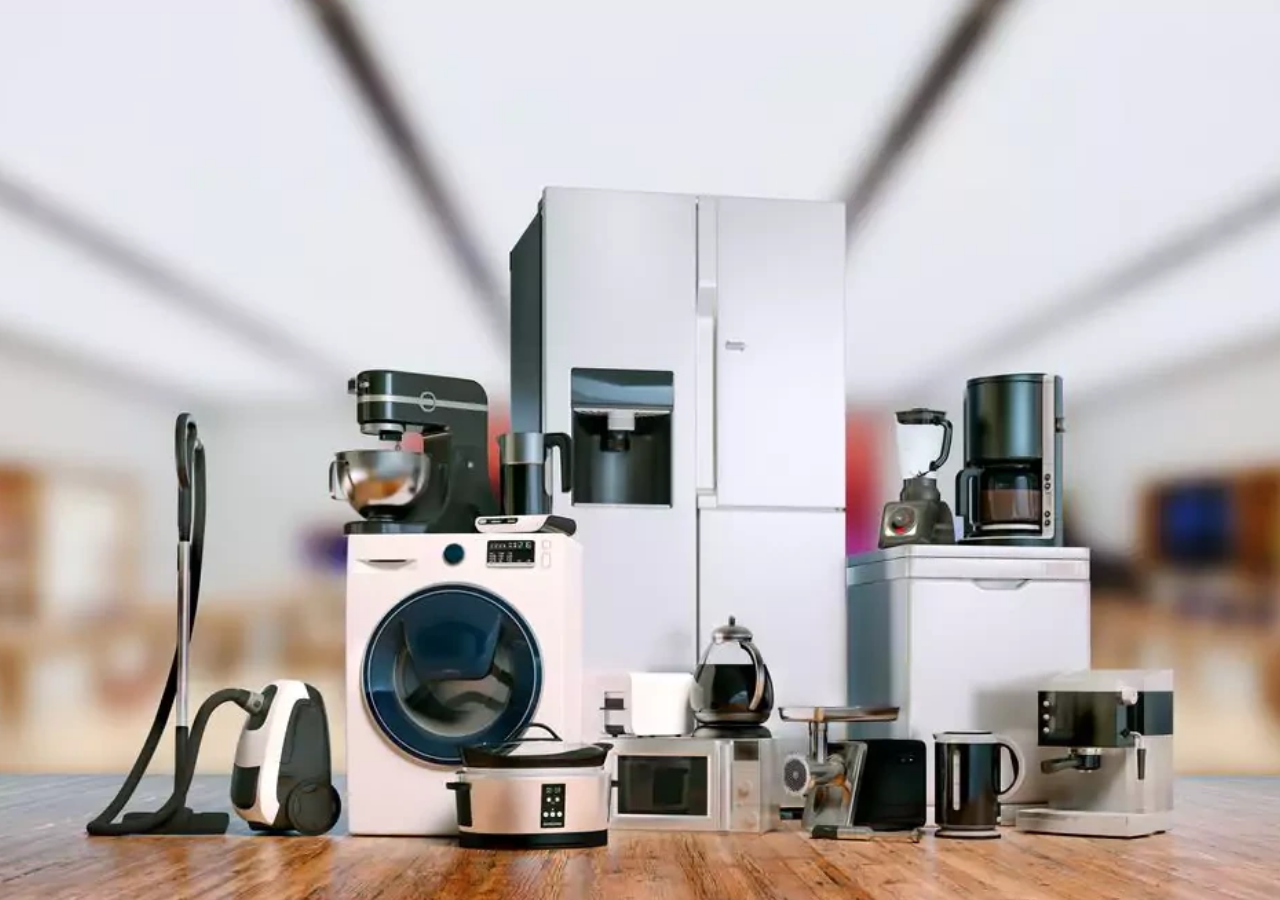
<file: scripts/hero-video-stage.html>
<!doctype html><html><head><meta charset="utf-8"><style>*{box-sizing:border-box}body{margin:0;width:960px;height:800px;overflow:hidden;background:#edf5ff;font-family:Arial,sans-serif}.studio{position:absolute;inset:0;background:radial-gradient(ellipse at 55% 38%,white 8%,#edf5ff 55%,#d6e7ff 100%)}.orbit{position:absolute;left:90px;top:90px;width:780px;height:780px;border:2px solid #8bb7ec35;border-radius:50%;box-shadow:0 0 100px #c9e4ff50}.orbit:before{content:'';position:absolute;inset:55px;border:1px solid #7faee82c;border-radius:50%}.orbit:after{content:'';position:absolute;top:104px;left:104px;width:18px;height:18px;background:#39b9e6;border-radius:50%;box-shadow:0 0 30px #62cfff}.floor{position:absolute;left:160px;top:600px;width:680px;height:55px;background:radial-gradient(ellipse,#5278ac20,transparent 70%)}.scene{position:absolute;inset:0;isolation:isolate;opacity:0}.scene:not(.life){background:radial-gradient(ellipse at 55% 38%,white 8%,#edf5ff 55%,#d6e7ff 100%)}.life{overflow:hidden}.life img{width:100%;height:100%;object-fit:cover}.copy{position:absolute;left:54px;top:68px;z-index:4;max-width:500px}.eyebrow{font-size:14px;letter-spacing:3px;color:#2458c4;font-weight:700;margin-bottom:14px}.copy h2{font-size:54px;letter-spacing:-2px;line-height:1.02;color:#153a6c;margin:0}.copy p{font-size:20px;color:#427298;margin:18px 0}.appliance{position:absolute;object-fit:contain;mix-blend-mode:multiply;transform-origin:50% 75%}.washer{left:330px;top:150px;width:560px;height:550px}.fridge{left:390px;top:115px;width:430px;height:570px;mix-blend-mode:normal}.open-fridge{left:350px;width:520px}.cooler{left:290px;top:120px;width:380px;height:590px;mix-blend-mode:normal}.air{position:absolute;inset:0;width:960px;height:800px;opacity:.65}.air path{fill:none;stroke:#48b5dc;stroke-width:3;stroke-linecap:round;stroke-dasharray:80 40}.water-ring{position:absolute;left:540px;top:380px;width:170px;height:170px;border:3px solid #62c9ec75;border-radius:50%;pointer-events:none}.water-ring:after{content:'';position:absolute;inset:25px;border:2px solid #62c9ec60;border-radius:50%}.ensemble .copy{top:60px}.ensemble .copy h2{font-size:45px}.ensemble .a{left:10px;top:300px;width:300px;height:360px}.ensemble .b{left:325px;top:170px;width:260px;height:500px;mix-blend-mode:normal}.ensemble .c{left:590px;top:220px;width:300px;height:460px;mix-blend-mode:normal}.light{position:absolute;top:-200px;width:240px;height:1200px;background:linear-gradient(90deg,transparent,#ffffff90,transparent);transform:rotate(22deg);pointer-events:none;z-index:10}.wash .copy{max-width:370px}.cool .copy{top:90px;max-width:310px}.cool .copy h2{font-size:49px}.accent{color:#2458c4}</style></head><body><div class="studio"></div><div class="orbit"></div><div class="floor"></div>
<section class="scene life" id="life"><img src="../assets/img/catalogue/maison.webp"></section>
<section class="scene wash" id="wash"><div class="copy"><div class="eyebrow">LE QUOTIDIEN, EN MIEUX.</div><h2>Le soin<br><span class="accent">du linge.</span></h2></div><img class="appliance washer" src="../assets/img/catalogue/produit-08-hd.png"><div class="water-ring"></div></section>
<section class="scene cold" id="cold"><div class="copy"><div class="eyebrow">DE LA PLACE POUR VOS ENVIES.</div><h2>Tout<br><span class="accent">conserver.</span></h2></div><img class="appliance fridge closed-fridge" src="../assets/img/catalogue/geant-bcd435-ferme-transparent.png"><img class="appliance fridge open-fridge" src="../assets/img/catalogue/geant-bcd435-ouvert-transparent.png"></section>
<section class="scene cool" id="cool"><div class="copy"><div class="eyebrow">PLACE AU CONFORT.</div><h2>Un souffle<br><span class="accent">de fraîcheur.</span></h2></div><img class="appliance cooler" src="../assets/img/catalogue/fresh-fr-tu40-blanc-transparent.png"><svg class="air" viewBox="0 0 960 800"><path d="M560 325C650 240 760 340 950 235"/><path d="M560 375C690 300 780 410 970 350"/><path d="M560 425C680 400 800 500 980 455"/></svg></section>
<section class="scene ensemble" id="ensemble"><div class="copy"><div class="eyebrow">SMART HOME GROUP · FRESH & GÉANT</div><h2>Votre maison.<br><span class="accent">Notre attention.</span></h2></div><img class="appliance a" src="../assets/img/catalogue/produit-01-hd.png"><img class="appliance b" src="../assets/img/catalogue/geant-bcd435-ferme-transparent.png"><img class="appliance c" src="../assets/img/catalogue/fresh-fr-tu25-noir-transparent.png"></section><div class="light"></div>
<script>
const el=id=>document.getElementById(id),clamp=x=>Math.min(1,Math.max(0,x)),smooth=x=>{x=clamp(x);return x*x*(3-2*x)},ease=x=>1-Math.pow(1-clamp(x),3);
function scene(id,t,start,end){const enter=smooth((t-start)/.35),exit=smooth((t-end)/.35);el(id).style.opacity=enter*(1-exit);return t-start;}
window.draw=t=>{document.querySelector('.orbit').style.transform='rotate('+(t*25)+'deg) scale('+(1+.035*Math.sin(t*2))+')';document.querySelector('.light').style.left=(-700+(t%2.4)/2.4*2100)+'px';
const life=el('life');life.style.opacity=t<1.45?1-smooth((t-1.05)/.4):smooth((t-9.35)/.65);document.querySelector('.life img').style.transform='scale('+(t<2?1.02+t*.1:1.02+(10-t)*.1)+') translateX('+(t<2?-t*14:-(10-t)*14)+'px)';
let u=scene('wash',t,1.05,3.0);document.querySelector('.washer').style.transform='translateX('+((1-ease(u/.6))*250-u*22)+'px) scale('+(1+u*.035)+')';el('wash').querySelector('.copy').style.transform='translateX('+(-35*(1-ease(u/.5)))+'px)';const ring=document.querySelector('.water-ring');ring.style.transform='scale('+(1+(u% .8)*.5)+')';ring.style.opacity=.5*(1-clamp((u%.8)/.8));
u=scene('cold',t,3.0,5.0);const opening=smooth((u-.7)/.55);document.querySelector('.closed-fridge').style.clipPath='inset(0 '+(opening*100)+'% 0 0)';document.querySelector('.open-fridge').style.clipPath='inset(0 0 0 '+((1-opening)*100)+'%)';document.querySelectorAll('.fridge').forEach(e=>e.style.transform='translateX('+((1-ease(u/.5))*170-u*16)+'px) scale('+(1+u*.04)+')');
u=scene('cool',t,5.0,7.0);document.querySelector('.cooler').style.transform='translateX('+((1-ease(u/.5))*190-u*10)+'px) scale('+(1+u*.045)+')';document.querySelectorAll('.air path').forEach((e,i)=>e.style.strokeDashoffset=(-u*400-i*90));
u=scene('ensemble',t,7.0,9.35);document.querySelectorAll('.ensemble .appliance').forEach((e,i)=>{const progress=ease((u-i*.12)/.6);e.style.opacity=progress;e.style.transform='translateY('+((1-progress)*100-8*Math.sin(u*1.7+i))+'px) scale('+( .92+.08*progress)+')'});
};draw(0);
</script></body></html>
</file>
<file: assets/css/styles.css>
/* ============================================
   ELECTRO — Tech Store Design System
   Pure CSS · No Frameworks
   ============================================ */

/* --- Custom Properties --- */
:root {
  --blue: #2563EB;
  --blue-dark: #1D4ED8;
  --cyan: #06B6D4;
  --cyan-light: #22D3EE;
  --dark: #111827;
  --dark-800: #1F2937;
  --dark-700: #374151;
  --dark-600: #4B5563;
  --gray: #6B7280;
  --gray-light: #9CA3AF;
  --gray-200: #E5E7EB;
  --gray-100: #F3F4F6;
  --light: #F8FAFC;
  --white: #FFFFFF;
  --success: #10B981;
  --warning: #F59E0B;
  --danger: #EF4444;
  --font-heading: 'Space Grotesk', sans-serif;
  --font-body: 'Inter', sans-serif;
  --shadow-sm: 0 1px 2px rgba(0,0,0,.05);
  --shadow: 0 4px 6px -1px rgba(0,0,0,.07), 0 2px 4px -2px rgba(0,0,0,.05);
  --shadow-md: 0 10px 25px -5px rgba(0,0,0,.08), 0 8px 10px -6px rgba(0,0,0,.04);
  --shadow-lg: 0 20px 50px -12px rgba(0,0,0,.12);
  --shadow-glow: 0 0 20px rgba(37,99,235,.15), 0 0 40px rgba(6,182,212,.08);
  --radius: 12px;
  --radius-sm: 8px;
  --radius-lg: 16px;
  --radius-full: 9999px;
  --transition: .25s cubic-bezier(.4,0,.2,1);
  --max-w: 1200px;
  --header-h: 72px;
}

@media (prefers-color-scheme: dark) {
  :root:not([data-theme="light"]) {
    --light: #0F172A;
    --white: #1E293B;
    --gray-100: #1E293B;
    --gray-200: #334155;
    --dark: #F8FAFC;
    --dark-800: #E2E8F0;
    --dark-700: #CBD5E1;
  }
}

/* --- Reset & Base --- */
*, *::before, *::after { box-sizing: border-box; margin: 0; padding: 0; }

html {
  scroll-behavior: smooth;
  -webkit-text-size-adjust: 100%;
  scroll-padding-top: calc(var(--header-h) + 16px);
}

body {
  font-family: var(--font-body);
  font-size: 1rem;
  line-height: 1.6;
  color: var(--dark);
  background: var(--light);
  overflow-x: hidden;
  -webkit-font-smoothing: antialiased;
}

img { max-width: 100%; height: auto; display: block; }
a { color: inherit; text-decoration: none; }
button { font: inherit; cursor: pointer; border: none; background: none; }
ul, ol { list-style: none; }

h1, h2, h3, h4, h5, h6 {
  font-family: var(--font-heading);
  font-weight: 700;
  line-height: 1.2;
  color: var(--dark);
}

/* --- Utilities --- */
.container { width: 100%; max-width: var(--max-w); margin: 0 auto; padding: 0 clamp(1rem, 4vw, 2.5rem); }
.sr-only { position: absolute; width: 1px; height: 1px; padding: 0; margin: -1px; overflow: hidden; clip: rect(0,0,0,0); border: 0; }
.text-center { text-align: center; }
.text-blue { color: var(--blue); }
.text-cyan { color: var(--cyan); }
.text-gray { color: var(--gray); }

/* --- Circuit Board Pattern (SVG bg) --- */
.circuit-bg {
  position: relative;
  overflow: hidden;
}
.circuit-bg::before {
  content: '';
  position: absolute;
  inset: 0;
  opacity: .04;
  background-image: url("data:image/svg+xml,%3Csvg width='60' height='60' xmlns='http://www.w3.org/2000/svg'%3E%3Cpath d='M30 0v15m0 30v15M0 30h15m30 0h15' stroke='%232563EB' stroke-width='.5' fill='none'/%3E%3Ccircle cx='30' cy='30' r='2' fill='%232563EB'/%3E%3Ccircle cx='30' cy='0' r='1.5' fill='%2306B6D4'/%3E%3Ccircle cx='30' cy='60' r='1.5' fill='%2306B6D4'/%3E%3Ccircle cx='0' cy='30' r='1.5' fill='%2306B6D4'/%3E%3Ccircle cx='60' cy='30' r='1.5' fill='%2306B6D4'/%3E%3C/svg%3E");
  background-size: 60px 60px;
  pointer-events: none;
  z-index: 0;
}

/* ============================================
   HEADER / NAV
   ============================================ */
.header {
  position: sticky;
  top: 0;
  z-index: 100;
  background: rgba(255,255,255,.92);
  backdrop-filter: blur(12px);
  -webkit-backdrop-filter: blur(12px);
  border-bottom: 1px solid var(--gray-200);
  height: var(--header-h);
}

@media (prefers-color-scheme: dark) {
  :root:not([data-theme="light"]) .header {
    background: rgba(15,23,42,.92);
  }
}

.header__inner {
  display: flex;
  align-items: center;
  justify-content: space-between;
  height: 100%;
}

.logo {
  display: flex;
  align-items: center;
  gap: .6rem;
  font-family: var(--font-heading);
  font-weight: 700;
  font-size: 1.5rem;
  color: var(--dark);
}

.logo__icon {
  width: 36px;
  height: 36px;
  background: linear-gradient(135deg, var(--blue), var(--cyan));
  border-radius: var(--radius-sm);
  display: flex;
  align-items: center;
  justify-content: center;
  color: var(--white);
  font-size: .9rem;
}

.nav { display: flex; align-items: center; gap: .25rem; }
.nav__link {
  padding: .5rem 1rem;
  border-radius: var(--radius-sm);
  font-size: .9rem;
  font-weight: 500;
  color: var(--dark-700);
  transition: var(--transition);
}
.nav__link:hover,
.nav__link.active {
  color: var(--blue);
  background: rgba(37,99,235,.06);
}

.header__actions {
  display: flex;
  align-items: center;
  gap: .5rem;
}

.btn-icon {
  position: relative;
  width: 40px;
  height: 40px;
  border-radius: var(--radius-sm);
  display: flex;
  align-items: center;
  justify-content: center;
  color: var(--dark-700);
  transition: var(--transition);
  font-size: 1.1rem;
}
.btn-icon:hover { background: var(--gray-100); color: var(--blue); }
.btn-icon .badge {
  position: absolute;
  top: 4px; right: 4px;
  width: 18px; height: 18px;
  background: var(--blue);
  color: var(--white);
  font-size: .65rem;
  font-weight: 700;
  border-radius: var(--radius-full);
  display: flex;
  align-items: center;
  justify-content: center;
}

/* Burger */
.burger {
  display: none;
  flex-direction: column;
  gap: 5px;
  width: 28px;
  padding: 4px 0;
}
.burger span {
  display: block;
  height: 2px;
  background: var(--dark);
  border-radius: 2px;
  transition: var(--transition);
  transform-origin: center;
}
.burger.open span:nth-child(1) { transform: translateY(7px) rotate(45deg); }
.burger.open span:nth-child(2) { opacity: 0; }
.burger.open span:nth-child(3) { transform: translateY(-7px) rotate(-45deg); }

/* Mobile Nav */
@media (max-width: 720px) {
  .burger { display: flex; }
  .nav {
    position: fixed;
    top: var(--header-h);
    left: 0; right: 0;
    background: var(--white);
    flex-direction: column;
    padding: 1rem;
    border-bottom: 1px solid var(--gray-200);
    box-shadow: var(--shadow-md);
    transform: translateY(-100%);
    opacity: 0;
    pointer-events: none;
    transition: var(--transition);
  }
  .nav.open {
    transform: translateY(0);
    opacity: 1;
    pointer-events: all;
  }
  .nav__link {
    width: 100%;
    padding: .75rem 1rem;
    font-size: 1rem;
  }
}

/* ============================================
   BUTTONS
   ============================================ */
.btn {
  display: inline-flex;
  align-items: center;
  justify-content: center;
  gap: .5rem;
  padding: .75rem 1.75rem;
  border-radius: var(--radius-sm);
  font-family: var(--font-body);
  font-size: .9rem;
  font-weight: 600;
  transition: var(--transition);
  white-space: nowrap;
}
.btn--primary {
  background: var(--blue);
  color: var(--white);
  box-shadow: 0 2px 8px rgba(37,99,235,.3);
}
.btn--primary:hover {
  background: var(--blue-dark);
  box-shadow: 0 4px 16px rgba(37,99,235,.4);
  transform: translateY(-1px);
}
.btn--outline {
  border: 2px solid var(--blue);
  color: var(--blue);
  background: transparent;
}
.btn--outline:hover {
  background: var(--blue);
  color: var(--white);
}
.btn--ghost {
  color: var(--dark-700);
  padding: .5rem 1rem;
}
.btn--ghost:hover {
  background: var(--gray-100);
  color: var(--blue);
}
.btn--sm {
  padding: .5rem 1.25rem;
  font-size: .8rem;
}
.btn--lg {
  padding: 1rem 2.25rem;
  font-size: 1rem;
}
.btn--cyan {
  background: var(--cyan);
  color: var(--white);
}
.btn--cyan:hover {
  background: #0891B2;
  transform: translateY(-1px);
}

/* ============================================
   HERO
   ============================================ */
.hero {
  position: relative;
  min-height: clamp(480px, 70vh, 640px);
  display: flex;
  align-items: center;
  overflow: hidden;
  background: linear-gradient(135deg, var(--dark) 0%, #0F172A 50%, #0C1A33 100%);
}

.hero__content {
  position: relative;
  z-index: 2;
  max-width: 600px;
}

.hero__badge {
  display: inline-flex;
  align-items: center;
  gap: .5rem;
  padding: .4rem 1rem;
  background: rgba(37,99,235,.15);
  border: 1px solid rgba(37,99,235,.3);
  border-radius: var(--radius-full);
  color: var(--cyan-light);
  font-size: .8rem;
  font-weight: 600;
  margin-bottom: 1.5rem;
  backdrop-filter: blur(8px);
}
.hero__badge .dot {
  width: 6px; height: 6px;
  background: var(--cyan);
  border-radius: var(--radius-full);
  animation: pulse-dot 2s ease-in-out infinite;
}

.hero__title {
  font-size: clamp(2.2rem, 5vw, 3.5rem);
  color: var(--white);
  margin-bottom: 1.25rem;
  line-height: 1.1;
}
.hero__title span { color: var(--cyan); }

.hero__desc {
  font-size: clamp(1rem, 2vw, 1.15rem);
  color: var(--gray-light);
  margin-bottom: 2rem;
  max-width: 480px;
  line-height: 1.7;
}

.hero__buttons {
  display: flex;
  gap: 1rem;
  flex-wrap: wrap;
}

.hero__image {
  position: absolute;
  right: -5%;
  top: 50%;
  transform: translateY(-50%);
  width: clamp(300px, 40vw, 550px);
  z-index: 1;
  opacity: .9;
}

.hero__grid-lines {
  position: absolute;
  inset: 0;
  background-image:
    linear-gradient(rgba(37,99,235,.05) 1px, transparent 1px),
    linear-gradient(90deg, rgba(37,99,235,.05) 1px, transparent 1px);
  background-size: 40px 40px;
  z-index: 0;
}

.hero__glow {
  position: absolute;
  width: 400px; height: 400px;
  border-radius: 50%;
  background: radial-gradient(circle, rgba(6,182,212,.12) 0%, transparent 70%);
  top: 20%; right: 15%;
  z-index: 0;
  animation: glow-pulse 4s ease-in-out infinite;
}

@media (max-width: 980px) {
  .hero__image {
    position: relative;
    right: auto;
    top: auto;
    transform: none;
    width: 100%;
    max-width: 400px;
    margin: 2rem auto 0;
    opacity: 1;
  }
  .hero {
    flex-direction: column;
    text-align: center;
    padding: 3rem 0;
    min-height: auto;
  }
  .hero__content { max-width: 100%; }
  .hero__desc { margin-left: auto; margin-right: auto; }
  .hero__buttons { justify-content: center; }
}

@keyframes pulse-dot {
  0%, 100% { opacity: 1; transform: scale(1); }
  50% { opacity: .5; transform: scale(1.5); }
}
@keyframes glow-pulse {
  0%, 100% { opacity: .6; transform: scale(1); }
  50% { opacity: 1; transform: scale(1.1); }
}

/* ============================================
   SECTIONS
   ============================================ */
.section {
  padding: clamp(3rem, 6vw, 5rem) 0;
}
.section--gray { background: var(--gray-100); }

.section__header {
  margin-bottom: 2.5rem;
}
.section__tag {
  display: inline-flex;
  align-items: center;
  gap: .4rem;
  font-size: .75rem;
  font-weight: 700;
  text-transform: uppercase;
  letter-spacing: .08em;
  color: var(--cyan);
  margin-bottom: .5rem;
}
.section__tag::before {
  content: '';
  width: 20px; height: 2px;
  background: var(--cyan);
  border-radius: 2px;
}
.section__title {
  font-size: clamp(1.75rem, 3.5vw, 2.5rem);
  margin-bottom: .75rem;
}
.section__subtitle {
  color: var(--gray);
  font-size: 1.05rem;
  max-width: 560px;
}
.section__header--center { text-align: center; }
.section__header--center .section__subtitle { margin-left: auto; margin-right: auto; }

/* ============================================
   CATEGORY CARDS
   ============================================ */
.categories {
  display: grid;
  grid-template-columns: repeat(auto-fill, minmax(200px, 1fr));
  gap: 1.25rem;
}

.category-card {
  position: relative;
  background: var(--white);
  border: 1px solid var(--gray-200);
  border-radius: var(--radius);
  padding: 1.75rem 1.25rem;
  text-align: center;
  transition: var(--transition);
  cursor: pointer;
  overflow: hidden;
}
.category-card::before {
  content: '';
  position: absolute;
  top: 0; left: 0; right: 0;
  height: 3px;
  background: linear-gradient(90deg, var(--blue), var(--cyan));
  transform: scaleX(0);
  transform-origin: left;
  transition: transform .4s cubic-bezier(.4,0,.2,1);
}
.category-card:hover::before { transform: scaleX(1); }
.category-card:hover {
  border-color: var(--blue);
  box-shadow: var(--shadow-glow);
  transform: translateY(-4px);
}

.category-card__icon {
  width: 56px; height: 56px;
  margin: 0 auto 1rem;
  background: linear-gradient(135deg, rgba(37,99,235,.08), rgba(6,182,212,.08));
  border-radius: var(--radius);
  display: flex;
  align-items: center;
  justify-content: center;
  font-size: 1.5rem;
  color: var(--blue);
  transition: var(--transition);
}
.category-card:hover .category-card__icon {
  background: linear-gradient(135deg, var(--blue), var(--cyan));
  color: var(--white);
}

.category-card__name {
  font-family: var(--font-heading);
  font-size: 1rem;
  font-weight: 600;
  margin-bottom: .25rem;
}
.category-card__count {
  font-size: .8rem;
  color: var(--gray);
}

/* ============================================
   PRODUCT GRID
   ============================================ */
.products-grid {
  display: grid;
  grid-template-columns: repeat(auto-fill, minmax(260px, 1fr));
  gap: 1.5rem;
}

.product-card {
  position: relative;
  background: var(--white);
  border: 1px solid var(--gray-200);
  border-radius: var(--radius);
  overflow: hidden;
  transition: var(--transition);
}
.product-card:hover {
  box-shadow: var(--shadow-lg);
  transform: translateY(-4px);
  border-color: transparent;
}

.product-card__img {
  position: relative;
  aspect-ratio: 1;
  background: var(--gray-100);
  overflow: hidden;
  display: flex;
  align-items: center;
  justify-content: center;
  padding: 1.5rem;
}
.product-card__img img {
  width: 70%;
  height: 70%;
  object-fit: contain;
  transition: transform .4s cubic-bezier(.4,0,.2,1);
}
.product-card:hover .product-card__img img {
  transform: scale(1.08);
}

/* "New" Pulse Badge */
.badge-new {
  position: absolute;
  top: 12px; left: 12px;
  padding: .25rem .7rem;
  background: var(--cyan);
  color: var(--white);
  font-size: .7rem;
  font-weight: 700;
  text-transform: uppercase;
  letter-spacing: .05em;
  border-radius: var(--radius-full);
  z-index: 2;
  animation: badge-pulse 2.5s ease-in-out infinite;
}
@keyframes badge-pulse {
  0%, 100% { box-shadow: 0 0 0 0 rgba(6,182,212,.5); }
  50% { box-shadow: 0 0 0 6px rgba(6,182,212,0); }
}

.badge-sale {
  position: absolute;
  top: 12px; right: 12px;
  padding: .25rem .7rem;
  background: var(--danger);
  color: var(--white);
  font-size: .7rem;
  font-weight: 700;
  border-radius: var(--radius-full);
  z-index: 2;
}

.product-card__actions {
  position: absolute;
  bottom: 12px; right: 12px;
  display: flex;
  flex-direction: column;
  gap: .4rem;
  opacity: 0;
  transform: translateX(10px);
  transition: var(--transition);
  z-index: 2;
}
.product-card:hover .product-card__actions {
  opacity: 1;
  transform: translateX(0);
}
.product-card__actions button {
  width: 36px; height: 36px;
  border-radius: var(--radius-sm);
  background: var(--white);
  box-shadow: var(--shadow);
  display: flex;
  align-items: center;
  justify-content: center;
  font-size: .85rem;
  color: var(--dark-700);
  transition: var(--transition);
}
.product-card__actions button:hover {
  background: var(--blue);
  color: var(--white);
}

.product-card__body {
  padding: 1.25rem;
}
.product-card__brand {
  font-size: .75rem;
  font-weight: 600;
  text-transform: uppercase;
  letter-spacing: .04em;
  color: var(--cyan);
  margin-bottom: .35rem;
}
.product-card__name {
  font-family: var(--font-heading);
  font-size: 1rem;
  font-weight: 600;
  margin-bottom: .5rem;
  line-height: 1.3;
}
.product-card__rating {
  display: flex;
  align-items: center;
  gap: .25rem;
  font-size: .8rem;
  color: var(--warning);
  margin-bottom: .6rem;
}
.product-card__rating span {
  color: var(--gray);
  font-size: .75rem;
}
.product-card__price {
  display: flex;
  align-items: center;
  gap: .75rem;
}
.product-card__price-current {
  font-family: var(--font-heading);
  font-size: 1.25rem;
  font-weight: 700;
  color: var(--blue);
}
.product-card__price-old {
  font-size: .9rem;
  color: var(--gray-light);
  text-decoration: line-through;
}

/* ============================================
   BRAND LOGOS
   ============================================ */
.brands-row {
  display: flex;
  align-items: center;
  justify-content: center;
  gap: clamp(2rem, 5vw, 4rem);
  flex-wrap: wrap;
  padding: 2rem 0;
}
.brand-logo {
  font-family: var(--font-heading);
  font-size: 1.2rem;
  font-weight: 700;
  color: var(--gray-light);
  transition: var(--transition);
  letter-spacing: .02em;
  opacity: .5;
}
.brand-logo:hover { opacity: 1; color: var(--dark); }

/* ============================================
   FEATURES / USP
   ============================================ */
.features {
  display: grid;
  grid-template-columns: repeat(auto-fit, minmax(240px, 1fr));
  gap: 1.5rem;
}
.feature-card {
  display: flex;
  align-items: flex-start;
  gap: 1rem;
  padding: 1.5rem;
  background: var(--white);
  border: 1px solid var(--gray-200);
  border-radius: var(--radius);
  transition: var(--transition);
}
.feature-card:hover {
  border-color: var(--blue);
  box-shadow: var(--shadow);
}
.feature-card__icon {
  flex-shrink: 0;
  width: 48px; height: 48px;
  background: linear-gradient(135deg, rgba(37,99,235,.1), rgba(6,182,212,.1));
  border-radius: var(--radius-sm);
  display: flex;
  align-items: center;
  justify-content: center;
  font-size: 1.2rem;
  color: var(--blue);
}
.feature-card__title {
  font-family: var(--font-heading);
  font-weight: 600;
  font-size: .95rem;
  margin-bottom: .25rem;
}
.feature-card__desc {
  font-size: .85rem;
  color: var(--gray);
  line-height: 1.5;
}

/* ============================================
   PROMO BANNER
   ============================================ */
.promo {
  position: relative;
  border-radius: var(--radius-lg);
  overflow: hidden;
  background: linear-gradient(135deg, var(--dark) 0%, #0C1A33 100%);
  padding: clamp(2rem, 5vw, 4rem);
  display: flex;
  align-items: center;
  gap: 3rem;
}
.promo__content { flex: 1; z-index: 2; position: relative; }
.promo__title {
  font-size: clamp(1.5rem, 3vw, 2.2rem);
  color: var(--white);
  margin-bottom: 1rem;
}
.promo__desc {
  color: var(--gray-light);
  margin-bottom: 1.5rem;
  max-width: 440px;
}
.promo__image {
  flex: 0 0 auto;
  width: clamp(200px, 25vw, 360px);
  z-index: 2;
}
.promo__image img {
  width: 100%;
  filter: drop-shadow(0 10px 30px rgba(0,0,0,.3));
}
.promo::before {
  content: '';
  position: absolute;
  inset: 0;
  opacity: .06;
  background-image: url("data:image/svg+xml,%3Csvg width='60' height='60' xmlns='http://www.w3.org/2000/svg'%3E%3Cpath d='M30 0v15m0 30v15M0 30h15m30 0h15' stroke='%2306B6D4' stroke-width='.5' fill='none'/%3E%3Ccircle cx='30' cy='30' r='2' fill='%2306B6D4'/%3E%3C/svg%3E");
  background-size: 60px 60px;
}
.promo__glow {
  position: absolute;
  width: 300px; height: 300px;
  border-radius: 50%;
  background: radial-gradient(circle, rgba(6,182,212,.15) 0%, transparent 70%);
  top: -50px; right: -50px;
}

@media (max-width: 720px) {
  .promo { flex-direction: column; text-align: center; }
  .promo__desc { margin-left: auto; margin-right: auto; }
}

/* ============================================
   SPEC COMPARISON TABLE
   ============================================ */
.compare-wrap {
  overflow-x: auto;
  -webkit-overflow-scrolling: touch;
  border-radius: var(--radius);
  border: 1px solid var(--gray-200);
}
.compare {
  width: 100%;
  min-width: 600px;
  border-collapse: collapse;
  font-size: .9rem;
}
.compare th,
.compare td {
  padding: .85rem 1.25rem;
  text-align: left;
  border-bottom: 1px solid var(--gray-200);
}
.compare thead th {
  background: var(--dark);
  color: var(--white);
  font-family: var(--font-heading);
  font-weight: 600;
  font-size: .85rem;
  text-transform: uppercase;
  letter-spacing: .04em;
}
.compare thead th:first-child { border-radius: var(--radius-sm) 0 0 0; }
.compare thead th:last-child { border-radius: 0 var(--radius-sm) 0 0; }
.compare tbody tr:last-child td { border-bottom: none; }
.compare tbody tr:hover { background: rgba(37,99,235,.03); }
.compare .highlight { color: var(--blue); font-weight: 600; }
.compare .check { color: var(--success); }
.compare .cross { color: var(--danger); }

/* ============================================
   FILTER TABS
   ============================================ */
.filter-bar {
  display: flex;
  align-items: center;
  gap: .5rem;
  flex-wrap: wrap;
  margin-bottom: 2rem;
}
.filter-tab {
  padding: .5rem 1.25rem;
  border-radius: var(--radius-full);
  font-size: .85rem;
  font-weight: 500;
  color: var(--dark-700);
  border: 1px solid var(--gray-200);
  background: var(--white);
  transition: var(--transition);
}
.filter-tab:hover,
.filter-tab.active {
  background: var(--blue);
  color: var(--white);
  border-color: var(--blue);
}

/* ============================================
   PAGE HERO (inner pages)
   ============================================ */
.page-hero {
  position: relative;
  padding: clamp(3rem, 8vw, 5rem) 0;
  background: linear-gradient(135deg, var(--dark) 0%, #0F172A 100%);
  text-align: center;
  overflow: hidden;
}
.page-hero__title {
  font-size: clamp(2rem, 4vw, 3rem);
  color: var(--white);
  margin-bottom: .75rem;
}
.page-hero__breadcrumb {
  display: flex;
  align-items: center;
  justify-content: center;
  gap: .5rem;
  font-size: .9rem;
  color: var(--gray-light);
}
.page-hero__breadcrumb a {
  color: var(--cyan-light);
  transition: var(--transition);
}
.page-hero__breadcrumb a:hover { color: var(--white); }
.page-hero__grid {
  position: absolute;
  inset: 0;
  background-image:
    linear-gradient(rgba(37,99,235,.04) 1px, transparent 1px),
    linear-gradient(90deg, rgba(37,99,235,.04) 1px, transparent 1px);
  background-size: 40px 40px;
}

/* ============================================
   ABOUT PAGE
   ============================================ */
.about-grid {
  display: grid;
  grid-template-columns: 1fr 1fr;
  gap: 3rem;
  align-items: center;
}
.about-grid img {
  border-radius: var(--radius-lg);
  box-shadow: var(--shadow-lg);
}
.about-text h2 {
  font-size: clamp(1.5rem, 3vw, 2rem);
  margin-bottom: 1rem;
}
.about-text p {
  color: var(--gray);
  margin-bottom: 1rem;
  line-height: 1.7;
}
.stats-row {
  display: grid;
  grid-template-columns: repeat(auto-fit, minmax(140px, 1fr));
  gap: 1.5rem;
  margin-top: 2rem;
}
.stat-item {
  text-align: center;
  padding: 1.5rem 1rem;
  background: var(--white);
  border: 1px solid var(--gray-200);
  border-radius: var(--radius);
}
.stat-item__num {
  font-family: var(--font-heading);
  font-size: clamp(1.8rem, 3vw, 2.5rem);
  font-weight: 700;
  color: var(--blue);
  margin-bottom: .25rem;
}
.stat-item__label {
  font-size: .85rem;
  color: var(--gray);
}

.team-grid {
  display: grid;
  grid-template-columns: repeat(auto-fill, minmax(220px, 1fr));
  gap: 1.5rem;
}
.team-card {
  text-align: center;
  padding: 2rem 1.25rem;
  background: var(--white);
  border: 1px solid var(--gray-200);
  border-radius: var(--radius);
  transition: var(--transition);
}
.team-card:hover {
  border-color: var(--blue);
  box-shadow: var(--shadow);
}
.team-card__avatar {
  width: 80px; height: 80px;
  border-radius: var(--radius-full);
  object-fit: cover;
  margin: 0 auto 1rem;
  border: 3px solid var(--gray-200);
}
.team-card__name {
  font-family: var(--font-heading);
  font-weight: 600;
  margin-bottom: .25rem;
}
.team-card__role {
  font-size: .85rem;
  color: var(--gray);
}

/* ============================================
   CONTACT
   ============================================ */
.contact-grid {
  display: grid;
  grid-template-columns: 1fr 1.2fr;
  gap: 3rem;
}
.contact-info-card {
  display: flex;
  align-items: flex-start;
  gap: 1rem;
  padding: 1.25rem;
  background: var(--white);
  border: 1px solid var(--gray-200);
  border-radius: var(--radius);
  margin-bottom: 1rem;
  transition: var(--transition);
}
.contact-info-card:hover {
  border-color: var(--blue);
  box-shadow: var(--shadow);
}
.contact-info-card__icon {
  flex-shrink: 0;
  width: 44px; height: 44px;
  background: linear-gradient(135deg, rgba(37,99,235,.1), rgba(6,182,212,.1));
  border-radius: var(--radius-sm);
  display: flex;
  align-items: center;
  justify-content: center;
  color: var(--blue);
  font-size: 1.1rem;
}
.contact-info-card__label {
  font-size: .8rem;
  color: var(--gray);
  margin-bottom: .2rem;
}
.contact-info-card__value {
  font-weight: 600;
  font-size: .95rem;
}

.form-group {
  margin-bottom: 1.25rem;
}
.form-group label {
  display: block;
  font-size: .85rem;
  font-weight: 600;
  margin-bottom: .4rem;
  color: var(--dark-700);
}
.form-group input,
.form-group select,
.form-group textarea {
  width: 100%;
  padding: .75rem 1rem;
  border: 1px solid var(--gray-200);
  border-radius: var(--radius-sm);
  font-family: var(--font-body);
  font-size: .9rem;
  background: var(--white);
  color: var(--dark);
  transition: var(--transition);
  outline: none;
}
.form-group input:focus,
.form-group select:focus,
.form-group textarea:focus {
  border-color: var(--blue);
  box-shadow: 0 0 0 3px rgba(37,99,235,.1);
}
.form-group textarea { resize: vertical; min-height: 140px; }
.form-group .form-ok {
  border-color: var(--success);
  box-shadow: 0 0 0 3px rgba(16,185,129,.1);
}
.form-group .form-err {
  border-color: var(--danger);
  box-shadow: 0 0 0 3px rgba(239,68,68,.1);
}
.form-msg {
  font-size: .8rem;
  margin-top: .35rem;
  display: none;
}
.form-msg.ok { color: var(--success); display: block; }
.form-msg.err { color: var(--danger); display: block; }

/* ============================================
   FOOTER
   ============================================ */
.footer {
  background: var(--dark);
  color: var(--gray-light);
  padding: clamp(3rem, 6vw, 5rem) 0 0;
}
.footer__grid {
  display: grid;
  grid-template-columns: 1.5fr repeat(3, 1fr);
  gap: 2.5rem;
  padding-bottom: 3rem;
  border-bottom: 1px solid rgba(255,255,255,.08);
}
.footer__brand {
  font-family: var(--font-heading);
  font-size: 1.4rem;
  font-weight: 700;
  color: var(--white);
  margin-bottom: 1rem;
  display: flex;
  align-items: center;
  gap: .5rem;
}
.footer__desc {
  font-size: .9rem;
  line-height: 1.6;
  margin-bottom: 1.25rem;
  max-width: 300px;
}
.footer__social {
  display: flex;
  gap: .75rem;
}
.footer__social a {
  width: 36px; height: 36px;
  border-radius: var(--radius-sm);
  border: 1px solid rgba(255,255,255,.12);
  display: flex;
  align-items: center;
  justify-content: center;
  font-size: .9rem;
  color: var(--gray-light);
  transition: var(--transition);
}
.footer__social a:hover {
  background: var(--blue);
  border-color: var(--blue);
  color: var(--white);
}
.footer__heading {
  font-family: var(--font-heading);
  font-weight: 600;
  color: var(--white);
  font-size: 1rem;
  margin-bottom: 1.25rem;
}
.footer__links li { margin-bottom: .6rem; }
.footer__links a {
  font-size: .9rem;
  color: var(--gray-light);
  transition: var(--transition);
}
.footer__links a:hover { color: var(--cyan); }
.footer__bottom {
  padding: 1.5rem 0;
  display: flex;
  align-items: center;
  justify-content: space-between;
  font-size: .85rem;
  color: var(--gray);
  flex-wrap: wrap;
  gap: 1rem;
}

@media (max-width: 720px) {
  .footer__grid {
    grid-template-columns: 1fr 1fr;
  }
}
@media (max-width: 480px) {
  .footer__grid {
    grid-template-columns: 1fr;
  }
}

/* ============================================
   SCROLL REVEAL
   ============================================ */
.reveal {
  opacity: 0;
  transform: translateY(24px);
  transition: opacity .6s cubic-bezier(.4,0,.2,1), transform .6s cubic-bezier(.4,0,.2,1);
}
.reveal.visible {
  opacity: 1;
  transform: translateY(0);
}

/* ============================================
   CART TOAST
   ============================================ */
.toast {
  position: fixed;
  bottom: 2rem;
  right: 2rem;
  padding: 1rem 1.5rem;
  background: var(--dark);
  color: var(--white);
  border-radius: var(--radius-sm);
  font-size: .9rem;
  font-weight: 500;
  box-shadow: var(--shadow-lg);
  z-index: 200;
  transform: translateY(120%);
  opacity: 0;
  transition: var(--transition);
  display: flex;
  align-items: center;
  gap: .5rem;
}
.toast.show {
  transform: translateY(0);
  opacity: 1;
}

/* ============================================
   NEWSLETTER
   ============================================ */
.newsletter {
  display: flex;
  gap: .75rem;
  max-width: 480px;
}
.newsletter input {
  flex: 1;
  padding: .75rem 1.25rem;
  border: 1px solid var(--gray-200);
  border-radius: var(--radius-sm);
  font-size: .9rem;
  font-family: var(--font-body);
  outline: none;
}
.newsletter input:focus {
  border-color: var(--blue);
}

/* ============================================
   RESPONSIVE
   ============================================ */
@media (max-width: 980px) {
  .about-grid { grid-template-columns: 1fr; }
  .contact-grid { grid-template-columns: 1fr; }
  .promo { flex-direction: column; text-align: center; }
}
</file>
<file: assets/css/catalogue.css>
:root{--blue:#204e70;--blue-dark:#143a56;--cyan:#2b6b78}body{background:#fafbf9}.skip-link{position:fixed;top:-80px;left:20px;z-index:1000;padding:12px;background:white}.skip-link:focus{top:10px}button:focus-visible,a:focus-visible,input:focus-visible,select:focus-visible,textarea:focus-visible{outline:3px solid #dbad66;outline-offset:4px}.smart-logo{font-size:1.05rem;letter-spacing:.06em;line-height:1.2;gap:10px}.smart-logo small{display:block;font-size:.52rem;letter-spacing:.16em;margin-top:5px;color:#637480}.smart-mark{background:#204e70;color:#fff;display:grid;place-content:center;width:43px;height:43px;border-radius:11px;font-size:25px;letter-spacing:-6px;padding-right:7px}.smart-mark span{color:#e2bd86}.header-catalogue{font-size:.78rem;background:#edf2f4;padding:10px 14px;border-radius:7px;font-weight:600;white-space:nowrap}.header-catalogue span{margin-left:12px}.eyebrow{font-size:.7rem;font-weight:700;letter-spacing:.16em;color:#477079;margin-bottom:16px}.smart-hero{padding:54px 0 50px;background:#f1f4f1}.hero-layout{display:grid;grid-template-columns:1fr 1fr;gap:45px;align-items:center}.hero-copy h1{font-size:clamp(2.6rem,4.3vw,3.75rem);line-height:1.1;letter-spacing:-.065em}.hero-copy h1 span{color:#2a6472}.hero-description{color:#657078;max-width:480px;margin:24px 0 28px;font-size:.95rem;line-height:1.85}.hero-buttons{display:flex;gap:22px;align-items:center}.btn{font-size:.83rem;gap:16px}.hero-secondary{font-size:.8rem;border-bottom:1px solid #8c999b;padding-bottom:4px}.hero-facts{display:flex;gap:28px;margin-top:36px;border-top:1px solid #dce3e1;padding-top:20px;color:#687779;font-size:.68rem}.hero-facts strong{display:block;font-family:var(--font-heading);font-size:1.65rem;color:#264d5e}.hero-visual{position:relative;border-radius:22px;overflow:hidden;min-height:430px;background:#e6eae4}.hero-visual>img{width:100%;height:430px;object-fit:cover}.hero-caption{position:absolute;bottom:18px;left:18px;right:18px;background:rgba(255,255,255,.91);padding:18px 22px;border-radius:12px;display:flex;align-items:center;justify-content:space-between;gap:15px;backdrop-filter:blur(12px)}.hero-caption>span{font-size:.66rem;font-weight:700;letter-spacing:.09em;color:#477079}.hero-caption strong{font-size:1rem;line-height:1.4;color:#244553}.brand-strip{background:white;border-bottom:1px solid #e8ece8}.brand-strip>.container{display:flex;align-items:center;gap:55px;padding-top:22px;padding-bottom:22px}.brand-strip span{font-size:.61rem;letter-spacing:.12em;color:#758087}.brand-fresh{color:#d72c27;font-size:1.7rem;letter-spacing:-.04em}.brand-geant{color:#253572;font-style:italic;font-size:1.9rem;line-height:1}.brand-geant small{display:block;font-size:.48rem;letter-spacing:.14em;color:#ce3430;text-align:center;margin-top:4px}.catalogue-year{margin-left:auto}.section{padding:64px 0}.section-heading{display:flex;justify-content:space-between;align-items:end;gap:24px;margin-bottom:28px}.section-heading h2,.home-callout h2,.about-layout h2{font-size:clamp(1.8rem,3vw,2.4rem);letter-spacing:-.045em}.section-heading .eyebrow{margin-bottom:10px}.section-heading>p{color:#758087;font-size:.85rem}.family-grid{display:grid;grid-template-columns:repeat(5,1fr);gap:14px}.family-card{position:relative;padding:24px 20px 20px;background:white;border:1px solid #e1e7e4;border-radius:12px;transition:.2s}.family-card:hover{transform:translateY(-4px);border-color:#477079;box-shadow:0 8px 30px #223d5010}.family-icon{display:flex;align-items:center;justify-content:center;width:42px;height:42px;background:#edf3f1;color:#447c7d;border-radius:10px;margin-bottom:24px;font-size:1.15rem}.family-card h3{font-size:.95rem}.family-card p{font-size:.72rem;color:#758087;margin-top:5px}.family-arrow{position:absolute;right:16px;top:24px;color:#7a9295}.selection-section{background:#f1f4f1}.text-link{font-size:.8rem;color:#204e70;font-weight:600}.products-grid{grid-template-columns:repeat(4,minmax(0,1fr));gap:20px}.product-card{border:1px solid #e2e7e4;border-radius:14px;background:white;display:flex;flex-direction:column}.product-card__img{width:100%;aspect-ratio:1;background:#fff;padding:24px 24px 38px;border-bottom:1px solid #eff2ef}.product-card__img img{height:100%;width:100%;object-fit:contain}.capacity-pill{position:absolute;bottom:12px;left:12px;background:#edf3f1;border-radius:5px;padding:4px 8px;color:#4d7173;font-size:.65rem;font-weight:600}.product-card__body{padding:20px;display:flex;flex-direction:column;flex:1}.product-card__brand{font-size:.61rem;color:#397276;letter-spacing:.12em;margin-bottom:8px}.product-kind{font-size:.72rem;line-height:1.5;color:#79818a;margin-bottom:5px}.product-card__name{font-size:1rem;line-height:1.35;min-height:2.7em}.product-color{font-size:.72rem;color:#6b7280;margin:6px 0 12px}.product-excerpt{font-size:.72rem;color:#79818a;line-height:1.6;display:-webkit-box;-webkit-line-clamp:3;-webkit-box-orient:vertical;overflow:hidden;margin-bottom:16px}.detail-button{display:flex;justify-content:space-between;align-items:center;text-align:left;gap:8px;font-size:.73rem;font-weight:600;color:#204e70;border-top:1px solid #edf0ed;padding-top:12px;width:100%;margin-top:auto}.source-note{color:#94692c;font-size:.63rem;padding-bottom:12px}.home-callout{margin-top:50px;margin-bottom:50px;background:#e8eeeb;border-radius:16px;padding:40px;display:flex;justify-content:space-between;align-items:center;gap:30px}.home-callout p:not(.eyebrow){font-size:.85rem;color:#758087;margin-top:15px}.footer{background:#142f3d;padding:44px 0 0}.smart-footer{display:grid;grid-template-columns:2fr 1fr 1fr;gap:48px}.smart-footer a:not(.footer__brand){display:block;font-size:.78rem;color:#b6c4cb;margin-top:8px}.footer__brand{color:#fff;font-size:1.1rem;letter-spacing:.03em}.footer__heading{font-size:.75rem;color:#edf2f3}.smart-footer p{font-size:.78rem;color:#b6c4cb}.footer__bottom{margin-top:34px;padding-top:20px;padding-bottom:20px;font-size:.68rem;border-top:1px solid #ffffff20}.catalogue-intro{background:#edf2ef;padding:52px 0 44px}.catalogue-intro h1{font-size:clamp(2.3rem,4vw,3.5rem);letter-spacing:-.05em;margin-bottom:16px}.catalogue-intro p:not(.eyebrow){color:#65757b;font-size:.92rem;line-height:1.8}.catalogue-section{padding:32px 0 64px}.catalogue-tools{background:white;border:1px solid #e1e7e4;border-radius:12px;padding:20px}.filter-bar{margin-bottom:20px;gap:8px;flex-wrap:wrap}.filter-tab{font-size:.73rem;padding:10px 14px;border:1px solid #e1e7e4;background:white;white-space:nowrap}.filter-tab span{font-size:.6rem;opacity:.7;margin-left:8px}.filter-tab.active{background:#204e70;color:white;border-color:#204e70}.search-row{display:flex;gap:14px;align-items:center}.search-field{flex:1;display:flex;align-items:center;gap:12px;background:#f5f7f4;border:1px solid #dfe6e1;border-radius:7px;padding:11px 14px;color:#718582}.search-field input{background:none;border:0;outline:0;width:100%;font:inherit;font-size:.78rem;min-width:0}.brand-select,.sort-select{font-size:.65rem;color:#6a797f;display:flex;flex-direction:column;gap:4px}.search-row select{font:inherit;font-size:.75rem;background:white;border:1px solid #dfe6e1;border-radius:6px;padding:9px;color:#253e4a;max-width:100%}.results-row{display:flex;justify-content:space-between;margin-top:14px;font-size:.74rem;color:#6a797f;gap:12px}.group-heading{display:flex;align-items:center;gap:15px;margin:34px 0 22px}.group-number{font-family:var(--font-heading);font-size:1.8rem;color:#bbccc6}.group-heading h2{font-size:1.4rem;letter-spacing:-.025em}.group-heading p{font-size:.76rem;color:#79878c;margin-top:4px}.group-count{margin-left:auto;font-size:.68rem;color:#66777f}.empty-state{padding:70px 20px;text-align:center;color:#66777f}.catalogue-footnote{font-size:.72rem;color:#7c858b;border-top:1px solid #e1e7e4;margin-top:35px;padding-top:20px}[hidden]{display:none!important}#product-dialog{border:0;border-radius:18px;padding:0;width:min(920px,calc(100% - 32px));max-height:calc(100dvh - 40px);margin:auto;box-shadow:0 30px 90px #10212a40;overflow-y:auto}#product-dialog::backdrop{background:#12283399;backdrop-filter:blur(4px)}.dialog-close{position:absolute;top:12px;right:12px;border-radius:50%;height:36px;width:36px;z-index:2;background:#edf2ef;color:#274555}.detail-layout{display:grid;grid-template-columns:.9fr 1.1fr}.detail-visual{padding:40px;display:flex;align-items:center;justify-content:center;background:white}.detail-visual img{max-height:450px;object-fit:contain;width:100%}.detail-content{padding:45px 32px 32px;background:#f7f9f6}.detail-content h2{font-size:1.8rem;letter-spacing:-.035em;padding-right:10px}.detail-content h3{font-size:.85rem;margin:24px 0 12px}.detail-content>p{font-size:.8rem;color:#6c7a80;line-height:1.85}.detail-tags{display:flex;flex-wrap:wrap;gap:8px;margin-top:16px}.detail-tags span{font-size:.7rem;background:#e7eeea;color:#3f666c;border-radius:5px;padding:5px 8px}.detail-content .detail-note{background:#fff3df;color:#8a611f;border-radius:7px;padding:12px;margin-top:20px}.detail-source{margin:16px 0}.price-note{margin-top:10px;font-size:.68rem!important}.about-layout{display:grid;grid-template-columns:1fr 1fr;align-items:center;gap:50px}.about-layout>img{border-radius:15px}.about-layout p:not(.eyebrow){color:#6c7a80;font-size:.9rem;margin:20px 0}.contact-panel{max-width:720px;background:white;padding:32px;border:1px solid #dfe6e1;border-radius:14px}.contact-panel p{font-size:.9rem;color:#6c7a80;margin:16px 0}.contact-panel textarea{width:100%;font:inherit;font-size:.9rem;border:1px solid #dfe6e1;border-radius:8px;padding:15px;resize:vertical;margin:10px 0 18px}.contact-panel .contact-pending{font-size:.8rem;background:#edf2ef;padding:15px;border-radius:8px}
@media(min-width:1100px){.hero-copy h1{white-space:nowrap}}@media(max-width:1050px){.header-catalogue{display:none}.hero-layout{gap:25px}.hero-visual,.hero-visual>img{min-height:380px;height:380px}.family-grid{grid-template-columns:repeat(3,1fr)}.products-grid{grid-template-columns:repeat(3,minmax(0,1fr))}.hero-facts{gap:18px}.hero-buttons{flex-wrap:wrap;gap:16px}}
@media(max-width:760px){.smart-hero{padding:36px 0}.hero-layout,.about-layout{grid-template-columns:1fr}.hero-copy h1{font-size:2.7rem}.hero-visual,.hero-visual>img{height:340px;min-height:340px}.brand-strip>.container{gap:24px;flex-wrap:wrap}.brand-strip>.container>span:first-child{width:100%}.catalogue-year{margin-left:auto}.section{padding:40px 0}.section-heading{align-items:start;flex-direction:column;gap:12px}.family-grid{grid-template-columns:repeat(2,1fr)}.products-grid{grid-template-columns:repeat(2,minmax(0,1fr));gap:12px}.product-card__body{padding:14px}.product-card__img{padding:16px 16px 35px}.product-card__name{font-size:.9rem}.detail-button{font-size:.65rem}.home-callout{flex-direction:column;align-items:start;padding:28px;margin-top:28px;margin-bottom:28px}.smart-footer{grid-template-columns:1fr 1fr;gap:28px}.smart-footer>div:first-child{grid-column:1/-1}.catalogue-intro{padding:35px 0}.catalogue-tools{padding:14px}.filter-bar{gap:6px}.filter-tab{font-size:.68rem;padding:9px 10px}.search-row{flex-wrap:wrap}.search-field{flex-basis:100%}.brand-select,.sort-select{flex:1;min-width:0}.detail-layout{grid-template-columns:1fr}.detail-visual{padding:28px;height:240px}.detail-visual img{max-height:200px}.detail-content{padding:24px}.group-heading{gap:10px}.group-heading h2{font-size:1.2rem}.group-count{font-size:.63rem}.contact-panel{width:calc(100% - 32px);padding:22px}.footer__bottom{gap:12px;flex-wrap:wrap}}
@media(prefers-reduced-motion:reduce){*{scroll-behavior:auto!important;transition:none!important}}
/* Logo fourni par SMART HOME : proportions et couleurs d'origine. */
.smart-logo{display:flex;flex-shrink:0;line-height:0;letter-spacing:normal}.smart-logo .brand-logo-image{display:block;width:230px;height:auto;object-fit:contain}.footer-logo{display:inline-flex;background:#fff;padding:12px 14px;border-radius:9px;max-width:100%;width:270px}.footer-logo img{width:100%;height:auto;object-fit:contain}.hero-brand-logo{display:block;width:190px;height:auto;object-fit:contain;border-radius:3px}.hero-caption{background:#fff}.hero-caption strong{flex-shrink:0}
@media(max-width:1050px){.smart-logo .brand-logo-image{width:215px}}
@media(max-width:760px){.smart-logo .brand-logo-image{width:210px}.hero-brand-logo{width:160px}.hero-caption{padding:14px;gap:12px}.hero-caption strong{font-size:.8rem}.footer-logo{width:250px}}
@media(max-width:360px){.smart-logo .brand-logo-image{width:185px}.hero-brand-logo{width:135px}.hero-caption strong{font-size:.72rem}}
/* Version transparente, rendue blanche pour rester lisible sur le fond sombre. */
.footer-logo{background:transparent;padding:0;border-radius:0;width:270px}.footer-logo img{filter:brightness(0) invert(1)}
@media(max-width:760px){.footer-logo{width:250px}}
/* Bleu du logo pour le pied de page. */
.footer{background:#1c4ba3}.smart-footer a:not(.footer__brand),.smart-footer p,.footer__desc,.footer__bottom{color:#e5edff}.footer__heading{color:#fff}.footer__bottom{border-top-color:#ffffff35}.smart-footer a:hover{color:#fff;text-decoration:underline}
/* Footer assorti au bouton principal. */
.footer{background:var(--blue)}
/* Téléphones et tablettes : navigation, lisibilité et commandes tactiles. */
.header__inner{gap:16px}.hero-copy,.hero-visual,.about-layout>div,.smart-footer>div,.detail-content{min-width:0}.hero-copy h1{white-space:normal}.product-card__name,.detail-content h2,.contact-panel p{overflow-wrap:anywhere}
@media(max-width:900px){
 .header-catalogue{display:none}.burger{display:flex;width:44px;min-height:44px;padding:11px 8px;flex-shrink:0;justify-content:center}
 .nav{position:fixed;top:var(--header-h);left:0;right:0;background:var(--white);flex-direction:column;padding:16px;border-bottom:1px solid var(--gray-200);box-shadow:var(--shadow-md);transform:translateY(-12px);opacity:0;visibility:hidden;pointer-events:none;max-height:calc(100dvh - var(--header-h));overflow:auto}
 .nav.open{transform:translateY(0);opacity:1;visibility:visible;pointer-events:auto}.nav__link{width:100%;padding:14px 16px;font-size:1rem;min-height:48px}
}
@media(max-width:760px){
 .container{padding-left:20px;padding-right:20px}.smart-hero{padding-top:28px}.hero-copy h1{font-size:clamp(2rem,8.5vw,2.7rem);line-height:1.13}.hero-description{font-size:1rem;line-height:1.75;margin-top:20px}.hero-facts{gap:12px;justify-content:space-between}.hero-facts span{flex:1;min-width:0;font-size:.72rem}.hero-facts strong{font-size:1.6rem}
 .btn{min-height:48px;font-size:.9rem;white-space:normal}.hero-secondary,.text-link{display:inline-flex;align-items:center;min-height:44px;font-size:.85rem}.family-card{padding:20px 14px;min-width:0}.family-card h3{font-size:.95rem;overflow-wrap:break-word}.family-card p{font-size:.8rem}.family-icon{margin-bottom:18px}
 .filter-tab{min-height:44px;font-size:.8rem;padding:10px 12px}.filter-bar{gap:8px}.filter-tab span{font-size:.7rem}.search-field input,.search-row select,.contact-panel textarea{font-size:16px}.search-field{min-height:48px}.search-row select{min-height:48px;width:100%}.brand-select,.sort-select{font-size:.8rem}.results-row{flex-wrap:wrap;align-items:center;font-size:.85rem}.results-row .text-link{font-size:.8rem}
 .group-heading{flex-wrap:wrap}.group-heading>div{flex:1;min-width:0}.group-heading p{font-size:.85rem}.group-count{font-size:.75rem}.product-card__brand{font-size:.7rem}.product-kind,.product-color,.product-excerpt{font-size:.85rem}.product-card__name{font-size:1.1rem;min-height:0}.detail-button{min-height:48px;font-size:.85rem}.capacity-pill{font-size:.8rem}.source-note{font-size:.8rem}.product-card:hover{transform:none}.product-card:hover .product-card__img img{transform:none}
 .catalogue-footnote{font-size:.85rem}.smart-footer a:not(.footer__brand){min-height:44px;display:flex;align-items:center;font-size:.9rem;margin-top:0}.footer__heading{font-size:.9rem}.smart-footer p{font-size:.9rem}.footer__bottom{font-size:.8rem}.about-layout p:not(.eyebrow){font-size:1rem}.contact-panel{padding:24px;width:calc(100% - 40px)}.contact-panel .contact-pending{font-size:.9rem}.contact-panel textarea{line-height:1.6}
 #product-dialog{width:calc(100% - 24px);max-height:calc(100dvh - 24px);border-radius:14px;overscroll-behavior:contain}.dialog-close{position:sticky;top:8px;display:block;margin:8px 8px -52px auto;min-height:44px;min-width:44px}.detail-visual{height:240px;padding:36px 28px 20px}.detail-content{padding:24px 20px}.detail-content h2{font-size:1.6rem}.detail-content h3{font-size:1rem}.detail-content>p{font-size:1rem;line-height:1.7}.detail-tags span{font-size:.85rem}.detail-content .price-note{font-size:.8rem!important}.detail-content .btn{width:100%}
}
@media(max-width:540px){
 .products-grid{grid-template-columns:minmax(0,1fr);gap:18px}.product-card__img{aspect-ratio:4/3;height:240px;padding:20px 24px 42px}.product-card__body{padding:20px}.product-excerpt{-webkit-line-clamp:2}.product-card__name{margin-top:4px}.hero-visual,.hero-visual>img{height:300px;min-height:300px}.hero-buttons{align-items:stretch;flex-direction:column;gap:8px}.hero-buttons .hero-secondary{align-self:flex-start}.hero-caption{flex-wrap:wrap}.hero-caption strong{font-size:.8rem}.hero-brand-logo{width:145px}.group-heading{gap:10px}.group-number{font-size:1.6rem}.group-count{flex-basis:100%;padding-left:38px;margin-top:-5px}.brand-strip>.container{gap:20px}.home-callout{width:calc(100% - 40px);padding:24px}.home-callout br,.section-heading>p br{display:none}.contact-panel .btn{width:100%}
}
@media(max-width:380px){
 .container{padding-left:16px;padding-right:16px}.catalogue-tools{padding:12px}.brand-select,.sort-select{flex-basis:100%}.smart-footer{grid-template-columns:1fr;gap:24px}.smart-footer>div:first-child{grid-column:auto}.hero-facts span{font-size:.67rem}.hero-caption{left:12px;right:12px;padding:12px;gap:8px}.hero-brand-logo{width:130px}.hero-caption strong{font-size:.7rem}.contact-panel,.home-callout{width:calc(100% - 32px)}
}
@media(max-width:1050px){.hero-caption{flex-wrap:wrap}.hero-brand-logo{max-width:100%}.hero-caption strong{font-size:.85rem}}
@media(min-width:761px) and (max-width:900px){.hero-layout,.about-layout{grid-template-columns:1fr}.hero-visual,.hero-visual>img{height:420px;min-height:420px}.hero-copy{max-width:640px}}
/* Accents bleus inspirés du logo : collection client. */
:root{--blue:#2458c4;--blue-dark:#19449d;--cyan:#326bd7;--brand-blue-soft:#edf3ff;--brand-blue-border:#d6e2fa}
body{background:#fbfcff}
.smart-hero{background:radial-gradient(ellipse at 92% 12%,#dce8ff 0,transparent 52%),linear-gradient(125deg,#f5f8ff,#edf3ff)}
.hero-copy h1 span,.eyebrow,.hero-facts strong{color:var(--blue)}
.hero-facts{border-color:#cddcf5}.hero-secondary{color:var(--blue-dark);border-color:#a9c0ed}.hero-caption{border-bottom:3px solid var(--blue)}
.btn--primary{background:var(--blue);box-shadow:0 5px 14px #2458c426}.btn--primary:hover{background:var(--blue-dark)}
.header-catalogue,.nav__link.active{color:var(--blue);background:var(--brand-blue-soft)}.nav__link:hover{color:var(--blue);background:#edf3ff}
.family-card{border-color:var(--brand-blue-border);border-top:3px solid #9ab8f1}.family-icon{background:#e6efff;color:var(--blue)}.family-arrow{color:var(--blue)}.family-card:hover{border-color:var(--blue);box-shadow:0 8px 28px #2458c415}
.selection-section{background:#eff4fd}.text-link,.detail-button,.product-card__brand{color:var(--blue)}.product-card{border-color:#dfe7f6}.product-card:hover{border-color:#91b0eb}.capacity-pill,.detail-tags span{color:var(--blue-dark);background:#eaf1ff}.detail-button{border-top-color:#e0e9fa}
.catalogue-intro{background:linear-gradient(115deg,#f0f5ff,#dfebff)}.catalogue-intro h1{color:#183e83}.catalogue-tools{border-color:var(--brand-blue-border)}.filter-tab.active{background:var(--blue);border-color:var(--blue)}.filter-tab:hover:not(.active){color:var(--blue);background:#edf3ff;border-color:#aec6f2}.search-field{background:#f5f8ff;border-color:var(--brand-blue-border)}.search-field:focus-within{border-color:var(--blue);box-shadow:0 0 0 3px #2458c414}.group-number{color:#7197dd}.detail-content{background:#f5f8ff}.dialog-close{background:#eaf1ff;color:var(--blue-dark)}
.home-callout{background:linear-gradient(115deg,#2458c4,#19449d);color:#fff}.home-callout h2,.home-callout .eyebrow{color:#fff}.home-callout p:not(.eyebrow){color:#e3ecff}.home-callout .btn--primary{color:#19449d;background:#fff;box-shadow:0 5px 15px #102b6526}.home-callout .btn--primary:hover{background:#eaf1ff}
.contact-panel{border-color:var(--brand-blue-border)}.contact-panel .contact-pending{background:#edf3ff}.contact-panel textarea{border-color:#cddcf5}
.footer{background:#204e70}
button:focus-visible,a:focus-visible,input:focus-visible,select:focus-visible,textarea:focus-visible{outline-color:#5282e4}
/* Flèches vectorielles : rendu identique sur iOS, Android et ordinateur. */
.ui-arrow{display:inline-block;width:18px;height:18px;min-width:18px;flex-shrink:0;vertical-align:middle;pointer-events:none}.family-arrow{display:flex;align-items:center;justify-content:center}.family-arrow .ui-arrow{width:20px;height:20px}.text-link{display:inline-flex;align-items:center;gap:8px}.detail-button>span{display:flex;align-items:center}.header-catalogue>span{display:inline-flex;vertical-align:middle}
/* Contact par e-mail. */
.contact-layout{display:grid;grid-template-columns:.8fr 1.2fr;gap:56px;align-items:start}.contact-info{padding:16px 0;min-width:0}.contact-mail-icon{display:flex;align-items:center;justify-content:center;width:58px;height:58px;color:var(--blue);background:#e6efff;border-radius:14px;margin-bottom:26px}.contact-info h2{font-size:2rem;letter-spacing:-.04em}.contact-info>p:not(.eyebrow){color:#65757b;font-size:.95rem;line-height:1.8;margin:20px 0}.contact-email{display:inline-block;color:var(--blue);font-size:clamp(1rem,2vw,1.3rem);font-weight:600;overflow-wrap:anywhere}.contact-info .contact-tip{border-top:1px solid #d6e2fa;padding-top:20px;font-size:.85rem}.contact-layout .contact-panel{width:100%;max-width:none}.contact-panel form>label,.contact-fields>label{display:flex;flex-direction:column;gap:8px;font-size:.85rem;font-weight:600;color:#2c4357;margin-top:18px}.contact-fields{display:grid;grid-template-columns:1fr 1fr;gap:16px}.contact-fields>label{min-width:0}.contact-panel input{width:100%;min-width:0;border:1px solid #cddcf5;border-radius:8px;padding:12px;font:inherit;font-weight:400;background:white;color:#172d44;min-height:48px}.contact-panel textarea{font-weight:400;margin:0}.contact-panel .email-explanation{font-size:.8rem;color:#65757b;line-height:1.6;margin:16px 0 20px}.contact-actions{display:flex;align-items:center;gap:16px;flex-wrap:wrap}.copy-request{color:var(--blue);font-size:.85rem;font-weight:600;min-height:48px}.contact-panel #copy-status,.contact-panel #email-status{font-size:.85rem}.smart-footer a[href^="mailto:"]{overflow-wrap:anywhere}
@media(max-width:900px){.contact-layout{gap:30px}}
@media(max-width:760px){.contact-layout{grid-template-columns:1fr;gap:24px}.contact-info{padding:0}.contact-info h2{font-size:1.7rem}.contact-info>p:not(.eyebrow){font-size:1rem}.contact-email{font-size:1.2rem}.contact-fields{grid-template-columns:1fr;gap:0}.contact-panel input{font-size:16px}.contact-actions{align-items:stretch;flex-direction:column;gap:4px}.contact-panel .email-explanation{font-size:.9rem}.contact-layout .contact-panel{padding:22px}.contact-panel form>label,.contact-fields>label{font-size:.9rem}}
.contact-honeypot{display:none!important}#send-request:disabled{opacity:.7;cursor:wait}#email-status:not(:empty){padding:14px;border-radius:8px;background:#edf3ff;color:#19449d}#email-status[data-state="success"]{background:#eaf6ee;color:#24643b}#email-status[data-state="error"]{background:#fff0ed;color:#9f3329}
/* Sections de lave-linge par type. */
.laundry-section{margin-bottom:36px}.laundry-heading{display:flex;align-items:center;gap:16px;padding:14px 18px;margin-bottom:20px;border-left:3px solid var(--blue);border-radius:0 8px 8px 0;background:#edf3ff}.laundry-heading h3{font-size:1.15rem;color:#19449d}.laundry-count{margin-left:auto;font-size:.8rem;color:#4b6388}
@media(max-width:540px){.laundry-heading{padding:12px 14px}.laundry-heading h3{font-size:1.05rem}}
/* Galerie photo défilable dans le cadre produit. */
.product-card__img.gallery-frame{display:block;padding:0;overflow:hidden}.gallery-track{display:flex;overflow-x:auto;scroll-snap-type:x mandatory;scrollbar-width:none;width:100%;height:100%;overscroll-behavior-x:contain}.gallery-track::-webkit-scrollbar{display:none}.gallery-slide{flex:0 0 100%;min-width:0;height:100%;scroll-snap-align:start;padding:16px 20px 48px;display:flex;align-items:center;justify-content:center}.gallery-slide img,.product-card:hover .gallery-slide img{width:100%;height:100%;object-fit:contain;transform:none}.gallery-frame{position:relative;min-width:0;background:white}.gallery-controls{position:absolute;bottom:7px;left:0;right:0;display:flex;align-items:center;justify-content:center;gap:12px}.gallery-controls button{display:grid;place-items:center;width:36px;height:36px;border-radius:50%;background:#edf3ff;color:var(--blue)}.gallery-controls button:disabled{opacity:.35;cursor:default}.gallery-position{font-size:.75rem;color:#19449d}.detail-gallery{width:100%;height:450px}.detail-visual:has(.detail-gallery){padding:16px}.detail-gallery .gallery-slide img{max-height:none}
@media(max-width:760px){.gallery-controls button{width:44px;height:44px}.gallery-slide{padding-bottom:56px}.detail-gallery{height:280px}.detail-visual:has(.detail-gallery){height:300px;padding:10px}}
/* Commandes latérales centrées et capacité visible. */
.gallery-controls{inset:0;pointer-events:none;display:block}.gallery-controls button{position:absolute;top:50%;transform:translateY(-50%);pointer-events:auto;box-shadow:0 2px 8px #19449d15}.gallery-controls [data-gallery-prev]{left:8px}.gallery-controls [data-gallery-next]{right:8px}.gallery-position{position:absolute;right:12px;bottom:12px;background:#edf3ff;padding:3px 8px;border-radius:5px}.gallery-slide{padding:16px 42px 42px}.gallery-frame .capacity-pill{z-index:1;pointer-events:none}.detail-gallery .gallery-slide{padding:12px 44px 36px}
@media(max-width:760px){.gallery-slide{padding:14px 48px 44px}.detail-gallery .gallery-slide{padding:12px 48px 36px}}
button.gallery-slide{cursor:pointer;background:transparent;border:0;border-radius:0}button.gallery-slide:focus-visible{outline:3px solid var(--blue);outline-offset:-4px}.gallery-slide img{user-select:none;-webkit-user-drag:none}
/* Service après-vente et réseau de distribution. */
.sav-intro-actions{display:flex;align-items:center;gap:24px;margin-top:26px;flex-wrap:wrap}.sav-benefits{display:grid;grid-template-columns:repeat(3,minmax(0,1fr));gap:22px}.sav-benefit{padding:30px;background:white;border:1px solid #d6e2fa;border-radius:14px;border-top:3px solid #8aacf0}.sav-stat{display:block;font-family:var(--font-heading);font-size:3.1rem;font-weight:700;color:var(--blue);line-height:1.2;margin-bottom:22px}.sav-stat.sav-word{font-size:1.6rem;min-height:60px;display:flex;align-items:center}.sav-benefit h3{font-size:1.05rem;margin-bottom:12px}.sav-benefit p{font-size:.9rem;color:#65757b;line-height:1.8}.sav-steps-section{background:#edf3ff}.sav-section-title{font-size:clamp(1.8rem,3vw,2.4rem);letter-spacing:-.04em}.sav-steps{display:grid;grid-template-columns:repeat(3,minmax(0,1fr));gap:36px;margin:34px 0}.sav-steps article>span{display:block;font-size:.85rem;font-weight:700;color:var(--blue);margin-bottom:14px}.sav-steps h3{font-size:1rem;margin-bottom:12px}.sav-steps p{font-size:.9rem;color:#65757b;line-height:1.8}.distribution-layout{display:grid;grid-template-columns:1fr 1fr;align-items:center;gap:54px}.distribution-copy{min-width:0}.distribution-copy h2{font-size:clamp(1.8rem,3vw,2.4rem);letter-spacing:-.04em}.distribution-copy>p:not(.eyebrow){font-size:.95rem;color:#65757b;line-height:1.85;margin:22px 0}.distribution-copy strong{color:#244571}.distribution-regions{display:grid;grid-template-columns:1fr 1fr;gap:10px;margin:26px 0}.distribution-regions li{font-size:.85rem;color:#19449d;padding:10px 12px;background:#edf3ff;border-radius:6px}.distribution-map{margin:0;min-width:0}.distribution-map>a{display:block;border:1px solid #d6e2fa;border-radius:16px;overflow:hidden;background:#f5f9ff}.distribution-map img{width:100%;height:auto}.distribution-map figcaption{font-size:.7rem;color:#6c7a80;line-height:1.7;margin-top:12px}.sav-home-banner{display:flex;align-items:center;justify-content:space-between;gap:32px;padding-top:16px;padding-bottom:54px}.sav-home-banner h2{font-size:clamp(1.8rem,3vw,2.2rem);letter-spacing:-.04em}.sav-home-banner p:not(.eyebrow){font-size:.9rem;color:#65757b;max-width:600px;margin-top:16px}.sav-home-banner .btn{flex-shrink:0}
@media(max-width:900px){.distribution-layout{gap:30px}.sav-benefit{padding:22px}.sav-stat.sav-word{font-size:1.3rem}.sav-steps{gap:22px}}
@media(max-width:760px){.sav-benefits,.sav-steps,.distribution-layout{grid-template-columns:1fr}.sav-intro-actions{align-items:stretch;gap:10px}.sav-benefits{gap:16px}.sav-stat.sav-word{min-height:0;font-size:1.6rem}.sav-stat{margin-bottom:16px}.sav-benefit p,.sav-steps p,.distribution-copy>p:not(.eyebrow){font-size:1rem}.sav-steps{gap:26px}.distribution-regions li{font-size:.9rem}.distribution-map figcaption{font-size:.8rem}.sav-home-banner{flex-direction:column;align-items:flex-start;padding-bottom:40px}.sav-home-banner .btn{width:100%}.sav-intro-actions .btn{width:100%}}
/* Vidéo d’accueil : bannière au premier plan, contrôle de lecture accessible. */
.hero-video-visual{background:#eaf1fc url('../img/catalogue/maison.webp') center/cover no-repeat}.hero-video{display:block;width:100%;height:430px;object-fit:cover}.hero-video.video-unavailable{opacity:0}.hero-video-visual .hero-caption{z-index:2}.hero-video-toggle{position:absolute;top:16px;right:16px;z-index:3;display:grid;place-items:center;width:44px;height:44px;border-radius:50%;background:#ffffffeb;color:#204e70;box-shadow:0 3px 15px #153a6c20}.hero-video-toggle:hover{background:white}.hero-video-toggle svg{pointer-events:none}
@media(max-width:1050px){.hero-video{height:380px}}
@media(min-width:761px) and (max-width:900px){.hero-video{height:420px}}
@media(max-width:760px){.hero-video{height:340px}.hero-video-toggle{top:12px;right:12px}}
@media(max-width:540px){.hero-video{height:300px}}
/* Signature de marque sous la vidéo : aucune superposition sur l’animation. */
.hero-video-visual{height:auto;min-height:0}.hero-video-visual .hero-caption{position:static;inset:auto;margin:0;padding:14px 20px;min-height:70px;border-radius:0;border-bottom:0;border-top:1px solid #dce6f6;background:#fff;backdrop-filter:none;flex-wrap:nowrap;gap:18px}.hero-video-visual .hero-brand-logo{width:158px;max-width:46%;height:auto}.hero-video-visual .hero-caption strong{font-size:.85rem;line-height:1.45;flex-shrink:1}
@media(max-width:540px){.hero-video-visual .hero-caption{padding:12px 14px;min-height:64px;gap:14px}.hero-video-visual .hero-brand-logo{width:140px}.hero-video-visual .hero-caption strong{font-size:.74rem}}
@media(max-width:360px){.hero-video-visual .hero-brand-logo{width:120px}.hero-video-visual .hero-caption strong{font-size:.68rem}}
/* Coordonnées directes du SAV. */
.sav-direct-section{padding-top:32px}.sav-direct-card{display:flex;align-items:center;justify-content:space-between;gap:28px;padding:28px 32px;background:#fff;border:1px solid #d6e2fa;border-radius:14px}.sav-direct-card .eyebrow{margin-bottom:10px}.sav-direct-card h2{font-size:1.4rem;letter-spacing:-.025em}.sav-direct-card p:not(.eyebrow){font-size:.9rem;color:#65757b;margin-top:10px}.sav-phone-links{display:flex;flex-direction:column;gap:10px;flex-shrink:0}.sav-phone-links a{display:flex;gap:12px;align-items:center;justify-content:center;min-height:48px;background:#edf3ff;border-radius:8px;color:var(--blue);font-weight:700;white-space:nowrap;padding:12px 20px;font-size:1.1rem}.sav-phone-links a:hover{background:#dce8ff}.contact-sav-phones{margin:22px 0}.contact-sav-phones h3{font-size:.85rem;color:#65757b;margin-bottom:8px}.contact-sav-phones a{display:inline-flex;align-items:center;min-height:44px;color:var(--blue);font-weight:600;margin-right:20px}
@media(max-width:760px){.sav-direct-card{flex-direction:column;align-items:stretch;padding:22px}.sav-direct-card h2{font-size:1.3rem}.sav-direct-card p:not(.eyebrow){font-size:1rem}.sav-phone-links a{font-size:1.2rem}}

/* Shared brand row: align wordmarks, with the Geant signature below. */
.brand-strip>.container{gap:36px}
.partner-brands{display:grid;grid-template-columns:1fr 1fr 1.6fr;align-items:center;justify-items:center;gap:28px;width:520px;max-width:100%;min-width:0;flex-shrink:1;min-height:68px}
.partner-brands .brand-fresh,.partner-brands .brand-geant{line-height:1;white-space:nowrap}
.partner-brands .brand-geant{position:relative}
.partner-brands .brand-geant small{position:absolute;top:100%;left:0;right:0;margin-top:6px}
.brand-strip .brand-white-whale{display:block;width:100%;max-width:210px;height:auto;object-fit:contain;transform:translateY(-6px)}
@media(max-width:1000px){.brand-strip>.container{flex-wrap:wrap;gap:16px 24px}.brand-strip>.container>span:first-child{width:100%}.partner-brands{width:520px}.brand-strip .catalogue-year{margin-left:auto}}
@media(max-width:540px){.partner-brands{width:100%;gap:18px;min-height:62px}.partner-brands .brand-fresh{font-size:1.3rem}.partner-brands .brand-geant{font-size:1.5rem}.partner-brands .brand-geant small{font-size:.4rem}.brand-strip .brand-white-whale{transform:translateY(-4px)}.brand-strip .catalogue-year{margin-left:0}}

.language-toggle{display:inline-flex;align-items:center;justify-content:center;flex-shrink:0;min-width:44px;min-height:44px;padding:8px 10px;border:1px solid #cddcff;border-radius:8px;background:#edf3ff;color:#204fc0;font:600 .8rem var(--font-body, sans-serif);cursor:pointer}.language-toggle:hover{background:#dfe9ff}.header__inner>.language-toggle{order:3}.header__inner>.burger{order:4}@media(max-width:900px){.header__inner{gap:10px}.language-toggle{margin-left:auto}.smart-logo .brand-logo-image{width:clamp(145px,43vw,210px)}}
</file>
